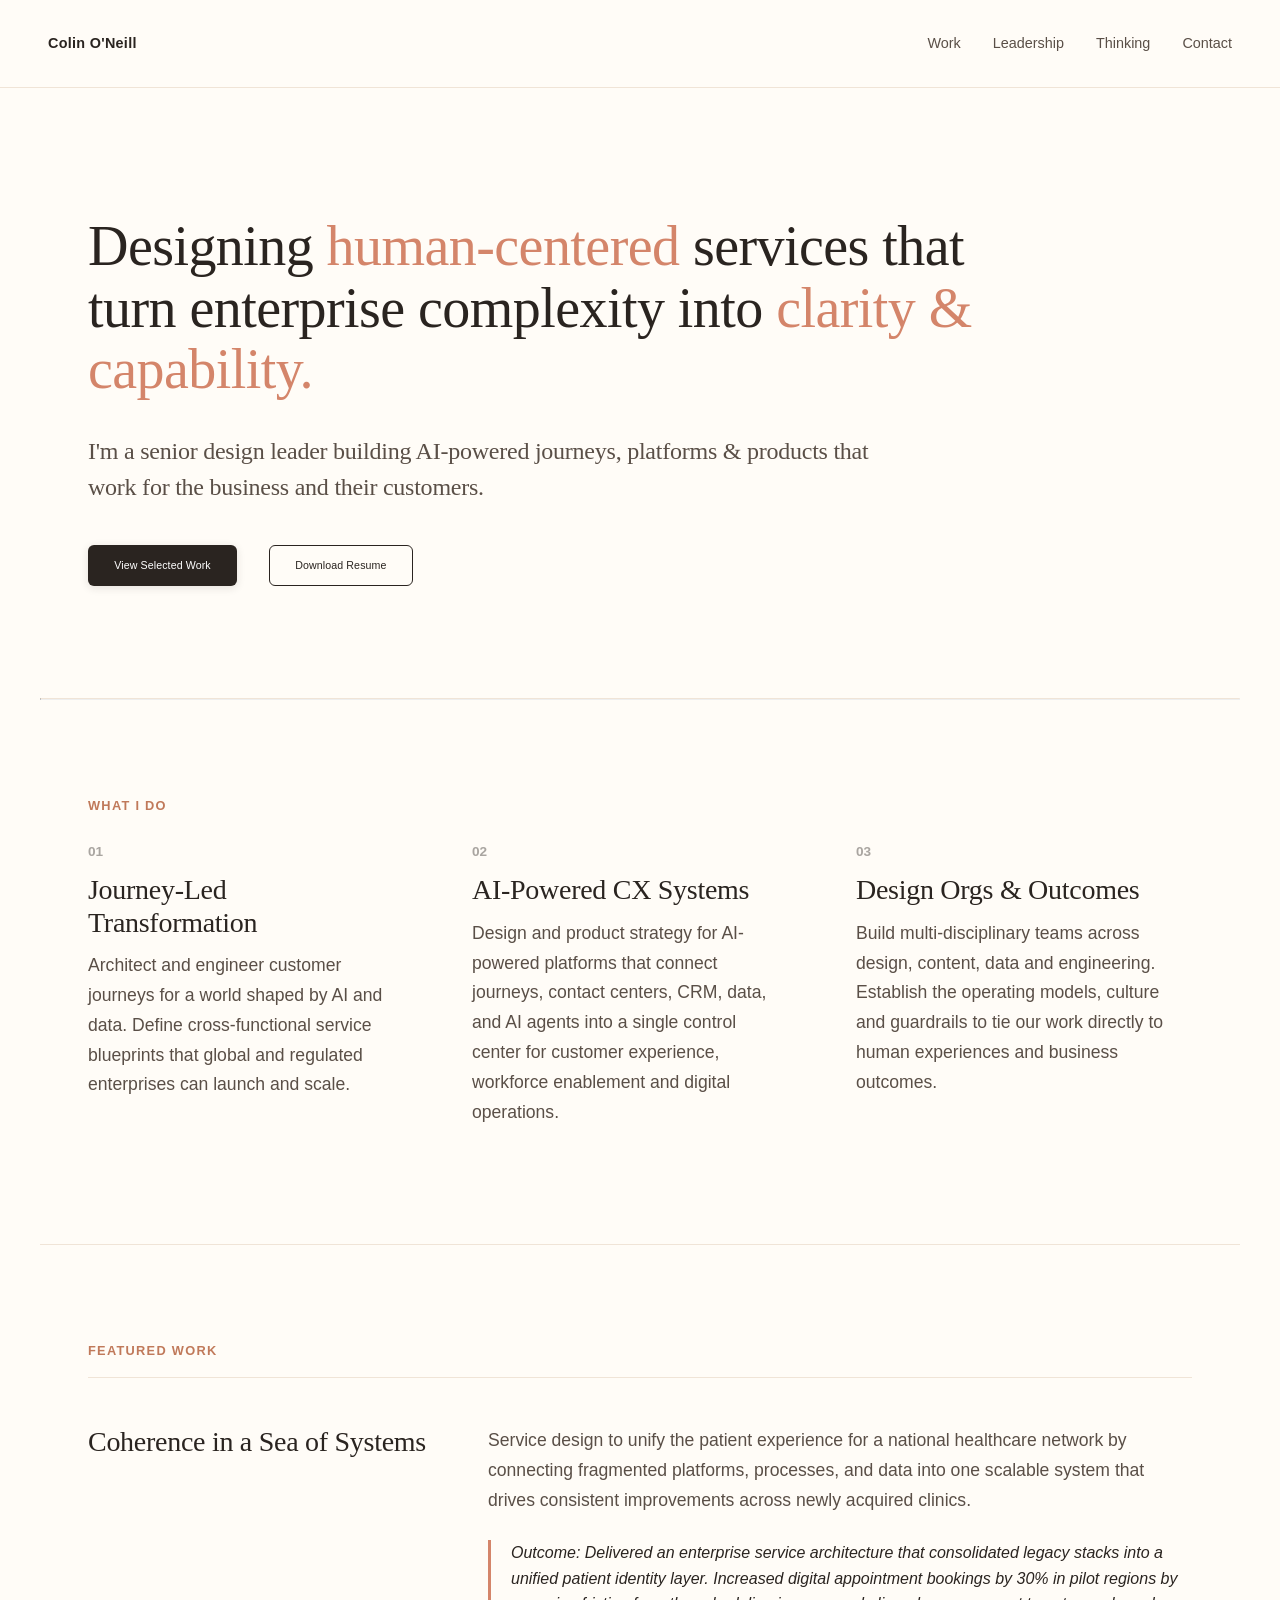
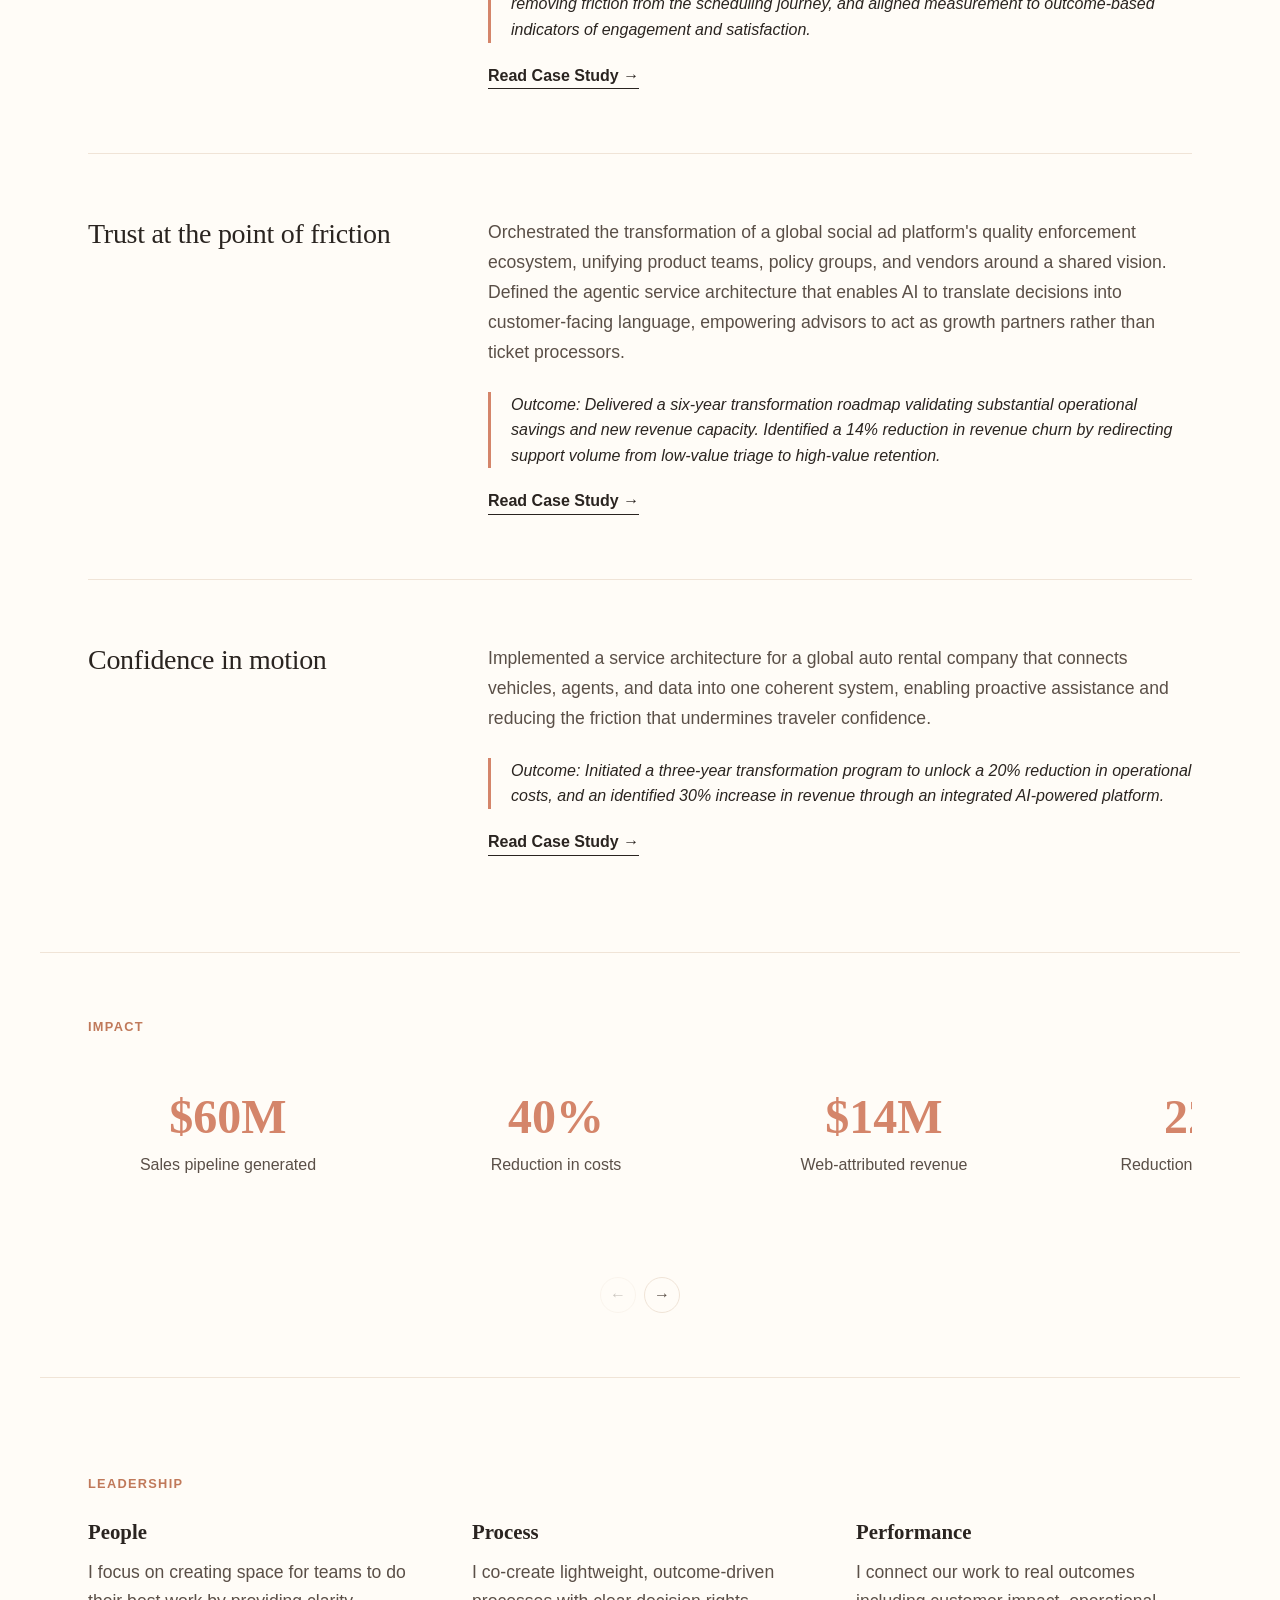
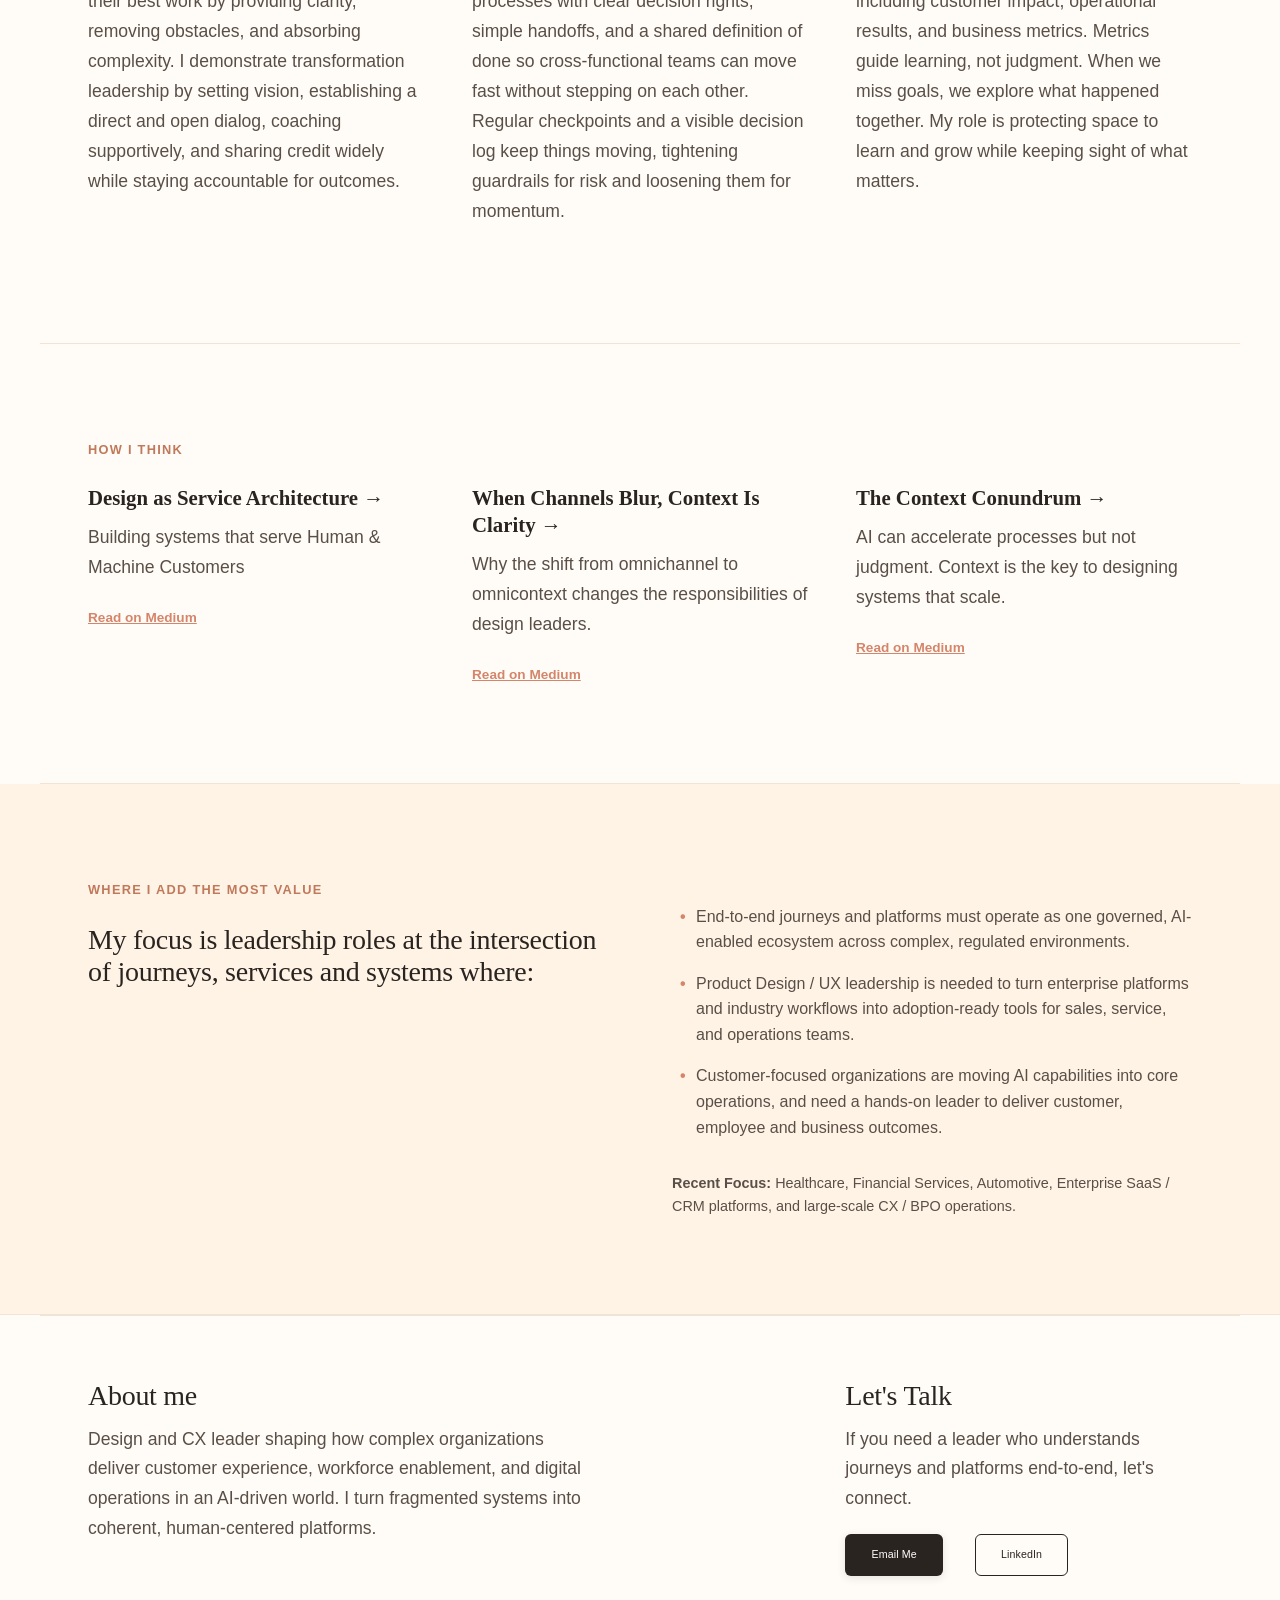
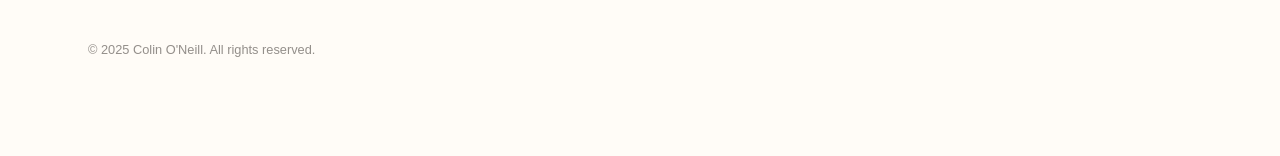
<file: index.html>
<!DOCTYPE html>
<html lang="en">
<head>
    <meta charset="UTF-8">
    <meta name="viewport" content="width=device-width, initial-scale=1.0">
    <title>Colin O'Neill - Design & CX Leader</title>

    <!-- SEO Meta Tags -->
    <meta name="description" content="Design and CX leader shaping how complex organizations deliver customer experience, workforce enablement, and digital operations in an AI-driven world. Expert in journey-led transformation and AI-powered CX systems.">
    <meta name="author" content="Colin O'Neill">
    <meta name="keywords" content="design leader, CX strategy, customer experience, AI-powered platforms, service design, journey transformation">

    <!-- Open Graph / Facebook -->
    <meta property="og:type" content="website">
    <meta property="og:url" content="https://www.colinoneill.net/">
    <meta property="og:title" content="Colin O'Neill - Design & CX Leader">
    <meta property="og:description" content="Senior design leader building AI-powered journeys, products and platforms that move the needle for customers and the business.">
    <meta property="og:site_name" content="Colin O'Neill Portfolio">

    <!-- Twitter Card -->
    <meta name="twitter:card" content="summary_large_image">
    <meta name="twitter:title" content="Colin O'Neill - Design & CX Leader">
    <meta name="twitter:description" content="Senior design leader building AI-powered journeys, products and platforms that move the needle for customers and the business.">

    <!-- External Stylesheet -->
    <link rel="stylesheet" href="styles.css">

    <style>
        /* --- INDEX-SPECIFIC STYLES --- */

        /* Override background color for index page */
        :root {
            --bg-color: #FFFCF7;
        }

        .container {
            max-width: var(--container-width);
            padding: 0 3rem;
        }

        .section { padding-top: 6rem; padding-bottom: 6rem; border-bottom: 1px solid var(--border-color); }
        .section-last { border-bottom: none; }

        /* Index-specific label color */
        .label {
            font-size: 0.8rem;
            color: #C0795A;
            margin-bottom: 1.5rem;
        }

        /* Index-specific typography */
        h1 { max-width: 900px; }
        h2 { font-size: 1.5rem; color: var(--text-secondary); font-weight: 400; margin-bottom: 2.5rem; max-width: 800px; line-height: 1.5; margin-top: 0; }
        h3 { font-size: 1.75rem; margin-bottom: 0.75rem; margin-top: 0; }
        p { margin-bottom: 1.25rem; font-size: 1.1rem; line-height: 1.7; }

        /* --- INDEX-SPECIFIC BUTTONS --- */
        .btn-group { display: flex; gap: 1rem; flex-wrap: wrap; }

        .btn {
            padding: 0.7rem 1.575rem;
            font-size: 0.665rem;
            border-radius: 6px;
            letter-spacing: 0.01em;
        }

        .btn-primary {
            box-shadow: 0 2px 8px rgba(42, 36, 32, 0.12);
        }

        .btn-primary:hover {
            box-shadow: 0 4px 12px rgba(212, 133, 106, 0.2);
            transform: translateY(-1px);
        }

        .btn-secondary {
            border: 1.5px solid var(--text-main);
        }

        .btn-secondary:hover {
            transform: translateY(-1px);
        }

        /* --- 1. HERO --- */
        header.container { margin-top: 8rem; padding-bottom: 5rem; }

        /* --- 2. DIVIDER LINE --- */
        .divider-line {
            border-top: 1px solid var(--border-color);
            margin: 2rem auto 0 auto;
            max-width: var(--container-width);
            padding: 0 3rem;
        }

        /* --- 3. PILLARS --- */
        .grid-3 {
            display: grid;
            grid-template-columns: repeat(3, 1fr);
            gap: 3rem;
        }
        .pillar-card { padding-right: 1.5rem; }
        .pillar-num { font-size: 0.85rem; font-weight: 600; margin-bottom: 0.75rem; display: block; opacity: 0.4; font-family: var(--font-family-body);}

        /* --- 4. FEATURED WORK --- */
        .work-header {
            display: flex;
            justify-content: space-between;
            align-items: flex-end;
            margin-bottom: 3rem;
            border-bottom: 1px solid var(--border-color);
        }
        .work-header .label {
            margin-bottom: 0;
            padding-bottom: 1rem;
        }
        .work-tabs {
            display: flex;
            gap: 0.5rem;
            position: relative;
            --indicator-left: 0px;
            --indicator-width: 0px;
        }
        .work-tabs::after {
            content: '';
            position: absolute;
            bottom: 0;
            left: var(--indicator-left);
            width: var(--indicator-width);
            height: 2px;
            background-color: var(--accent-green);
            transition: all 0.3s cubic-bezier(0.4, 0, 0.2, 1);
            pointer-events: none;
        }
        .work-tab {
            background: transparent;
            border: none;
            padding: 1rem 1.5rem;
            font-family: var(--font-family-body);
            font-size: 1rem;
            color: var(--text-secondary);
            cursor: pointer;
            transition: color 0.2s ease;
            font-weight: 500;
        }
        .work-tab:hover {
            color: var(--text-main);
        }
        .work-tab.active {
            color: var(--text-main);
        }
        .work-list { display: flex; flex-direction: column; gap: 4rem; }
        .work-card {
            display: grid;
            grid-template-columns: 1fr 2fr; /* Left title, right content */
            gap: 3rem;
            padding-bottom: 4rem;
            border-bottom: 1px solid var(--border-color);
        }
        .work-card:last-child { border-bottom: none; padding-bottom: 0; }

        .work-meta h3 { margin-top: 0; }
        .tag {
            font-size: 0.75rem;
            background: transparent;
            color: var(--text-secondary);
            padding: 0;
            border-radius: 0;
            display: inline-block;
            margin-bottom: 1rem;
            text-transform: uppercase;
            letter-spacing: 0.05em;
            font-weight: 600;
        }
        .outcome {
            margin-top: 1.5rem;
            padding-left: 1.25rem;
            border-left: 3px solid var(--accent-green);
            font-style: italic;
            color: var(--text-main);
        }
        .work-link {
            display: inline-block;
            margin-top: 1.25rem;
            font-weight: 600;
            border-bottom: 1px solid var(--text-main);
            transition: border-color 0.2s;
        }
        .work-link:hover {
            border-bottom-color: var(--accent-green);
            opacity: 1;
        }

        /* --- 5. METRICS --- */
        .metrics-container {
            position: relative;
        }
        .metrics-grid {
            display: flex;
            gap: 3rem;
            overflow-x: auto;
            -webkit-overflow-scrolling: touch;
            scrollbar-width: thin;
            scrollbar-color: var(--accent-green) var(--border-color);
            padding-bottom: 1rem;
            scroll-snap-type: x mandatory;
            scroll-padding: 0 calc(50% - 140px);
        }
        .metrics-nav {
            display: flex;
            gap: 0.5rem;
            justify-content: center;
            margin-top: 2rem;
        }
        .metrics-nav-arrow {
            background: transparent;
            border: 1px solid var(--border-color);
            width: 36px;
            height: 36px;
            border-radius: 50%;
            cursor: pointer;
            display: flex;
            align-items: center;
            justify-content: center;
            transition: all 0.2s ease;
            color: var(--text-secondary);
            font-size: 1rem;
        }
        .metrics-nav-arrow:hover {
            border-color: var(--accent-green);
            color: var(--accent-green);
            background: rgba(212, 133, 106, 0.05);
        }
        .metrics-nav-arrow:disabled {
            opacity: 0.3;
            cursor: not-allowed;
        }
        .metrics-nav-arrow:disabled:hover {
            border-color: var(--border-color);
            color: var(--text-secondary);
            background: transparent;
        }
        .metrics-grid::-webkit-scrollbar {
            height: 8px;
        }
        .metrics-grid::-webkit-scrollbar-track {
            background: var(--border-color);
            border-radius: 4px;
        }
        .metrics-grid::-webkit-scrollbar-thumb {
            background: var(--accent-green);
            border-radius: 4px;
        }
        .metrics-grid::-webkit-scrollbar-thumb:hover {
            background: var(--accent-olive);
        }
        .metrics-card {
            text-align: center;
            padding: 2rem 1rem;
            min-width: 280px;
            flex-shrink: 0;
            scroll-snap-align: center;
        }
        .metric-value {
            font-size: 3rem;
            font-weight: 600;
            color: var(--accent-green);
            font-family: var(--font-family-heading);
            display: block;
            margin-bottom: 0.75rem;
            line-height: 1;
        }
        .metric-label {
            font-size: 1rem;
            color: var(--text-secondary);
            line-height: 1.5;
        }
        .metric-subtitle {
            font-size: 0.85rem;
            color: var(--text-secondary);
            opacity: 0.7;
            margin-top: 0.5rem;
            line-height: 1.4;
        }
        .metric-secondary {
            margin-top: 1.5rem;
            padding-top: 1.5rem;
            border-top: 1px solid var(--border-color);
        }
        .metric-secondary .metric-value {
            font-size: 2rem;
        }

        /* Reduced padding for metrics section */
        .section.metrics-section {
            padding-top: 4rem;
            padding-bottom: 4rem;
        }

        /* Scroll-driven horizontal scroll wrapper */
        .metrics-scroll-wrapper {
            position: relative;
        }

        .metrics-sticky-container {
            /* Container for metrics content, no sticky positioning */
            position: relative;
        }

        /* --- 6. THOUGHT LEADERSHIP --- */
        .thought-card {
            background: transparent;
            border: none;
            padding: 0;
            transition: opacity 0.2s;
            display: block;
        }
        .thought-card:hover { opacity: 0.7; }
        .thought-title {
            font-weight: 600;
            font-size: 1.3rem;
            margin-bottom: 0.75rem;
            display: block;
            font-family: var(--font-family-heading);
            line-height: 1.3;
            color: var(--text-main);
        }
        .thought-link-label {
            display: inline-block;
            margin-top: 0.25rem;
            font-size: 0.85rem;
            font-weight: 600;
            color: var(--accent-green);
            text-decoration: underline;
            text-decoration-color: var(--accent-green);
        }

        /* --- 7. RIGHT FIT --- */
        .fit-section { background-color: #FFF3E6; } /* Soft warm peach */
        .fit-grid {
            display: grid;
            grid-template-columns: 1fr 1fr;
            gap: 4rem;
        }
        ul.fit-list { list-style: none; padding-left: 1.5rem; }
        ul.fit-list li { margin-bottom: 1rem; position: relative; color: var(--text-secondary); line-height: 1.6; }
        ul.fit-list li::before {
            content: "•";
            color: var(--accent-green);
            font-weight: bold;
            display: inline-block;
            width: 1em;
            margin-left: -1em;
        }

        /* --- 8. FOOTER --- */
        footer.container {
            text-align: left;
        }
        .footer-grid {
            display: grid;
            grid-template-columns: 2fr 1fr;
            gap: 4rem;
        }

        /* --- INDEX-SPECIFIC NAVIGATION --- */
        nav .nav-links {
            display: flex;
            gap: 2rem;
        }
        nav .nav-links a {
            font-size: 0.9rem;
            color: var(--text-secondary);
            text-decoration: underline;
            text-decoration-color: transparent;
            transition: text-decoration-color 0.2s;
        }
        nav .nav-links a:hover {
            text-decoration-color: var(--text-secondary);
            opacity: 1;
        }

        /* Hamburger menu */
        .hamburger {
            display: none;
            flex-direction: column;
            background: none;
            border: none;
            cursor: pointer;
            padding: 0;
            z-index: 1000;
        }
        .hamburger span {
            width: 24px;
            height: 2px;
            background-color: var(--text-main);
            margin: 3px 0;
            transition: all 0.3s ease;
            border-radius: 2px;
        }
        .hamburger.active span:nth-child(1) {
            transform: rotate(45deg) translate(7px, 7px);
        }
        .hamburger.active span:nth-child(2) {
            opacity: 0;
        }
        .hamburger.active span:nth-child(3) {
            transform: rotate(-45deg) translate(7px, -7px);
        }

        /* --- MOBILE RESPONSIVE --- */
        @media (max-width: 768px) {
            h1 { font-size: 2.25rem; }
            .grid-3, .work-card, .fit-grid, .footer-grid { grid-template-columns: 1fr; }
            .work-card { gap: 1.5rem; }
            header.container { margin-top: 4rem; }
            .container { padding: 0 2rem; }
            .metric-value { font-size: 2.5rem; }
            .metric-secondary .metric-value { font-size: 1.75rem; }
            .metrics-card { min-width: 240px; }
            /* Center metrics in viewport on mobile */
            .metrics-grid {
                padding-left: calc(50vw - 120px);
                padding-right: calc(50vw - 120px);
                scroll-padding: 0 calc(50vw - 120px);
            }
            /* Reduce section spacing on mobile for better vertical rhythm */
            .section {
                padding-top: 3.5rem;
                padding-bottom: 3.5rem;
            }
            /* Metrics section slightly tighter */
            .section.metrics-section {
                padding-top: 3rem;
                padding-bottom: 3rem;
            }

            /* Mobile navigation */
            nav {
                padding: 1.5rem 2rem;
                position: relative;
            }
            .hamburger {
                display: flex;
            }
            nav .nav-links {
                position: absolute;
                top: 100%;
                left: 0;
                right: 0;
                background-color: var(--bg-color);
                flex-direction: column;
                padding: 2rem;
                gap: 1.5rem;
                display: none;
                border-bottom: 1px solid var(--border-color);
                box-shadow: 0 4px 12px rgba(0, 0, 0, 0.05);
            }
            nav .nav-links.active {
                display: flex;
            }
            .nav-links a {
                font-size: 1.1rem;
                padding: 0.5rem 0;
            }
        }
    </style>
</head>
<body>

    <nav>
        <div class="logo">Colin O'Neill</div>
        <button class="hamburger" id="hamburger" aria-label="Toggle menu">
            <span></span>
            <span></span>
            <span></span>
        </button>
        <div class="nav-links" id="navLinks">
            <a href="#work">Work</a>
            <a href="#leadership">Leadership</a>
            <a href="#thinking">Thinking</a>
            <a href="#contact">Contact</a>
        </div>
    </nav>

    <header class="container">
        <h1>Designing <span class="accent">human-centered</span> services that turn enterprise complexity into <span class="accent">clarity & capability.</span></h1>
        <h2>I'm a senior design leader building AI-powered journeys, platforms & products that work for the business and their customers.</h2>
        <div class="btn-group">
            <a href="#work" class="btn btn-primary">View Selected Work</a>
            <a href="#" class="btn btn-secondary">Download Resume</a>
        </div>
    </header>

    <hr class="divider-line">

    <section class="section container">
        <span class="label">What I Do</span>
        <div class="grid-3">
            <div class="pillar-card">
                <span class="pillar-num">01</span>
                <h3>Journey-Led Transformation</h3>
                <p>Architect and engineer customer journeys for a world shaped by AI and data. Define cross-functional service blueprints that global and regulated enterprises can launch and scale.</p>
            </div>
            <div class="pillar-card">
                <span class="pillar-num">02</span>
                <h3>AI-Powered CX Systems</h3>
                <p>Design and product strategy for AI-powered platforms that connect journeys, contact centers, CRM, data, and AI agents into a single control center for customer experience, workforce enablement and digital operations.</p>
            </div>
            <div class="pillar-card">
                <span class="pillar-num">03</span>
                <h3>Design Orgs & Outcomes</h3>
                <p>Build multi-disciplinary teams across design, content, data and engineering. Establish the operating models, culture and guardrails to tie our work directly to human experiences and business outcomes.</p>
            </div>
        </div>
    </section>

    <section id="work" class="section container">
        <div class="work-header">
            <span class="label">Featured Work</span>
            <!-- Tab navigation temporarily hidden - will be restored when Product tab returns -->
            <div class="work-tabs" style="display: none;">
                <button class="work-tab active" data-category="journeys">Journeys</button>
                <!-- Product tab temporarily hidden - will be restored in future version -->
                <button class="work-tab" data-category="product" style="display: none;">Product</button>
            </div>
        </div>
        <div class="work-list" id="workList">
            <!-- Work items loaded dynamically from featured-work.json -->
        </div>
    </section>

    <section class="section metrics-section container" id="metricsSection">
        <div class="metrics-scroll-wrapper">
            <div class="metrics-sticky-container">
                <span class="label">Impact</span>
                <div class="metrics-container">
                    <div class="metrics-grid" id="metricsGrid">
                <div class="metrics-card">
                    <span class="metric-value">$60M</span>
                    <p class="metric-label">Sales pipeline generated</p>
                    <!-- <p class="metric-subtitle">From AI-powered platform GTM initiatives</p> -->
                </div>
                <div class="metrics-card">
                    <span class="metric-value">40%</span>
                    <p class="metric-label">Reduction in costs</p>
                    <!-- <p class="metric-subtitle">Operational efficiency gains</p> -->
                </div>
                <div class="metrics-card">
                    <span class="metric-value">$14M</span>
                    <p class="metric-label">Web-attributed revenue</p>
                    <!-- <p class="metric-subtitle">Digital journey optimization impact</p> -->
                </div>
                <div class="metrics-card">
                    <span class="metric-value">22%</span>
                    <p class="metric-label">Reduction in support calls</p>
                    <!-- <p class="metric-subtitle">Self-service enablement</p> -->
                </div>
                <div class="metrics-card">
                    <span class="metric-value">26%</span>
                    <p class="metric-label">Increase in engagement</p>
                    <!-- <p class="metric-subtitle">Personalization and rewards programs</p> -->
                </div>
                <div class="metrics-card">
                    <span class="metric-value">30%</span>
                    <p class="metric-label">Increase in self-service interactions</p>
                    <!-- <p class="metric-subtitle">AI agent and automation adoption</p> -->
                </div>
            </div>
            <div class="metrics-nav">
                <button class="metrics-nav-arrow" id="scrollLeft" aria-label="Scroll left">←</button>
                <button class="metrics-nav-arrow" id="scrollRight" aria-label="Scroll right">→</button>
            </div>
        </div>
            </div>
        </div>
    </section>

    <section id="leadership" class="section container">
        <span class="label">Leadership</span>
        <div class="grid-3">
            <div class="thought-card">
                <span class="thought-title">People</span>
                <p>I focus on creating space for teams to do their best work by providing clarity, removing obstacles, and absorbing complexity. I demonstrate transformation leadership by setting vision, establishing a direct and open dialog, coaching supportively, and sharing credit widely while staying accountable for outcomes.</p>
            </div>
            <div class="thought-card">
                <span class="thought-title">Process</span>
                <p>I co-create lightweight, outcome-driven processes with clear decision rights, simple handoffs, and a shared definition of done so cross-functional teams can move fast without stepping on each other. Regular checkpoints and a visible decision log keep things moving, tightening guardrails for risk and loosening them for momentum.</p>
            </div>
            <div class="thought-card">
                <span class="thought-title">Performance</span>
                <p>I connect our work to real outcomes including customer impact, operational results, and business metrics. Metrics guide learning, not judgment. When we miss goals, we explore what happened together. My role is protecting space to learn and grow while keeping sight of what matters.</p>
            </div>
        </div>
    </section>

    <section id="thinking" class="section container">
        <span class="label">How I Think</span>
        <div class="grid-3">
            <a href="https://medium.com/@oneill_colin/design-as-service-architecture-serving-human-and-machine-customers-0b2cfeb0b13a" target="_blank" rel="noopener noreferrer" class="thought-card">
                <span class="thought-title">Design as Service Architecture →</span>
                <p>Building systems that serve Human & Machine Customers</p>
                <span class="thought-link-label">Read on Medium</span>
            </a>
            <a href="https://medium.com/@oneill_colin/when-channels-blur-context-is-clarity-23f909cce491" target="_blank" rel="noopener noreferrer" class="thought-card">
                <span class="thought-title">When Channels Blur, Context Is Clarity →</span>
                <p>Why the shift from omnichannel to omnicontext changes the responsibilities of design leaders.</p>
                <span class="thought-link-label">Read on Medium</span>
            </a>
            <a href="https://medium.com/@oneill_colin/the-context-conundrum-4eb145a3e1dd" target="_blank" rel="noopener noreferrer" class="thought-card">
                <span class="thought-title">The Context Conundrum →</span>
                <p>AI can accelerate processes but not judgment. Context is the key to designing systems that scale.</p>
                <span class="thought-link-label">Read on Medium</span>
            </a>
        </div>
    </section>

    <section class="section fit-section">
        <div class="container">
            <div class="fit-grid">
                <div>
                    <span class="label">Where I add the most value</span>
                    <h3>My focus is leadership roles at the intersection of journeys, services and systems where:</h3>
                </div>
                <div>
                    <ul class="fit-list">
                        <li>End-to-end journeys and platforms must operate as one governed, AI-enabled ecosystem across complex, regulated environments.</li>
                        <li>Product Design / UX leadership is needed to turn enterprise platforms and industry workflows into adoption-ready tools for sales, service, and operations teams.</li>
                        <li>Customer-focused organizations are moving AI capabilities into core operations, and need a hands-on leader to deliver customer, employee and business outcomes.</li>
                    </ul>
                    <div style="margin-top: 2rem; font-size: 0.9rem; color: var(--text-secondary);">
                        <strong>Recent Focus:</strong> Healthcare, Financial Services, Automotive, Enterprise SaaS / CRM platforms, and large-scale CX / BPO operations.
                    </div>
                </div>
            </div>
        </div>
    </section>

    <footer id="contact" class="section-last container" style="padding: 4rem 3rem 6rem 3rem;">
        <div class="footer-grid">
            <div>
                <h3>About me</h3>
                <p style="max-width: 500px;">Design and CX leader shaping how complex organizations deliver customer experience, workforce enablement, and digital operations in an AI-driven world. I turn fragmented systems into coherent, human-centered platforms.</p>
            </div>
            <div>
                <h3>Let's Talk</h3>
                <p>If you need a leader who understands journeys and platforms end-to-end, let's connect.</p>
                <div class="btn-group">
                    <a href="mailto:colin@colinoneill.net" class="btn btn-primary">Email Me</a>
                    <a href="https://www.linkedin.com/in/oneillcolin/" target="_blank" rel="noopener noreferrer" class="btn btn-secondary">LinkedIn</a>
                </div>
            </div>
        </div>
        <div style="margin-top: 4rem; opacity: 0.5; font-size: 0.8rem;">
            © 2025 Colin O'Neill. All rights reserved.
        </div>
    </footer>

    <script>
        // Metrics scroll navigation
        const metricsGrid = document.getElementById('metricsGrid');
        const scrollLeftBtn = document.getElementById('scrollLeft');
        const scrollRightBtn = document.getElementById('scrollRight');
        const metricsSection = document.getElementById('metricsSection');

        if (metricsGrid && scrollLeftBtn && scrollRightBtn) {
            const SCROLL_AMOUNT = 300;

            // Update button states
            function updateButtonStates() {
                const scrollLeft = metricsGrid.scrollLeft;
                const maxScroll = metricsGrid.scrollWidth - metricsGrid.clientWidth;

                scrollLeftBtn.disabled = scrollLeft <= 0;
                scrollRightBtn.disabled = scrollLeft >= maxScroll - 1;
            }

            // Button click handlers with smooth scrolling
            scrollLeftBtn.addEventListener('click', () => {
                const targetScroll = Math.max(0, metricsGrid.scrollLeft - SCROLL_AMOUNT);
                metricsGrid.scrollTo({
                    left: targetScroll,
                    behavior: 'smooth'
                });
            });

            scrollRightBtn.addEventListener('click', () => {
                const maxScroll = metricsGrid.scrollWidth - metricsGrid.clientWidth;
                const targetScroll = Math.min(maxScroll, metricsGrid.scrollLeft + SCROLL_AMOUNT);
                metricsGrid.scrollTo({
                    left: targetScroll,
                    behavior: 'smooth'
                });
            });

            // Update button states on scroll
            metricsGrid.addEventListener('scroll', updateButtonStates, { passive: true });

            // Update on resize
            window.addEventListener('resize', updateButtonStates, { passive: true });

            // Initial update
            updateButtonStates();
        }

        // Mobile navigation toggle
        const hamburger = document.getElementById('hamburger');
        const navLinks = document.getElementById('navLinks');

        if (hamburger && navLinks) {
            hamburger.addEventListener('click', () => {
                hamburger.classList.toggle('active');
                navLinks.classList.toggle('active');
            });

            // Close menu when a link is clicked
            navLinks.querySelectorAll('a').forEach(link => {
                link.addEventListener('click', () => {
                    hamburger.classList.remove('active');
                    navLinks.classList.remove('active');
                });
            });
        }
    </script>

    <script>
        // Inlined featured work data (eliminates HTTP request)
        const featuredWorkData = {
            "workItems": [
                {
                    "id": "coherence-patient-systems",
                    "title": "Coherence in a Sea of Systems",
                    "description": "Service design to unify the patient experience for a national healthcare network by connecting fragmented platforms, processes, and data into one scalable system that drives consistent improvements across newly acquired clinics.",
                    "outcome": "Delivered an enterprise service architecture that consolidated legacy stacks into a unified patient identity layer. Increased digital appointment bookings by 30% in pilot regions by removing friction from the scheduling journey, and aligned measurement to outcome-based indicators of engagement and satisfaction.",
                    "caseStudyLink": "coherence-patient-systems.html",
                    "category": "journeys",
                    "active": true
                },
                {
                    "id": "trust-friction",
                    "title": "Trust at the point of friction",
                    "description": "Orchestrated the transformation of a global social ad platform's quality enforcement ecosystem, unifying product teams, policy groups, and vendors around a shared vision. Defined the agentic service architecture that enables AI to translate decisions into customer-facing language, empowering advisors to act as growth partners rather than ticket processors.",
                    "outcome": "Delivered a six-year transformation roadmap validating substantial operational savings and new revenue capacity. Identified a 14% reduction in revenue churn by redirecting support volume from low-value triage to high-value retention.",
                    "caseStudyLink": "social-ad-platform-case-study.html",
                    "category": "journeys",
                    "active": true
                },
                {
                    "id": "confidence-motion",
                    "title": "Confidence in motion",
                    "description": "Implemented a service architecture for a global auto rental company that connects vehicles, agents, and data into one coherent system, enabling proactive assistance and reducing the friction that undermines traveler confidence.",
                    "outcome": "Initiated a three-year transformation program to unlock a 20% reduction in operational costs, and an identified 30% increase in revenue through an integrated AI-powered platform.",
                    "caseStudyLink": "confidence-in-motion.html",
                    "category": "journeys",
                    "active": true
                },
                {
                    "id": "empowering-life-motion",
                    "title": "Empowering a life in motion",
                    "description": "Led a strategic journey program to unify a major membership organization's fragmented experience across UX, content, benefits, and digital services. Implemented a foundational design system to integrate features and services into key journeys, activated siloed programs as a suite of mobile apps and delivered a membership roadmap creating coherence across previously siloed teams and touchpoints.",
                    "outcome": "26% increase in members earning rewards points for primary activities. Defined the organization's personalization platform architecture with 12 user states and 14 activity metrics enabling 168 unique personalized experiences across all digital properties.",
                    "caseStudyLink": "empowering-a-life-in-motion.html",
                    "category": "journeys",
                    "active": false
                },
                {
                    "id": "aarp-product",
                    "title": "AARP Digital Platform",
                    "description": "Product design and strategy for a next-generation member engagement platform serving 38 million members. Led the transformation of legacy systems into a unified digital experience integrating benefits, advocacy tools, and personalized content delivery.",
                    "outcome": "Delivered a scalable product architecture enabling personalized member experiences across web and mobile. Defined the product roadmap and design system that unified 15+ disparate touchpoints into one cohesive platform.",
                    "caseStudyLink": "aarp-case-study.html",
                    "category": "product",
                    "active": true
                },
                {
                    "id": "toyota-product",
                    "title": "Toyota Connected Services",
                    "description": "Product strategy and UX design for an automotive connected services platform integrating vehicle data, mobile applications, and dealer systems. Created the service architecture connecting vehicles, drivers, and service centers into one intelligent ecosystem.",
                    "outcome": "Launched a comprehensive connected vehicle platform driving increased customer engagement and service retention. Established design patterns and product frameworks adopted across multiple vehicle lines.",
                    "caseStudyLink": "toyota-case-study.html",
                    "category": "product",
                    "active": true
                },
                {
                    "id": "tbd-product",
                    "title": "Enterprise Platform - TBD",
                    "description": "Product design leadership for a complex enterprise platform addressing multi-stakeholder workflows and data integration challenges. Defined product vision and user experience architecture for scalable B2B solutions.",
                    "outcome": "Delivered foundational product capabilities enabling enterprise adoption and workflow automation. Created design standards and interaction patterns supporting future platform expansion.",
                    "caseStudyLink": "tbd-case-study.html",
                    "category": "product",
                    "active": true
                }
            ]
        };

        // Render featured work items by category
        function loadFeaturedWork(category = 'journeys') {
            const workList = document.getElementById('workList');

            // Filter by active status and category
            const filteredItems = featuredWorkData.workItems.filter(item =>
                item.active && item.category === category
            );

            // Clear existing items
            workList.innerHTML = '';

            // Render each work item using DocumentFragment for better performance
            const fragment = document.createDocumentFragment();

            filteredItems.forEach(item => {
                const article = document.createElement('article');
                article.className = 'work-card';

                article.innerHTML = `
                    <div class="work-meta">
                        <h3>${item.title}</h3>
                    </div>
                    <div class="work-content">
                        <p>${item.description}</p>
                        <div class="outcome">Outcome: ${item.outcome}</div>
                        <a href="${item.caseStudyLink}" class="work-link">Read Case Study →</a>
                    </div>
                `;

                fragment.appendChild(article);
            });

            workList.appendChild(fragment);
        }

        // Update tab indicator position
        function updateTabIndicator() {
            const activeTab = document.querySelector('.work-tab.active');
            const tabsContainer = document.querySelector('.work-tabs');

            if (activeTab && tabsContainer) {
                const containerRect = tabsContainer.getBoundingClientRect();
                const activeRect = activeTab.getBoundingClientRect();
                const left = activeRect.left - containerRect.left;
                const width = activeRect.width;

                // Update the ::after pseudo-element via CSS custom properties
                tabsContainer.style.setProperty('--indicator-left', `${left}px`);
                tabsContainer.style.setProperty('--indicator-width', `${width}px`);
            }
        }

        // Handle tab switching
        function switchTab(category, updateURL = true) {
            // Update active tab styling
            const tabs = document.querySelectorAll('.work-tab');
            tabs.forEach(tab => {
                if (tab.dataset.category === category) {
                    tab.classList.add('active');
                } else {
                    tab.classList.remove('active');
                }
            });

            // Update indicator position
            updateTabIndicator();

            // Load work items for selected category
            loadFeaturedWork(category);

            // Update URL hash (1 for journeys, 2 for product)
            if (updateURL) {
                const hashMap = { 'journeys': '1', 'product': '2' };
                const newHash = hashMap[category];

                // Remove query params when manually switching tabs
                const newURL = window.location.pathname + '#' + newHash;
                history.pushState(null, '', newURL);
            }
        }

        // Get category from URL query parameter or hash
        function getCategoryFromHash() {
            // First check for query parameter (?tab=journeys or ?tab=product)
            const urlParams = new URLSearchParams(window.location.search);
            const tabParam = urlParams.get('tab');
            if (tabParam === 'journeys' || tabParam === 'product') {
                return tabParam;
            }

            // Fall back to hash for backwards compatibility
            const hash = window.location.hash.replace('#', '');
            if (hash === '1' || hash === 'work') return 'journeys';
            if (hash === '2') return 'product';

            return 'journeys'; // Default to journeys
        }

        // Initialize tabs and load work items when DOM is ready
        document.addEventListener('DOMContentLoaded', function() {
            // Capture if we need to scroll BEFORE switchTab changes the hash
            const shouldScrollToWork = (window.location.hash === '#work');

            // Set initial category from hash or default to journeys
            const initialCategory = getCategoryFromHash();
            switchTab(initialCategory);

            // Add click handlers to tabs
            const tabs = document.querySelectorAll('.work-tab');
            tabs.forEach(tab => {
                tab.addEventListener('click', function() {
                    switchTab(this.dataset.category);
                });
            });

            // Handle browser back/forward (popstate from pushState)
            window.addEventListener('popstate', function() {
                const category = getCategoryFromHash();
                switchTab(category, false); // Don't update URL to avoid loop
            });

            // Also handle direct hash changes (for backwards compatibility)
            window.addEventListener('hashchange', function() {
                const category = getCategoryFromHash();
                switchTab(category, false); // Don't update URL to avoid loop
            });

            // Update indicator on window resize
            window.addEventListener('resize', updateTabIndicator, { passive: true });

            // Scroll to work section if returning from case study
            if (shouldScrollToWork) {
                requestAnimationFrame(function() {
                    requestAnimationFrame(function() {
                        const workSection = document.getElementById('work');
                        if (workSection) {
                            workSection.scrollIntoView({ behavior: 'smooth', block: 'start' });
                        }
                    });
                });
            }
        });
    </script>

</body>
</html>
</file>
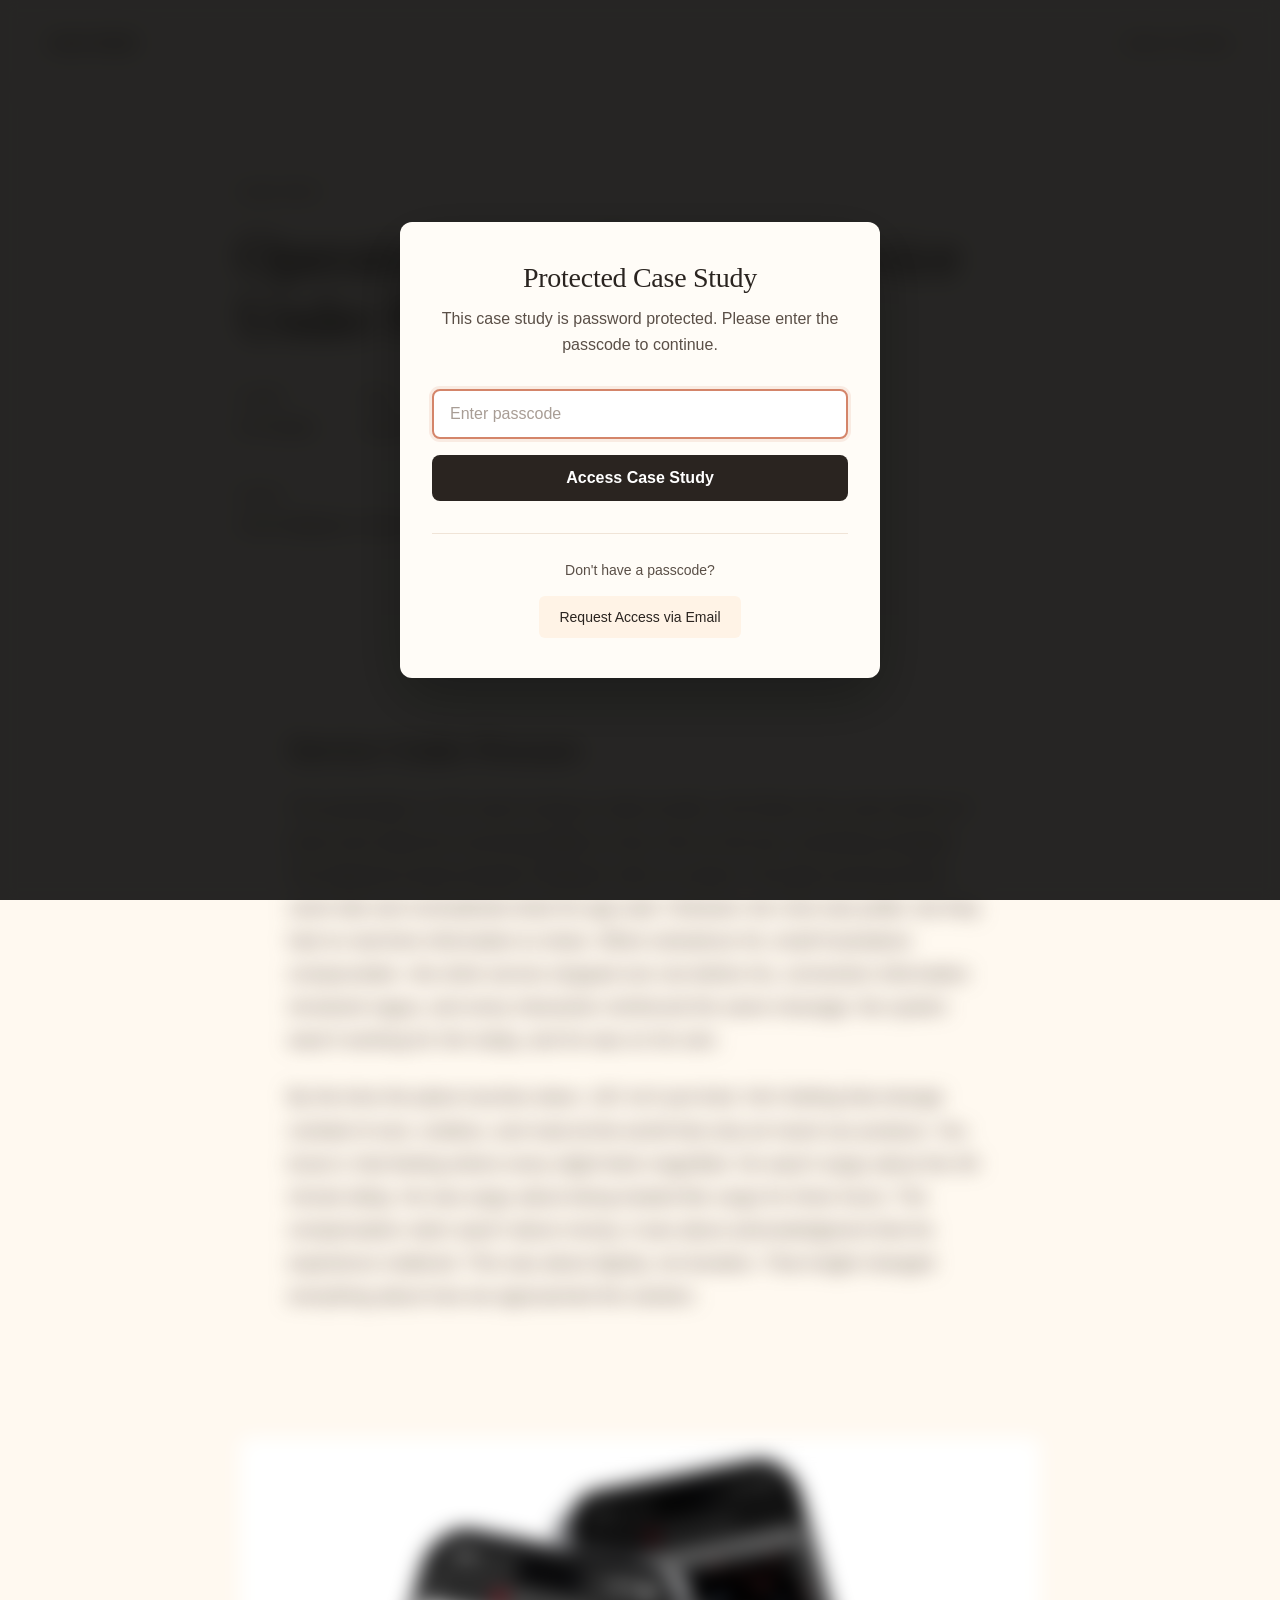
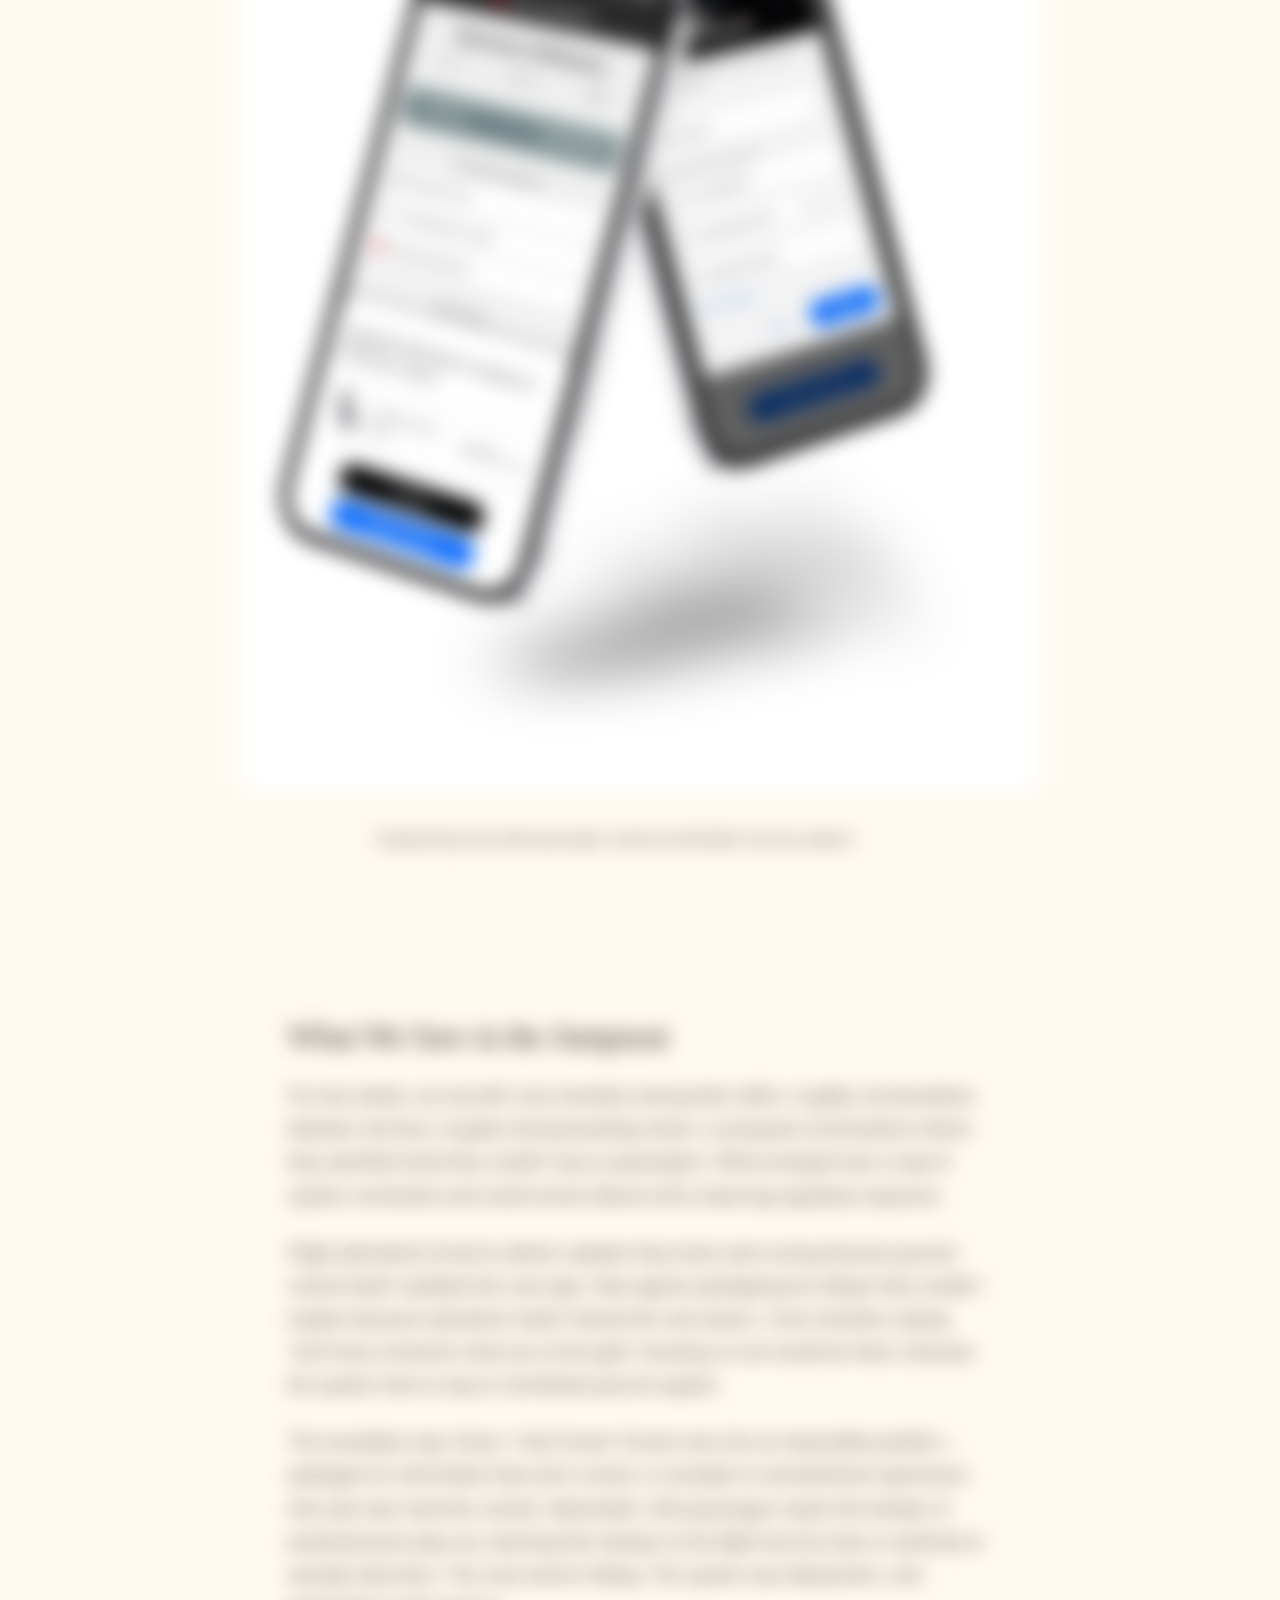
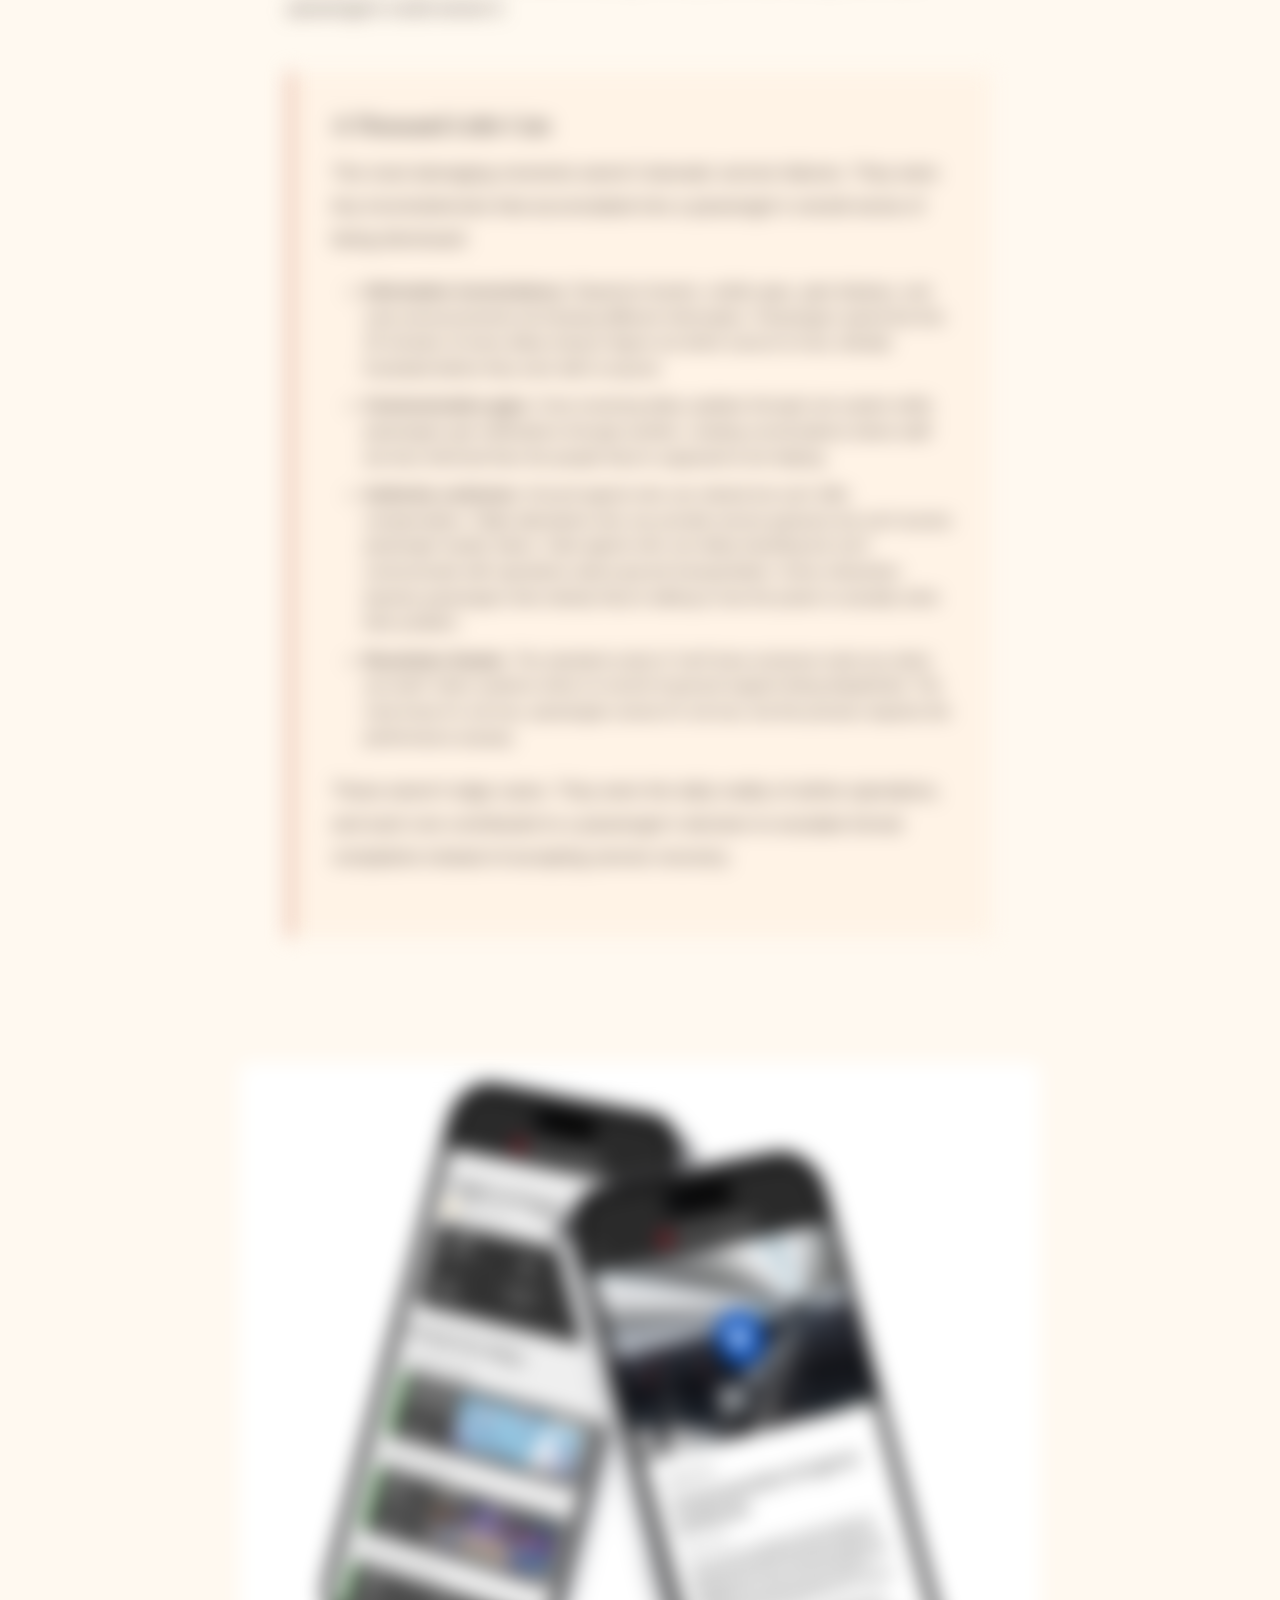
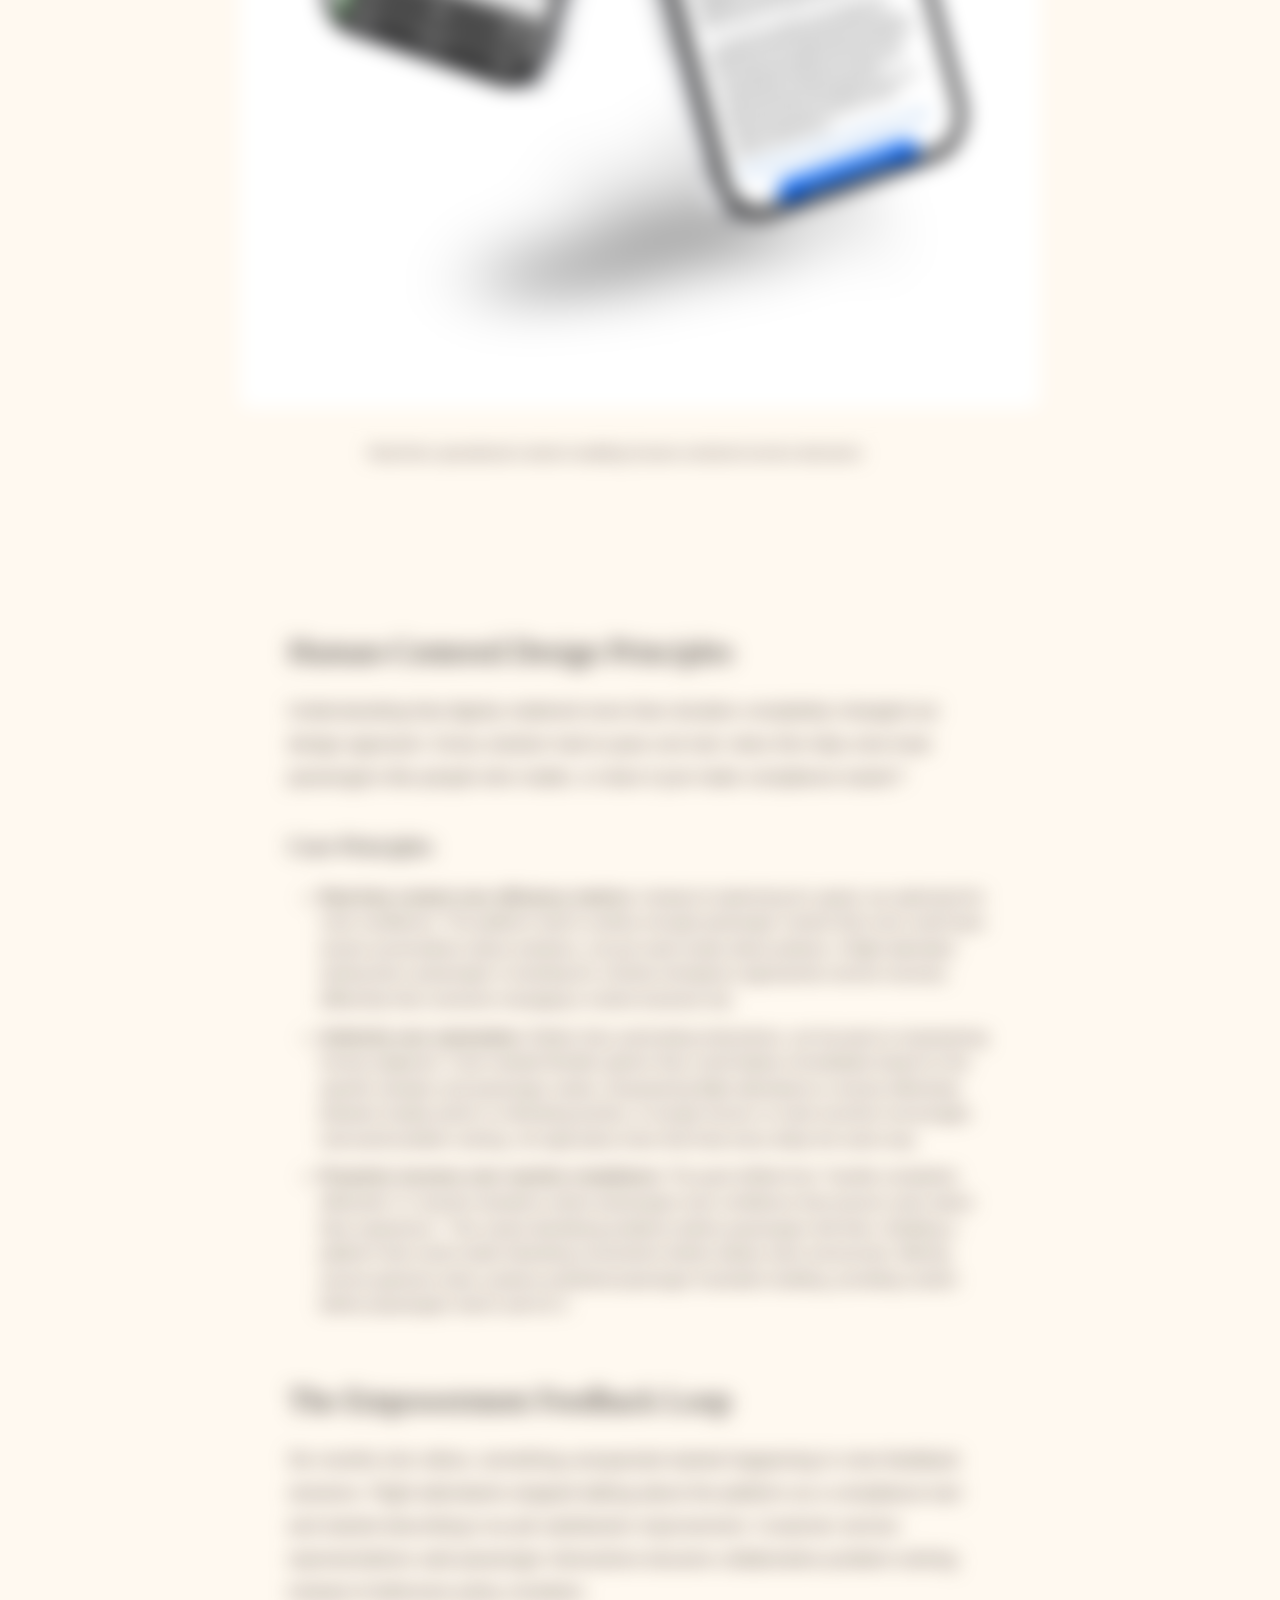
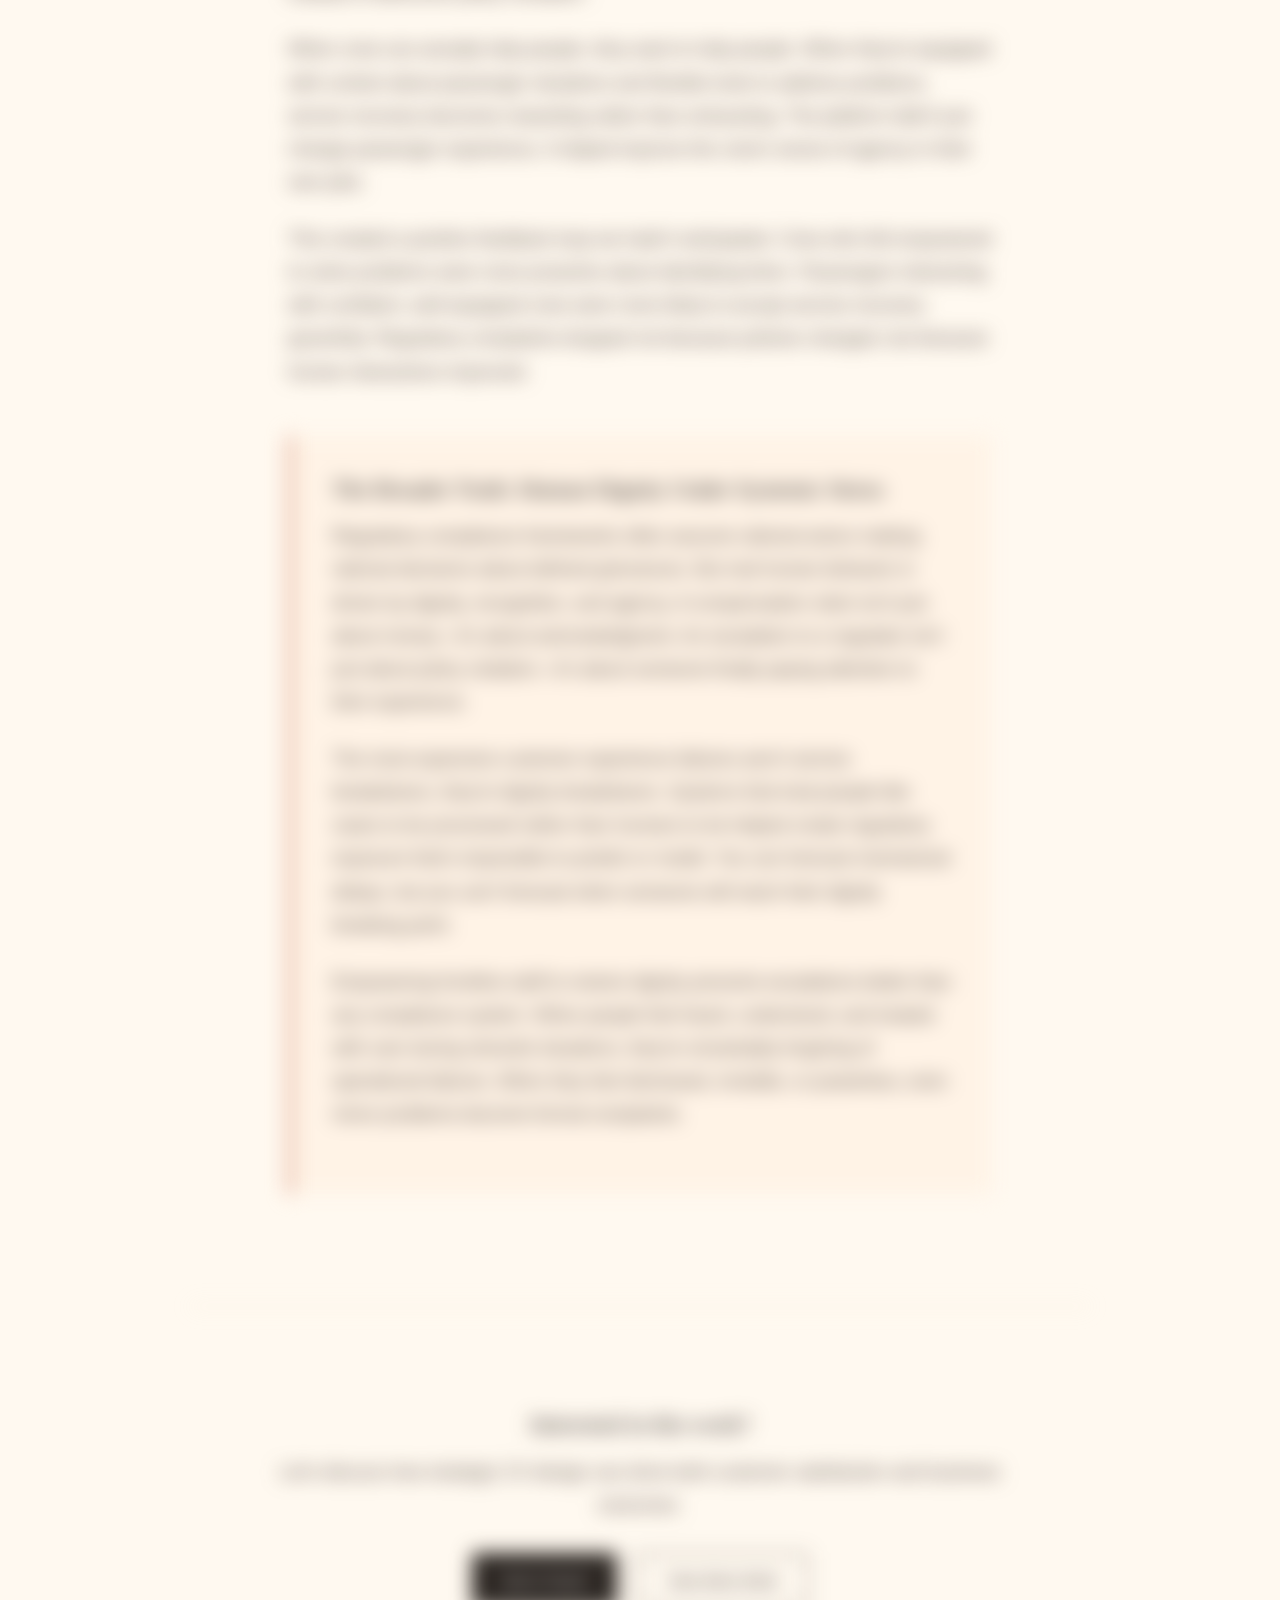
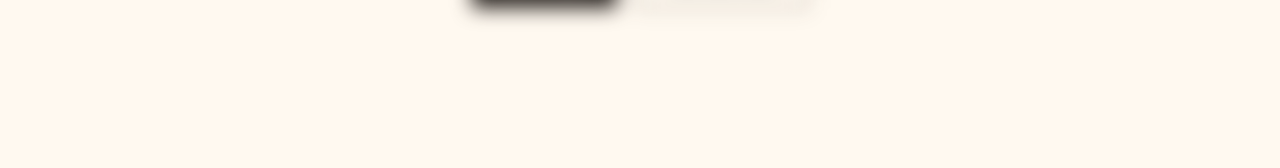
<file: air-canada-case-study.html>
<!DOCTYPE html>
<html lang="en">
<head>
    <meta charset="UTF-8">
    <meta name="viewport" content="width=device-width, initial-scale=1.0">
    <title>Operational Intelligence: Service Under Pressure | Air Canada Case Study</title>

    <!-- SEO Meta Tags -->
    <meta name="description" content="Operational intelligence platform for Air Canada crew, enabling real-time passenger context, service recovery tools, and proactive customer communication during service disruptions.">
    <meta name="author" content="Colin O'Neill">
    <meta name="keywords" content="airline CX, operational intelligence, service recovery, crew tools, passenger experience, airline digital transformation">

    <!-- Open Graph / Facebook -->
    <meta property="og:type" content="article">
    <meta property="og:url" content="https://www.colinoneill.net/air-canada-case-study.html">
    <meta property="og:title" content="Operational Intelligence: Service Under Pressure | Colin O'Neill">
    <meta property="og:description" content="Crew intelligence platform transforming airline service recovery with real-time passenger context and proactive communication.">
    <meta property="og:site_name" content="Colin O'Neill Portfolio">

    <!-- Twitter Card -->
    <meta name="twitter:card" content="summary_large_image">
    <meta name="twitter:title" content="Operational Intelligence: Service Under Pressure">
    <meta name="twitter:description" content="Transforming airline crew tools for superior service recovery and passenger experience.">

    <!-- External Stylesheet -->
    <link rel="stylesheet" href="styles.css">

    <!-- Password Protection -->
    <link rel="stylesheet" href="password-protection.css">
</head>
<body>

    <nav>
        <a href="index.html#work" class="logo">Colin O'Neill</a>
        <a href="index.html#work" class="back-link">← Back to Portfolio</a>
    </nav>

    <header class="case-study-header container">
        <span class="label">Case Study</span>
        <h1>Operational Intelligence: Service Under Pressure</h1>

        <div class="case-study-meta">
            <div class="meta-item">
                <span class="meta-label">Client</span>
                <span class="meta-value">Air Canada</span>
            </div>
            <div class="meta-item">
                <span class="meta-label">Role</span>
                <span class="meta-value">Lead Product Designer / CX Strategy</span>
            </div>
            <div class="meta-item">
                <span class="meta-label">Year</span>
                <span class="meta-value">2023-2024</span>
            </div>
            <div class="meta-item">
                <span class="meta-label">Focus</span>
                <span class="meta-value">Crew Intelligence, Service Recovery, Passenger Experience</span>
            </div>
        </div>
    </header>

    <section class="section">
        <div class="container content-section">
            <h2>Service Under Pressure</h2>
            <p>The passenger in 14C wasn't trying to make trouble. He'd flown this route dozens of times and made the connecting flight on time. But on this trip, something changed. The departure board showed "Delayed" with no context. The gate announcement came late and contradicted what his app said. Onboard, the crew was polite, but they had no real-time information to share. When turbulence hit, small frustrations compounded—the drink service stopped one row before his, connection information remained vague, and every interaction reinforced the same message: the system wasn't working for him today, and he was on his own.</p>

            <p>By the time the plane touches down, 14C isn't just tired. He's feeling that strange cocktail of sore, restless, and mad-at-the-world that only air travel can produce. You know it, that feeling where every slight feels magnified. He wasn't angry about the 40-minute delay. He was angry about being treated like cargo for three hours. The compensation claim wasn't about money, it was about acknowledgment that his experience mattered. This was about dignity, not duration. That insight changed everything about how we approached the solution.</p>
        </div>
    </section>

    <div class="image-showcase">
        <div class="image-container">
            <img src="images/air-canada-mobile-1.jpg" alt="Crew interface showing real-time passenger context and service recovery tools" loading="lazy" width="800" height="1200">
            <p class="image-caption">Empowering crew with passenger context and flexible recovery options</p>
        </div>
    </div>

    <section class="section">
        <div class="container content-section">
            <h2>What We Saw in the Jumpseat</h2>
            <p>For two weeks, we sat with crew members during their shifts, in galley conversations between services, at gates during boarding chaos, in jumpseat conversations where they admitted what they couldn't say to passengers. What emerged was a map of system constraints and small human failures that create big regulatory exposure.</p>

            <p>Flight attendants forced to deliver updates they knew were wrong because ground control hadn't updated the crew app. Gate agents apologizing for delays they couldn't explain because operations hadn't shared the real reason. Crew members saying "we'll have someone meet you at the gate" knowing no one would be there, because the system had no way to coordinate ground support.</p>

            <p>The escalation trap: Every "I don't know" forced crew into an impossible position—apologize for information they don't control, or escalate to overwhelmed supervisors who also lack real-time context. Meanwhile, 200 passengers watch this theater of powerlessness play out, learning that nobody on the flight has the tools or authority to actually help them. The crew weren't failing. The system was failing them, and passengers could sense it.</p>

            <div class="highlight-box">
                <h3>A Thousand Little Cuts</h3>
                <p>The most damaging moments weren't dramatic service failures. They were tiny inconsistencies that accumulated into a passenger's overall sense of being dismissed:</p>
                <ul>
                    <li><strong>Information inconsistency:</strong> Departure boards, mobile apps, gate displays, and crew announcements all showing different information. Passengers spend the first 20 minutes of every delay trying to figure out which source to trust, already frustrated before they even talk to anyone.</li>
                    <li><strong>Communication gaps:</strong> Crew receiving delay updates through one system while passengers get notifications through another, creating conversations where staff are less informed than the people they're supposed to be helping.</li>
                    <li><strong>Authority confusion:</strong> Ground agents who can rebook but can't offer compensation. Flight attendants who can provide service gestures but can't access passenger loyalty status. Gate agents who can delay boarding but can't communicate with operations about ground transportation. Every interaction teaches passengers that nobody they're talking to has the power to actually solve their problem.</li>
                    <li><strong>Resolution theater:</strong> The standard script of "we'll have someone meet you when you land" when systems show no record of ground support being dispatched. The crew know it's not true, passengers sense it's not true, but the process requires the performance anyway.</li>
                </ul>
                <p>These weren't edge cases. They were the daily reality of airline operations, and each one contributed to a passenger's decision to escalate formal complaints instead of accepting service recovery.</p>
            </div>
        </div>
    </section>

    <div class="image-showcase">
        <div class="image-container">
            <img src="images/air-canada-mobile-2.jpg" alt="Crew platform showing proactive service recovery and passenger communication tools" loading="lazy" width="800" height="1200">
            <p class="image-caption">Real-time operational context enabling human-centered service decisions</p>
        </div>
    </div>

    <section class="section">
        <div class="container content-section">
            <h2>Human-Centered Design Principles</h2>
            <p>Understanding that dignity mattered more than duration completely changed our design approach. Every solution had to pass one test: does this help crew treat passengers like people who matter, or does it just make compliance easier?</p>

            <h3>Core Principles</h3>
            <ul>
                <li><strong>Real-time context over efficiency metrics:</strong> Instead of optimizing for speed, we optimized for crew confidence. The platform had to surface enough passenger context that crew could have actual conversations about solutions, not just read scripts about policies. A flight attendant seeing that a passenger is traveling for a family emergency approaches service recovery differently than someone managing a routine business trip.</li>
                <li><strong>Authority over automation:</strong> Rather than automating interactions, we focused on empowering human judgment. Crew needed flexible options they could deploy immediately based on the specific situation and passenger needs. Empowering flight attendants to choose effectively between loyalty points vs rebooking priority, or lounge access vs meal vouchers encourages real-world problem solving, not rigid policy trees that treat every delay the same way.</li>
                <li><strong>Proactive recovery over reactive compliance:</strong> The goal shifted from "handle complaints efficiently" to "prevent situations where passengers lose confidence that anyone cares about their experience." This meant identifying problems before passengers felt them. Building a platform that could model rebooking connections before delays were announced, offering service gestures when systems predicted passenger frustration building, providing context before passengers had to ask for it.</li>
            </ul>

            <h2 style="margin-top: 4rem;">The Empowerment Feedback Loop</h2>
            <p>Six months into rollout, something unexpected started happening in crew feedback sessions. Flight attendants stopped talking about the platform as a compliance tool and started describing it as job satisfaction improvement. Customer service representatives said passenger interactions became collaborative problem-solving instead of defensive policy recitation.</p>

            <p>When crew can actually help people, they want to help people. When they're equipped with context about passenger situations and flexible tools to address problems, service recovery becomes rewarding rather than exhausting. The platform didn't just change passenger experience, it helped improve the crew's sense of agency in their own jobs.</p>

            <p>This created a positive feedback loop we hadn't anticipated. Crew who felt empowered to solve problems were more proactive about identifying them. Passengers interacting with confident, well-equipped crew were more likely to accept service recovery gracefully. Regulatory complaints dropped not because policies changed, but because human interactions improved.</p>

            <div class="highlight-box">
                <h3>The Broader Truth: Human Dignity Under Systemic Stress</h3>
                <p>Regulatory compliance frameworks often assume rational actors making rational decisions about defined grievances. But real human behavior is driven by dignity, recognition, and agency. A compensation claim isn't just about money—it's about acknowledgment. An escalation to a regulator isn't just about policy violation—it's about someone finally paying attention to their experience.</p>
                <p>The most expensive customer experience failures aren't service breakdowns, they're dignity breakdowns. Systems that treat people like cases to be processed rather than humans to be helped create regulatory exposure that's impossible to predict or model. You can forecast mechanical delays, but you can't forecast when someone will reach their dignity breaking point.</p>
                <p>Empowering frontline staff to restore dignity prevents escalations better than any compliance system. When people feel heard, understood, and treated with care during stressful situations, they're remarkably forgiving of operational failures. When they feel dismissed, invisible, or powerless, even minor problems become formal complaints.</p>
            </div>
        </div>
    </section>

    <footer class="container">
        <h3>Interested in this work?</h3>
        <p>Let's discuss how strategic CX design can drive both customer satisfaction and business outcomes.</p>
        <div class="footer-cta">
            <a href="index.html#contact" class="btn btn-primary">Get in Touch</a>
            <a href="index.html#work" class="btn btn-secondary">View More Work</a>
        </div>
    </footer>

    <!-- Password Protection Script -->
    <script src="password-protection.js"></script>

</body>
</html>
</file>
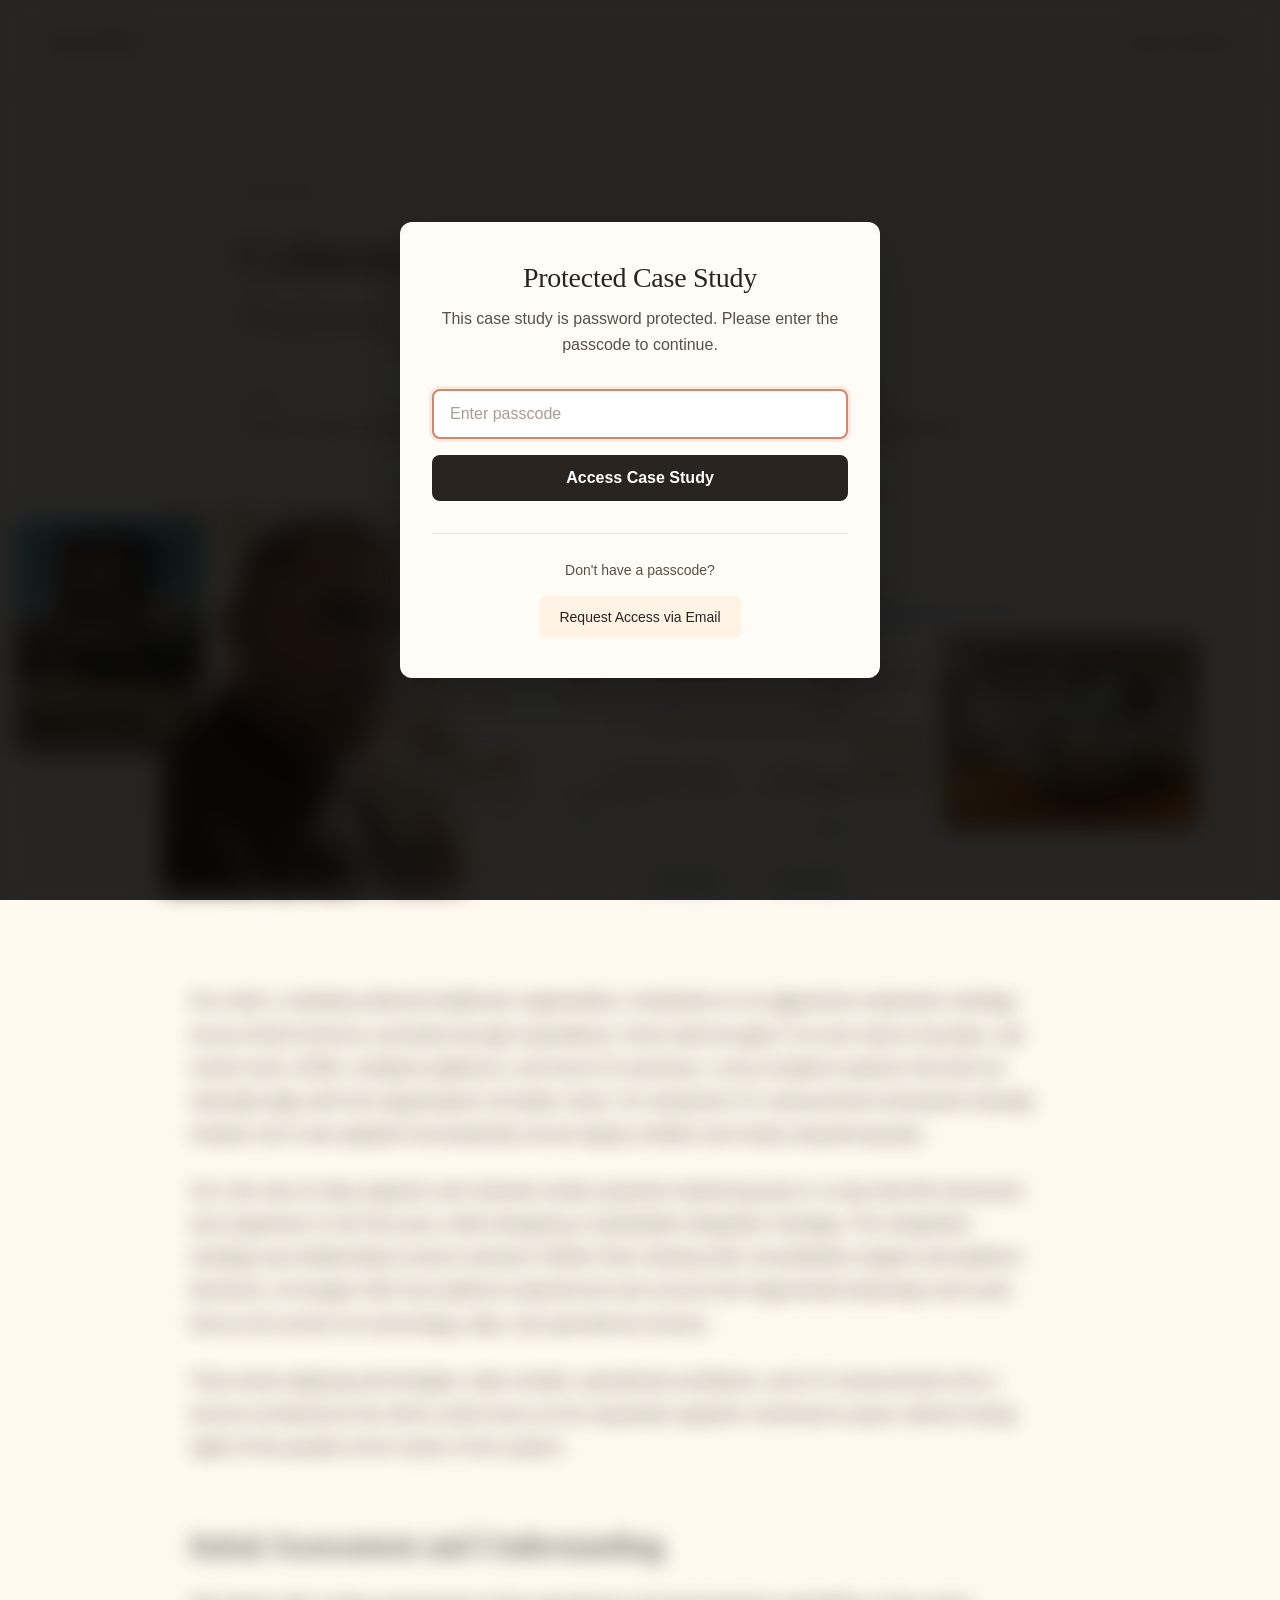
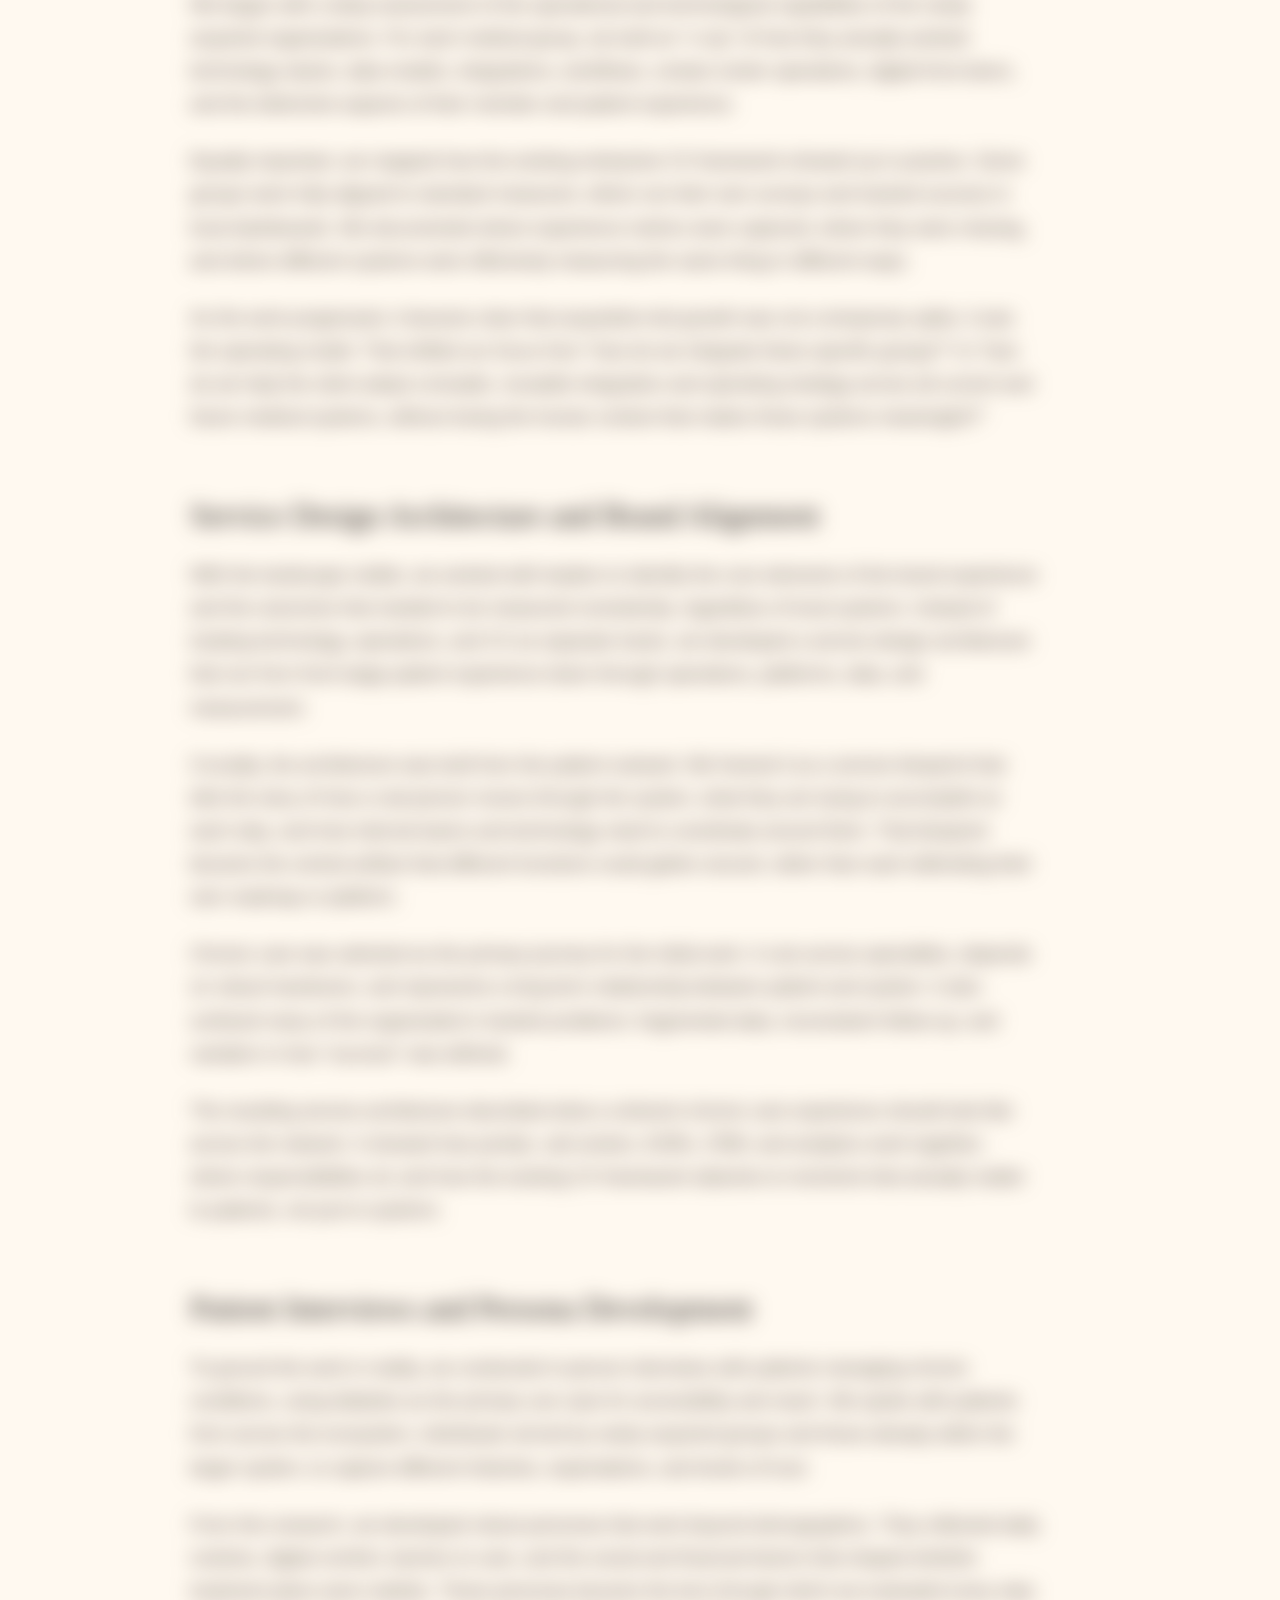
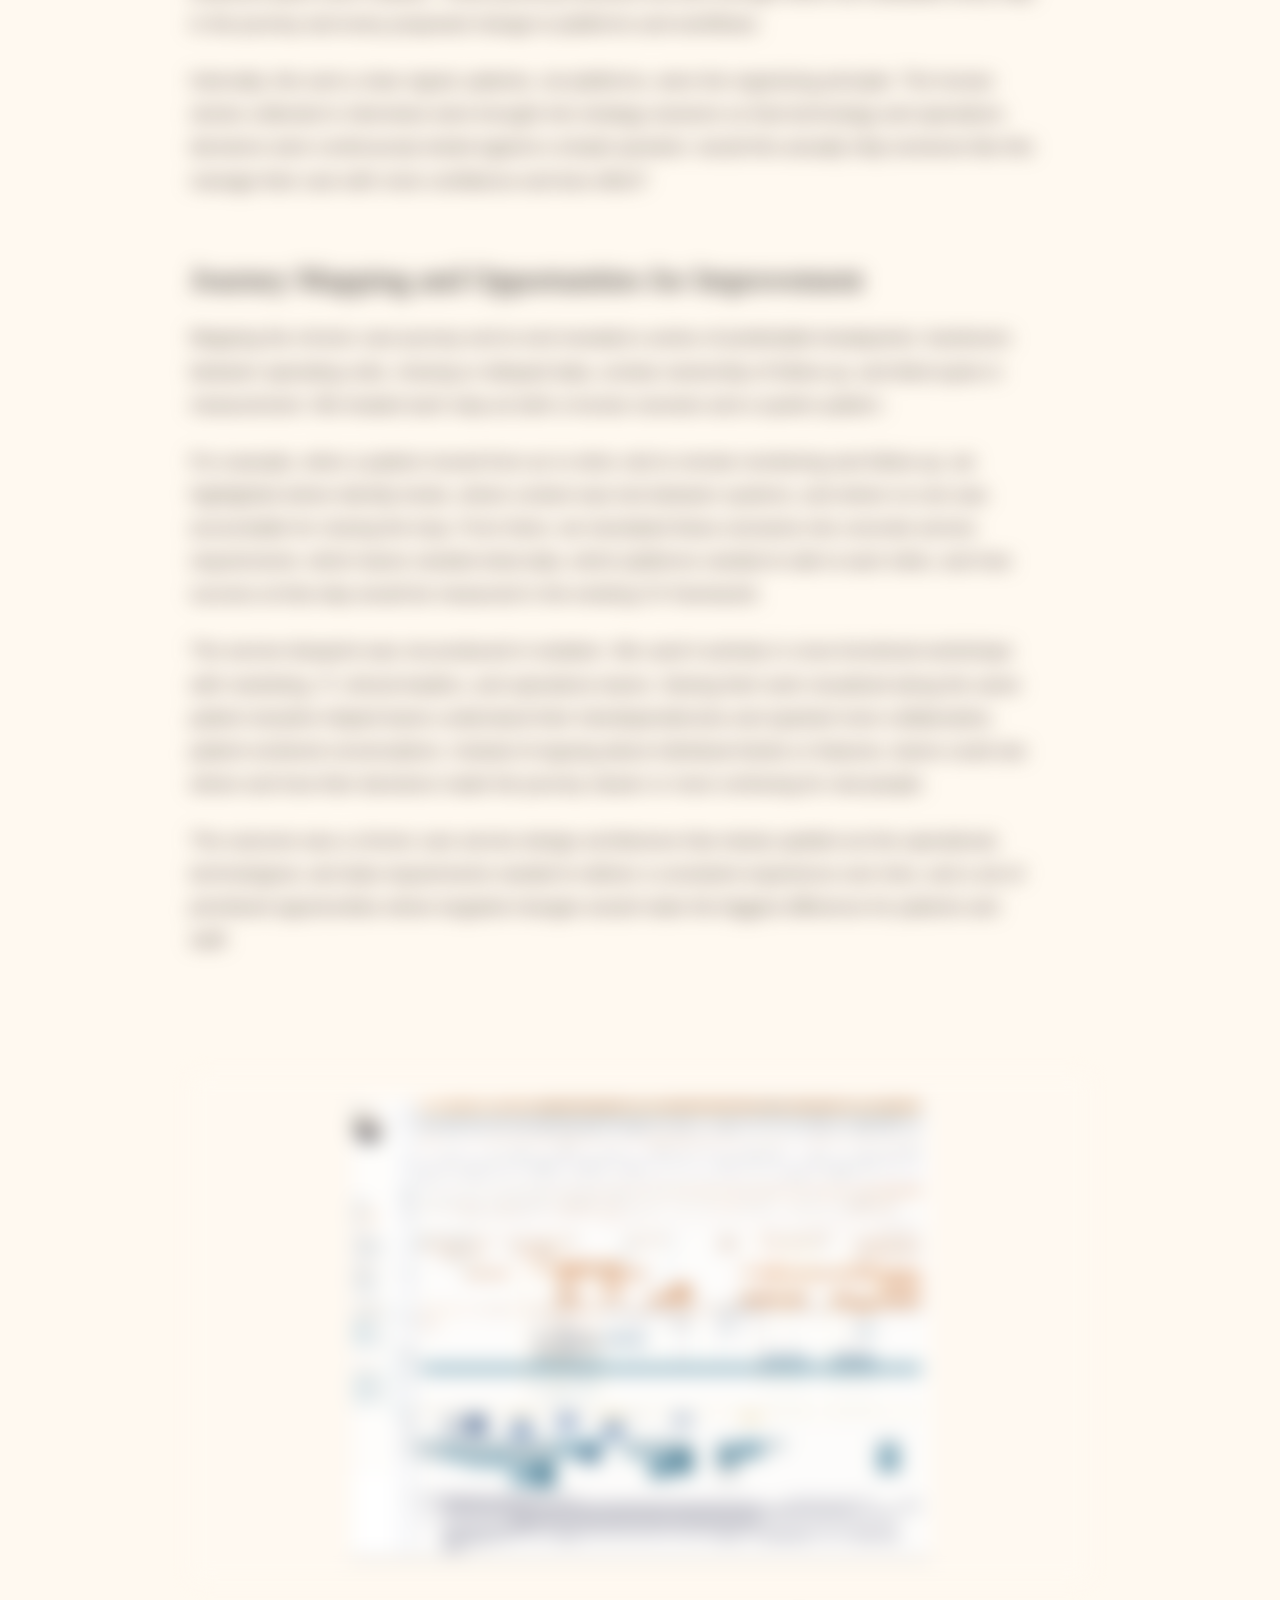
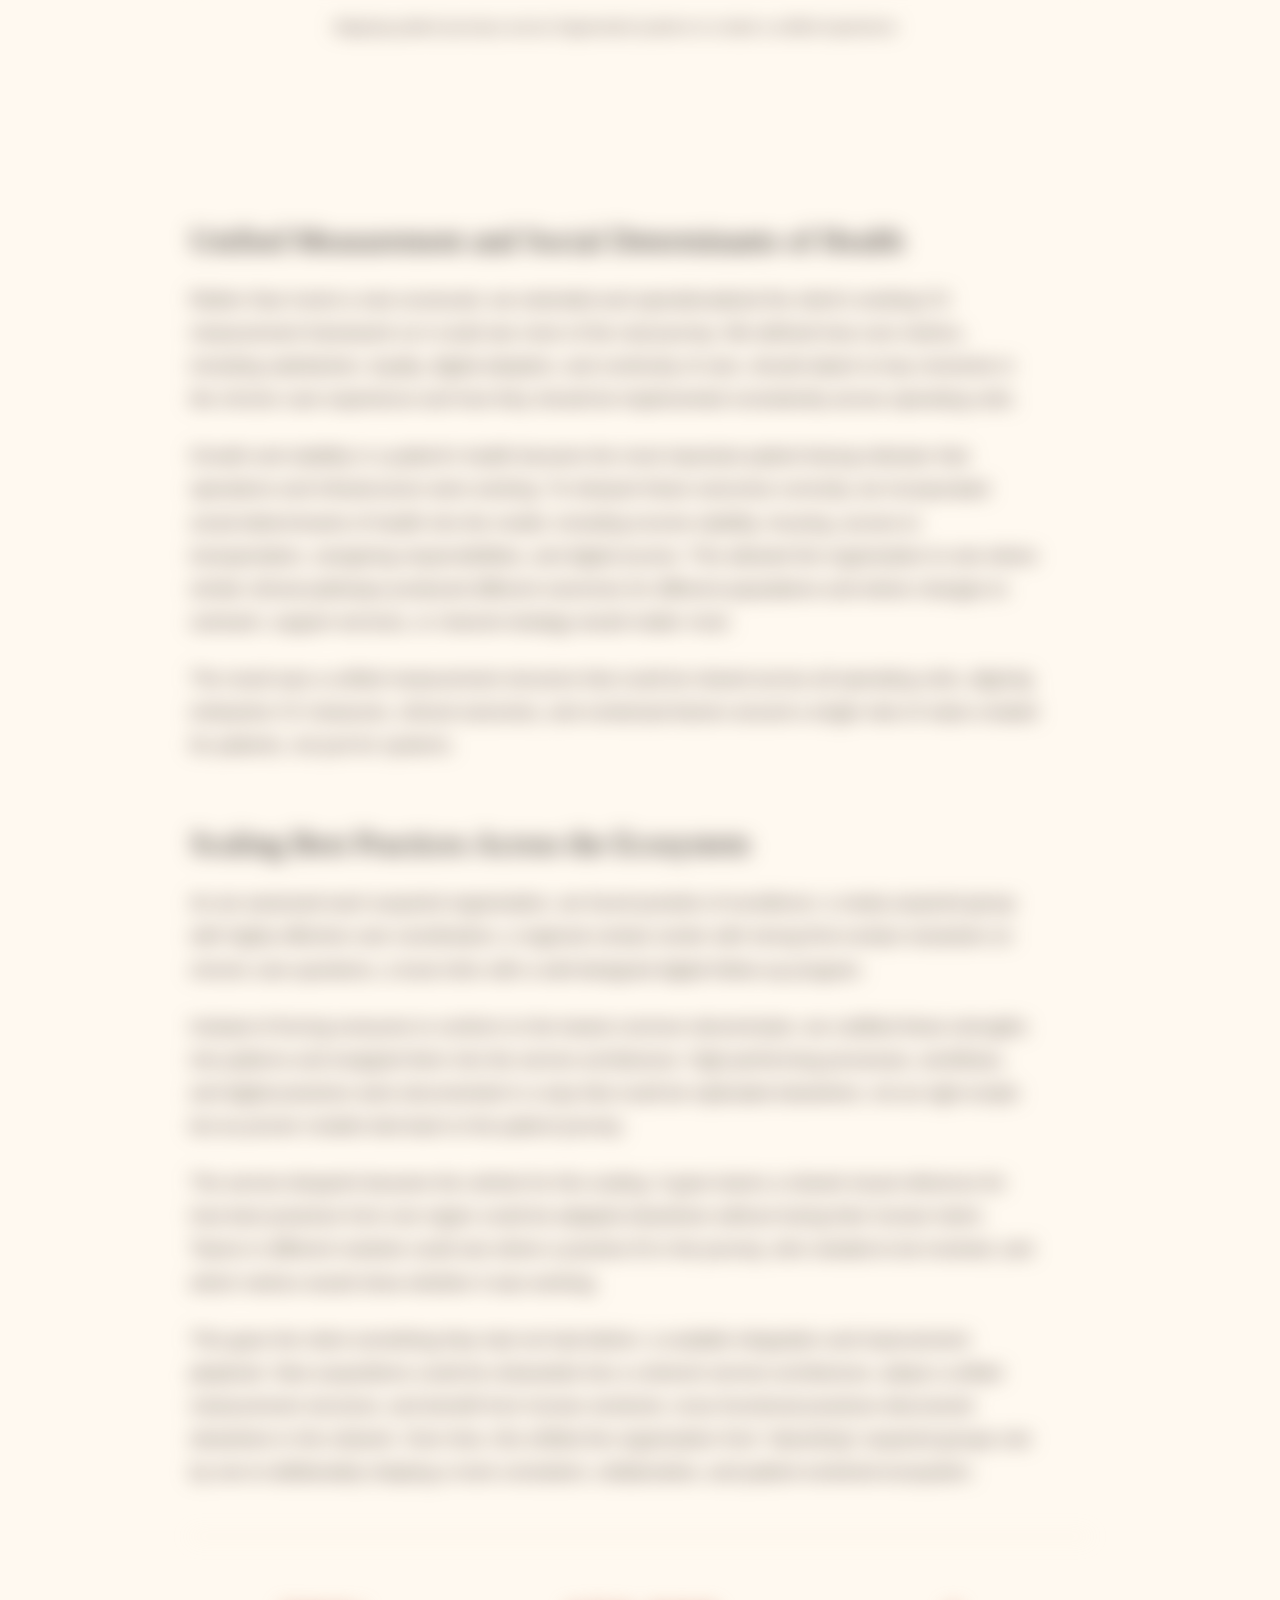
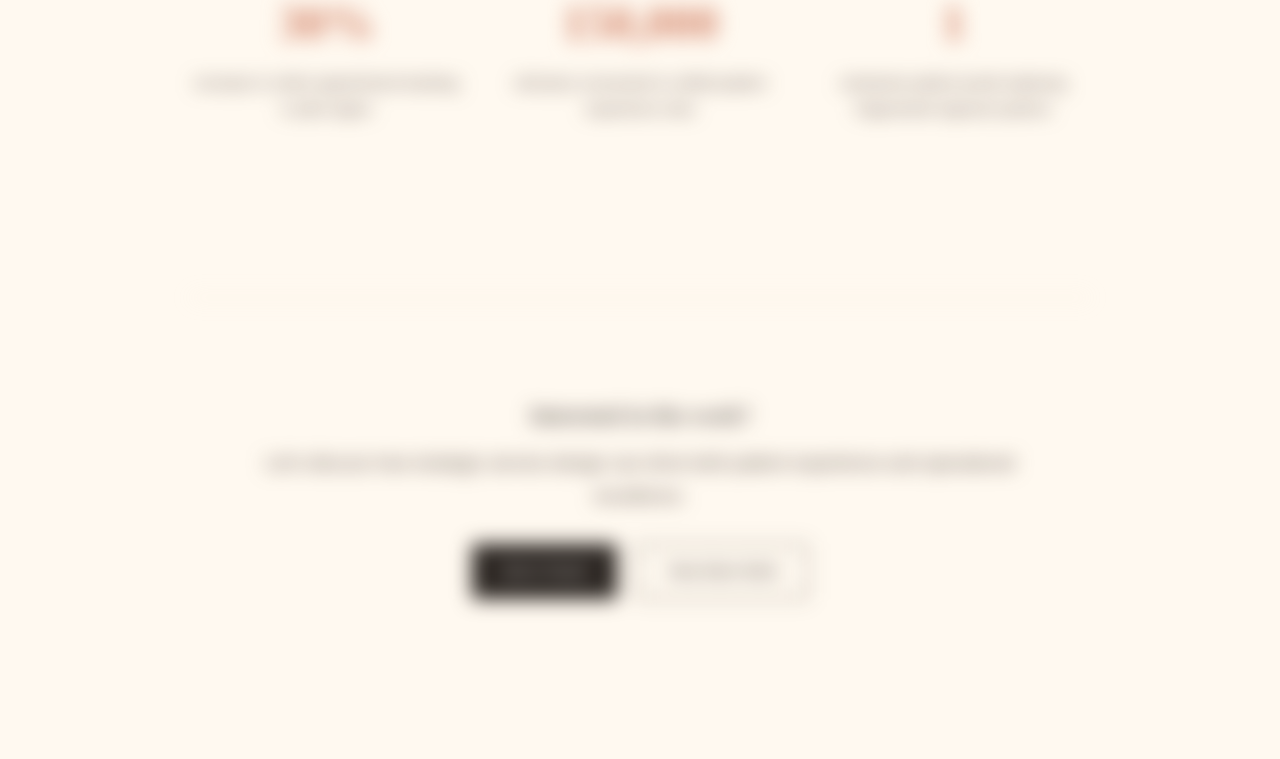
<file: coherence-patient-systems.html>
<!DOCTYPE html>
<html lang="en">
<head>
    <meta charset="UTF-8">
    <meta name="viewport" content="width=device-width, initial-scale=1.0">
    <title>Coherence in a Sea of Patient Systems | Colin O'Neill</title>

    <!-- SEO Meta Tags -->
    <meta name="description" content="Unified the patient experience across a national healthcare network by connecting isolated platforms and data. Achieved 2.5x increase in digital appointment bookings through friction reduction in the scheduling journey.">
    <meta name="author" content="Colin O'Neill">
    <meta name="keywords" content="healthcare CX, patient experience, service design, journey transformation, healthcare digital transformation, appointment booking optimization">

    <!-- Open Graph / Facebook -->
    <meta property="og:type" content="article">
    <meta property="og:url" content="https://www.colinoneill.net/coherence-patient-systems.html">
    <meta property="og:title" content="Coherence in a Sea of Patient Systems | Colin O'Neill">
    <meta property="og:description" content="How we unified patient experience across a national healthcare network, achieving a 2.5x increase in digital appointment bookings.">
    <meta property="og:site_name" content="Colin O'Neill Portfolio">

    <!-- Twitter Card -->
    <meta name="twitter:card" content="summary_large_image">
    <meta name="twitter:title" content="Coherence in a Sea of Patient Systems">
    <meta name="twitter:description" content="Unified patient experience transformation delivering 2.5x increase in digital bookings.">

    <!-- Password Protection -->
    <link rel="stylesheet" href="password-protection.css">

    <!-- External Stylesheet -->
    <link rel="stylesheet" href="styles.css">

</head>
<body>

    <nav>
        <a href="index.html?tab=journeys#work" class="logo">Colin O'Neill</a>
        <a href="index.html?tab=journeys#work" class="back-link">← Back to Portfolio</a>
    </nav>

    <header class="case-study-header container">
        <span class="label">Case Study</span>
        <h1>Coherence in a Sea of<br><span class="accent">Patient Systems</span></h1>

        <div class="case-study-meta">
            <div class="meta-item">
                <span class="meta-label">Client</span>
                <span class="meta-value">Fortune 5 Health Services Enterprise</span>
            </div>
            <div class="meta-item">
                <span class="meta-label">Role</span>
                <span class="meta-value">CX Strategy & Service Design Lead</span>
            </div>
            <div class="meta-item">
                <span class="meta-label">Focus</span>
                <span class="meta-value">Service Blueprinting</span>
            </div>
        </div>
    </header>

    <div class="hero-image">
        <img src="images/Opt_Case.jpg" alt="Coherence in a Sea of Patient Systems Case Study Hero Image" loading="lazy" width="1200" height="800">
    </div>

    <article class="case-study-content container">

        <p>Our client, a leading national healthcare organization, embarked on an aggressive expansion strategy across North America, primarily through acquisitions. Each deal brought in its own stack of portals, call center tools, EHRs, analytics platforms, and local CX practices, a sea of patient systems that did not naturally align with the organization's broader vision. An enterprise CX measurement framework already existed, but it was applied inconsistently across legacy entities and newly acquired groups.</p>

        <p>Our role was to help organize and onboard newly acquired medical groups in a way that felt structured and supportive in the first year, while designing a repeatable integration strategy. The integration strategy was deliberately human-centered. Rather than starting with consolidation targets and platform decisions, we began with how patients experienced care across this fragmented landscape and used that as the anchor for technology, data, and operational choices.</p>

        <p>That meant aligning technologies, data models, operational workflows, and CX measurement into a service architecture the client could reuse as the acquisition pipeline continued to grow, without losing sight of the people at the center of the system.</p>

        <h2>Initial Assessment and Understanding</h2>

        <p>We began with a deep assessment of the operational and technological capabilities of the newly acquired organizations. For each medical group, we built an "x-ray" of how they actually worked: technology stacks, data models, integrations, workflows, contact center operations, digital front doors, and the distinctive aspects of their member and patient experience.</p>

        <p>Equally important, we mapped how the existing enterprise CX framework showed up in practice. Some groups were fully aligned to standard measures; others ran their own surveys and tracked success in local dashboards. We documented where experience metrics were captured, where they were missing, and where different systems were effectively measuring the same thing in different ways.</p>

        <p>As the work progressed, it became clear that acquisition-led growth was not a temporary spike, it was the operating model. That shifted our focus from "how do we integrate these specific groups?" to "how do we help the client adopt a broader, reusable integration and operating strategy across all current and future medical systems, without losing the human context that makes those systems meaningful?"</p>

        <h2>Service Design Architecture and Brand Alignment</h2>

        <p>With the landscape visible, we worked with leaders to identify the core elements of the brand experience and the outcomes that needed to be measured consistently, regardless of local systems. Instead of treating technology, operations, and CX as separate tracks, we developed a service design architecture that ran from front-stage patient experience down through operations, platforms, data, and measurement.</p>

        <p>Crucially, the architecture was built from the patient outward. We framed it as a service blueprint that tells the story of how a real person moves through the system, what they are trying to accomplish at each step, and how internal teams and technology need to coordinate around them. That blueprint became the central artifact that different functions could gather around, rather than each defending their own roadmap or platform.</p>

        <p>Chronic care was selected as the primary journey for the initial work. It cuts across specialties, depends on robust handovers, and represents a long-term relationship between patient and system. It also surfaced many of the organization's hardest problems: fragmented data, inconsistent follow-up, and variation in how "success" was defined.</p>

        <p>The resulting service architecture described what a coherent chronic care experience should look like across the network. It showed how portals, call centers, EHRs, CRM, and analytics work together; where responsibilities sit; and how the existing CX framework attaches to moments that actually matter to patients, not just to systems.</p>

        <h2>Patient Interviews and Persona Development</h2>

        <p>To ground the work in reality, we conducted in-person interviews with patients managing chronic conditions, using diabetes as the primary use case for accessibility and reach. We spoke with patients from across the ecosystem, individuals served by newly acquired groups and those already within the larger system, to capture different histories, expectations, and levels of trust.</p>

        <p>From this research, we developed robust personas that went beyond demographics. They reflected daily routines, digital comfort, barriers to care, and the social and financial factors that shaped whether treatment plans were realistic. These personas became the lens through which we evaluated every step in the journey and every proposed change to platforms and workflows.</p>

        <p>Internally, this sent a clear signal: patients, not platforms, were the organizing principle. The human stories collected in interviews were brought into strategy sessions so that technology and operations decisions were continuously tested against a simple question: would this actually help someone like this manage their care with more confidence and less effort?</p>

        <h2>Journey Mapping and Opportunities for Improvement</h2>

        <p>Mapping the chronic care journey end to end revealed a series of predictable breakpoints: handovers between operating units, missing or delayed data, unclear ownership of follow-up, and blind spots in measurement. We treated each step as both a human scenario and a system pattern.</p>

        <p>For example, when a patient moved from an in-clinic visit to remote monitoring and follow-up, we highlighted where identity broke, where context was lost between systems, and where no one was accountable for closing the loop. From there, we translated these scenarios into concrete service requirements: which teams needed what data, which platforms needed to talk to each other, and how success at that step would be measured in the existing CX framework.</p>

        <p>The service blueprint was not produced in isolation. We used it actively in cross-functional workshops with marketing, IT, clinical leaders, and operations teams. Seeing their work visualized along the same patient storyline helped teams understand their interdependencies and sparked more collaborative, patient-centered conversations. Instead of arguing about individual tickets or features, teams could see where and how their decisions made the journey clearer or more confusing for real people.</p>

        <p>The outcome was a chronic care service design architecture that clearly spelled out the operational, technological, and data requirements needed to deliver a consistent experience over time, and a set of prioritized opportunities where targeted changes would make the biggest difference for patients and staff.</p>

    </article>

    <div class="image-showcase">
        <div class="image-container">
            <img src="images/OPTCallout.jpg" alt="Service blueprint showing patient journey mapping and system integration points" loading="lazy" width="1200" height="675">
            <p class="image-caption">Mapping patient journeys across fragmented systems to create a unified experience</p>
        </div>
    </div>

    <article class="case-study-content container">

        <h2>Unified Measurement and Social Determinants of Health</h2>

        <p>Rather than invent a new scorecard, we extended and operationalized the client's existing CX measurement framework so it could see more of the real journey. We defined how core metrics, including satisfaction, loyalty, digital adoption, and continuity of care, should attach to key moments in the chronic care experience and how they should be implemented consistently across operating units.</p>

        <p>Growth and stability in a patient's health became the most important patient-facing indicator that operations and infrastructure were working. To interpret these outcomes correctly, we incorporated social determinants of health into the model, including income stability, housing, access to transportation, caregiving responsibilities, and digital access. This allowed the organization to see where similar clinical pathways produced different outcomes for different populations and where changes to outreach, support services, or channel strategy would matter most.</p>

        <p>The result was a unified measurement structure that could be shared across all operating units, aligning enterprise CX measures, clinical outcomes, and contextual factors around a single view of value created for patients, not just for systems.</p>

        <h2>Scaling Best Practices Across the Ecosystem</h2>

        <p>As we assessed each acquired organization, we found pockets of excellence: a newly acquired group with highly effective care coordinators, a regional contact center with strong first-contact resolution on chronic care questions, a local clinic with a well-designed digital follow-up program.</p>

        <p>Instead of forcing everyone to conform to the lowest common denominator, we codified these strengths into patterns and wrapped them into the service architecture. High-performing processes, workflows, and digital practices were documented in a way that could be replicated elsewhere, not as rigid scripts but as proven models tied back to the patient journey.</p>

        <p>The service blueprint became the vehicle for this scaling. It gave teams a shared visual reference for how best practices from one region could be adapted elsewhere without losing their human intent. Teams in different markets could see where a practice fit in the journey, who needed to be involved, and which metrics would show whether it was working.</p>

        <p>This gave the client something they had not had before: a scalable integration and improvement playbook. New acquisitions could be onboarded into a coherent service architecture, adopt a unified measurement structure, and benefit from human-centered, cross-functional practices discovered elsewhere in the network. Over time, this shifted the organization from "absorbing" acquired groups one by one to deliberately shaping a more consistent, collaborative, and patient-centered ecosystem.</p>

        <div class="stats-grid">
            <div class="stat-item">
                <span class="stat-number">30%</span>
                <span class="stat-label">increase in online appointment booking in pilot region</span>
            </div>
            <div class="stat-item">
                <span class="stat-number">150,000</span>
                <span class="stat-label">clinicians connected to unified patient experience view</span>
            </div>
            <div class="stat-item">
                <span class="stat-number">1</span>
                <span class="stat-label">enterprise patient portal replacing fragmented regional systems</span>
            </div>
        </div>

    </article>

    <footer class="container">
        <h3>Interested in this work?</h3>
        <p>Let's discuss how strategic service design can drive both patient experience and operational excellence.</p>
        <div class="footer-cta">
            <a href="index.html#contact" class="btn btn-primary">Get in Touch</a>
            <a href="index.html?tab=journeys#work" class="btn btn-secondary">View More Work</a>
        </div>
    </footer>

    <!-- Password Protection Script -->
    <script src="password-protection.js"></script>

</body>
</html>
</file>
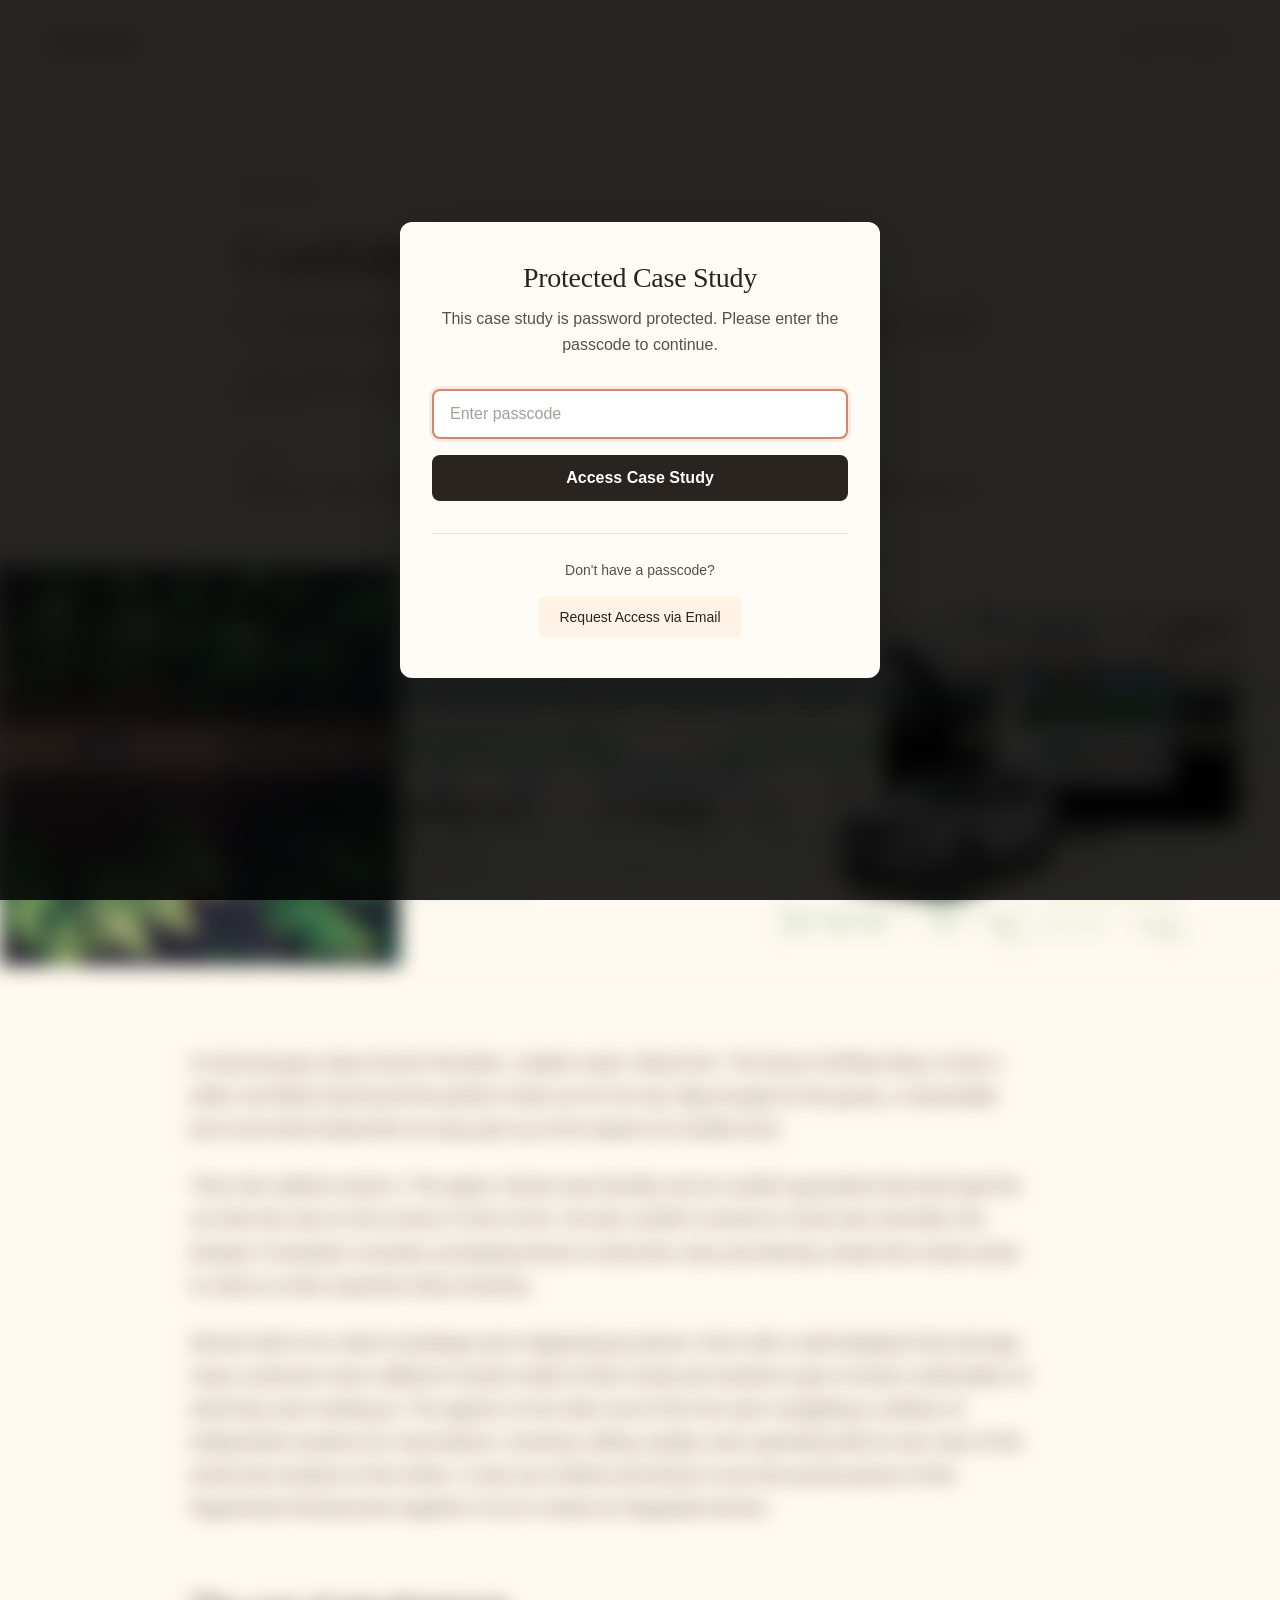
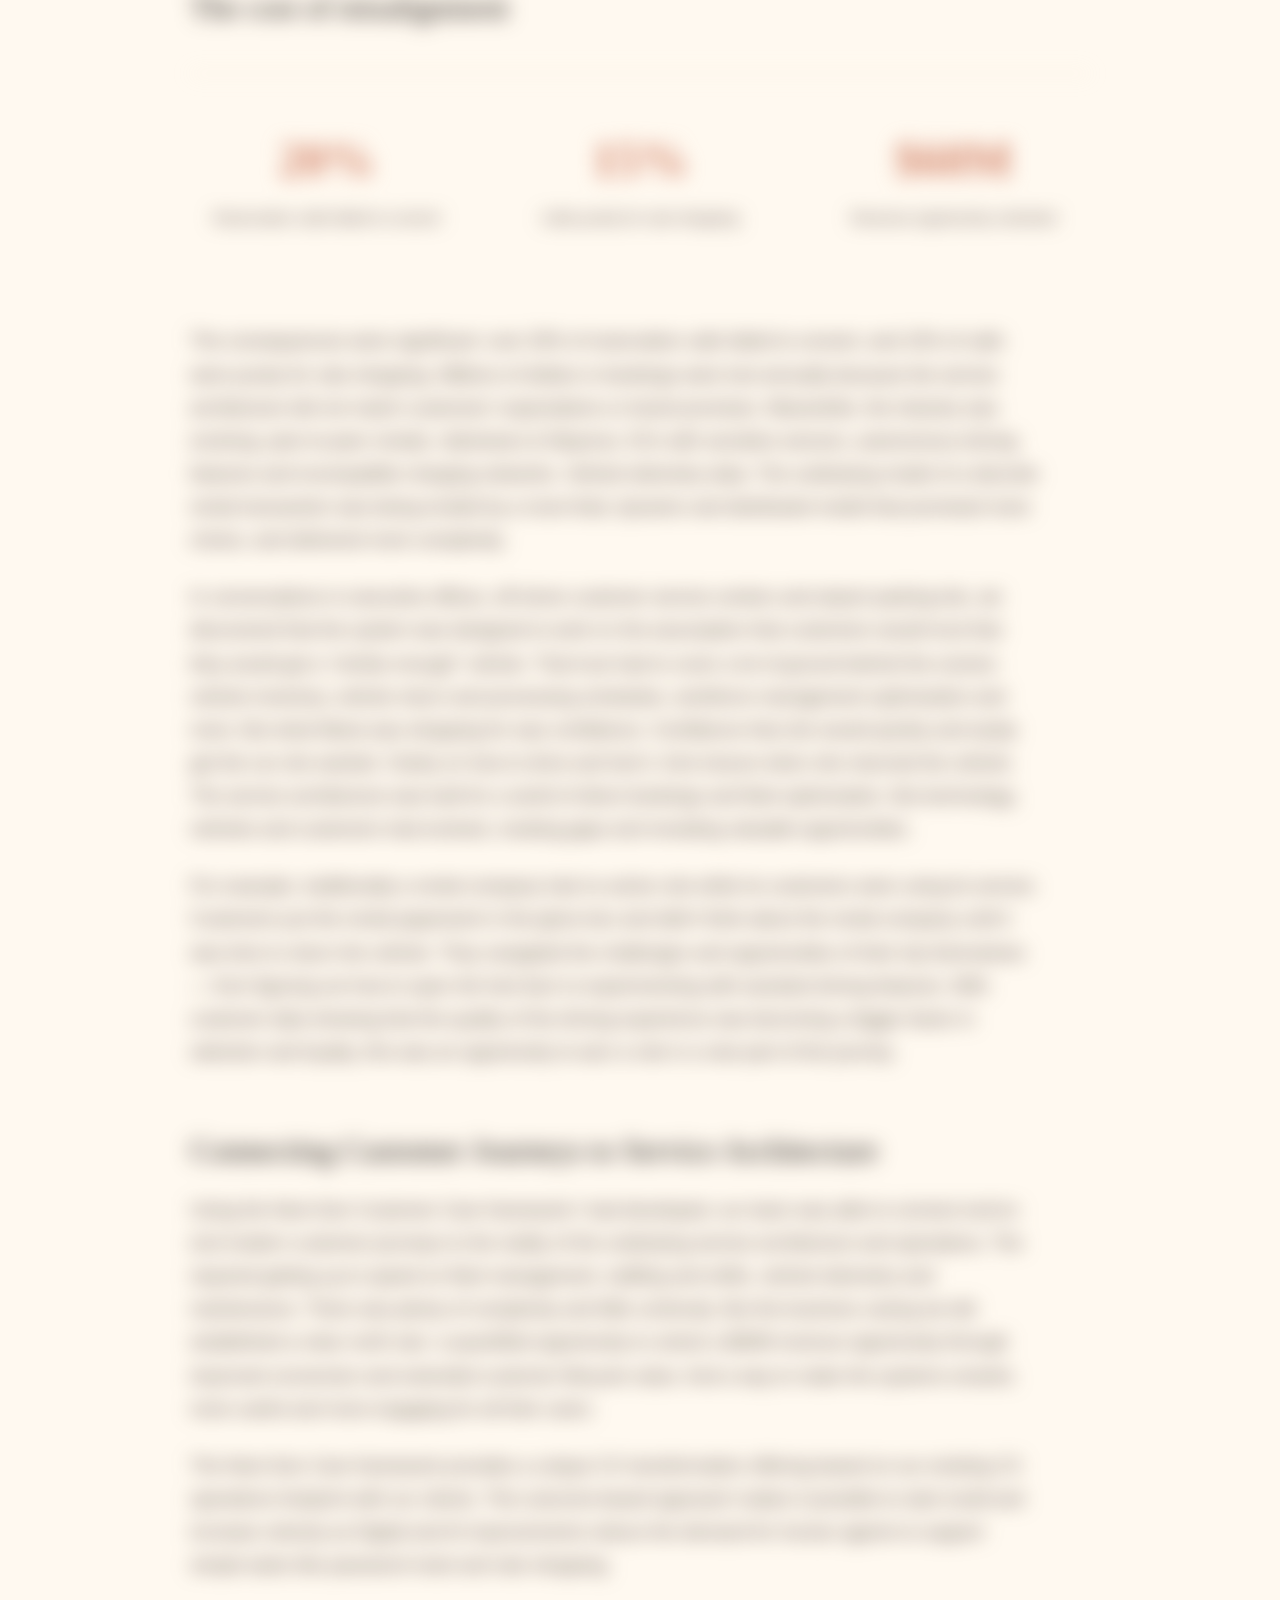
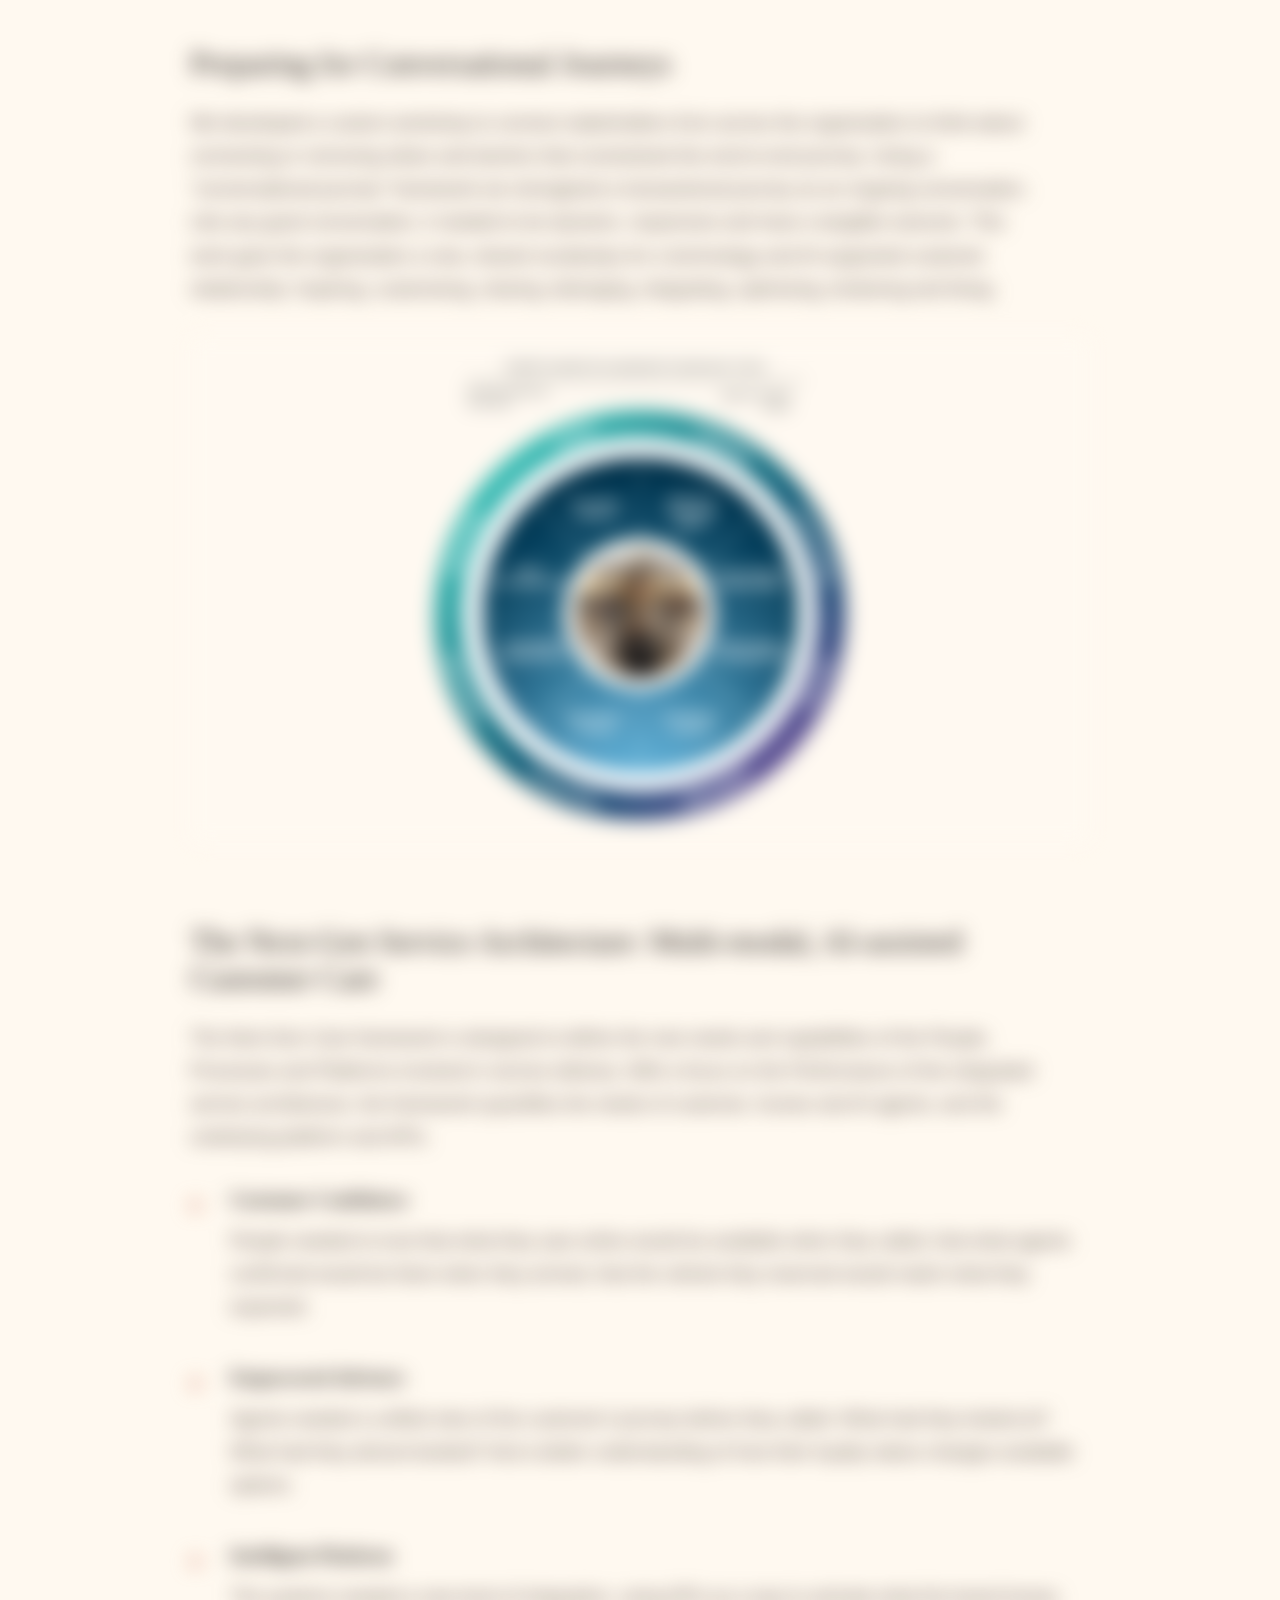
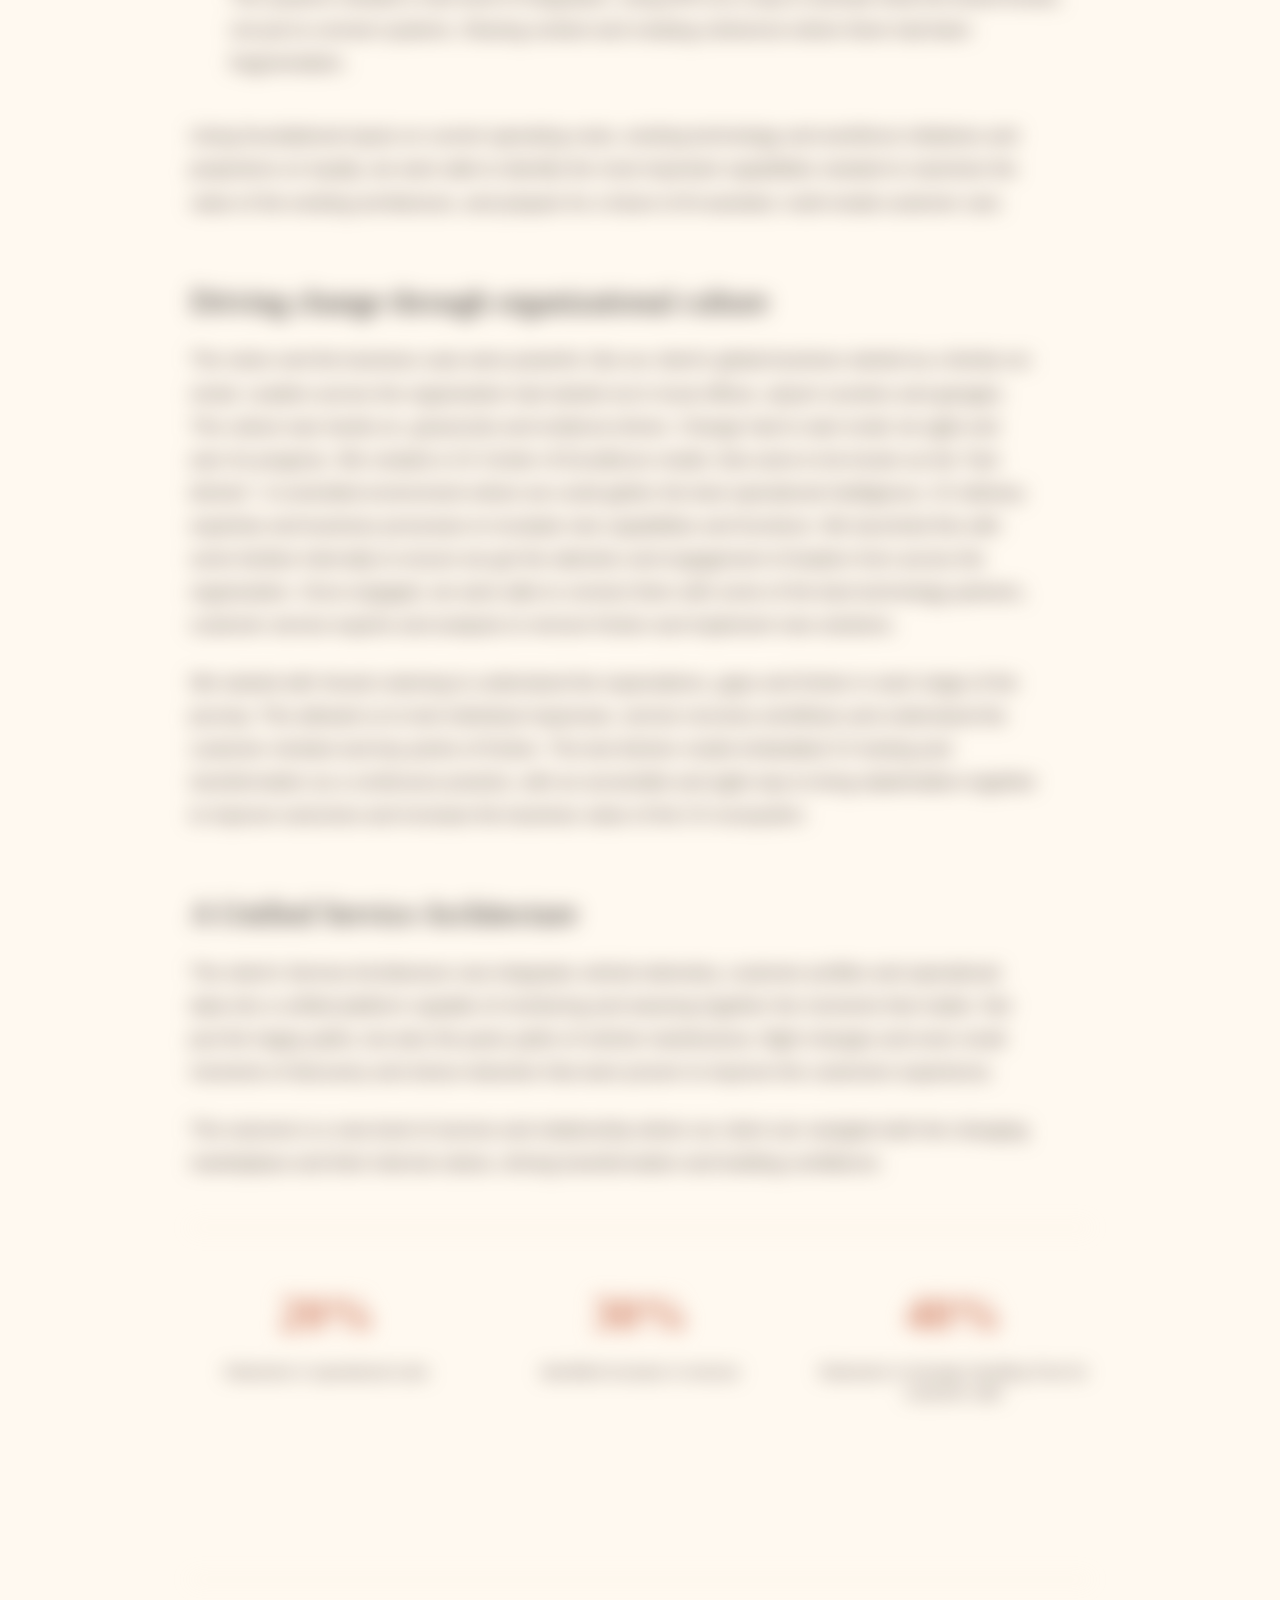
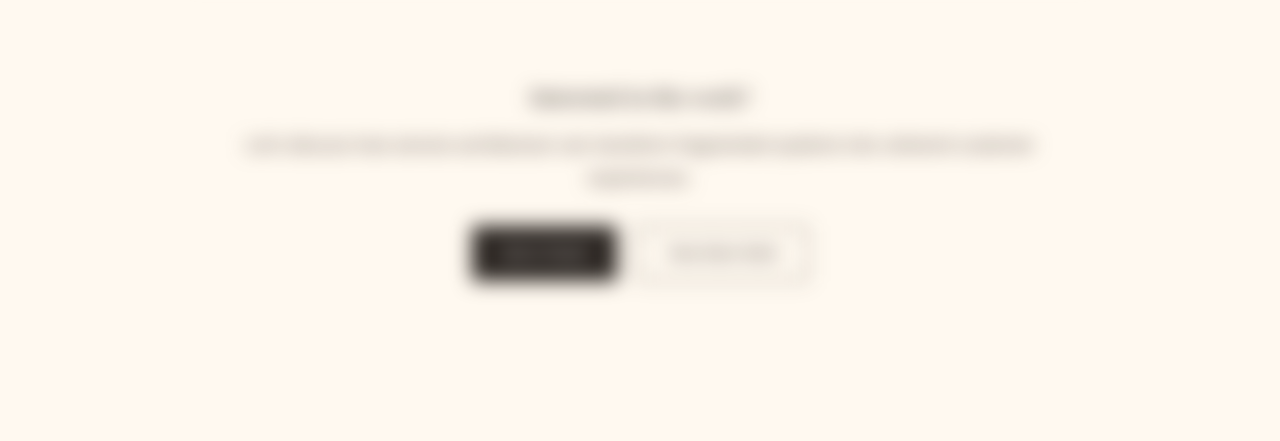
<file: confidence-in-motion.html>
<!DOCTYPE html>
<html lang="en">
<head>
    <meta charset="UTF-8">
    <meta name="viewport" content="width=device-width, initial-scale=1.0">
    <title>Confidence in Motion | Colin O'Neill</title>

    <!-- SEO Meta Tags -->
    <meta name="description" content="Service architecture for a global auto rental company connecting vehicles, agents, and data into one coherent system, enabling proactive assistance and reducing friction that undermines traveler confidence.">
    <meta name="author" content="Colin O'Neill">
    <meta name="keywords" content="automotive CX, rental services, service architecture, AI-powered platform, GTM strategy, customer experience design">

    <!-- Open Graph / Facebook -->
    <meta property="og:type" content="article">
    <meta property="og:url" content="https://www.colinoneill.net/confidence-in-motion.html">
    <meta property="og:title" content="Confidence in Motion | Colin O'Neill">
    <meta property="og:description" content="AI-powered service architecture creating seamless auto rental experiences with proactive assistance.">
    <meta property="og:site_name" content="Colin O'Neill Portfolio">

    <!-- Twitter Card -->
    <meta name="twitter:card" content="summary_large_image">
    <meta name="twitter:title" content="Confidence in Motion">
    <meta name="twitter:description" content="AI-powered service architecture for global auto rental transformation.">

    <!-- External Stylesheet -->
    <link rel="stylesheet" href="styles.css">

    <!-- Password Protection -->
    <link rel="stylesheet" href="password-protection.css">
</head>
<body>

    <nav>
        <a href="index.html?tab=journeys#work" class="logo">Colin O'Neill</a>
        <a href="index.html?tab=journeys#work" class="back-link">← Back to Portfolio</a>
    </nav>

    <header class="case-study-header container">
        <span class="label">Case Study</span>
        <h1>Confidence in Motion:<br><span class="accent">Connecting people, processes and platforms</span></h1>

        <div class="case-study-meta">
            <div class="meta-item">
                <span class="meta-label">Client</span>
                <span class="meta-value">Global Auto Rental Company</span>
            </div>
            <div class="meta-item">
                <span class="meta-label">Role</span>
                <span class="meta-value">CX Strategy & Service Design</span>
            </div>
            <div class="meta-item">
                <span class="meta-label">Focus</span>
                <span class="meta-value">Operations and Service Architecture</span>
            </div>
        </div>
    </header>

    <div class="hero-image">
        <img src="images/AutoCase.jpg" alt="Confidence in Motion Case Study Hero Image" loading="lazy" width="1200" height="800">
    </div>

    <article class="case-study-content container">

        <p>A charcoal gray Jeep Grand Cherokee. Leather seats. Wood trim. The fancy CarPlay thing. It took a while, but Maria had found the perfect rental car for her trip. Big enough for the group, a reasonable price and what looked like an easy pick up at the airport (no shuttle bus!)</p>

        <p>Then she called to book it. The agent, Hector was friendly, but he couldn't guarantee that she'd get the car that she saw on the screen in front of her. He also couldn't commit to a final rate until after she booked. Frustration mounted, prompting Hector to bend the rules and directly contact the rental center to check on their expected Jeep inventory.</p>

        <p>Almost half of our client's bookings were happening by phone. Even with a well-designed site and app, many customers had a different mental model of their rental and wanted to get a human confirmation of what they were looking at. The agents on the other end of the line were navigating a collision of independent systems for reservations, inventory, billing, loyalty, each operating with its own view of the world and unaware of the others. It was up to Maria and Hector to put the puzzle pieces of this fragmented infrastructure together to try to create an integrated service.</p>

        <h2>The cost of misalignment</h2>

        <div class="stats-grid">
            <div class="stat-item">
                <div class="stat-number">20%</div>
                <div class="stat-label">Reservation calls failed to convert</div>
            </div>
            <div class="stat-item">
                <div class="stat-number">15%</div>
                <div class="stat-label">Calls purely for rate shopping</div>
            </div>
            <div class="stat-item">
                <div class="stat-number">$60M</div>
                <div class="stat-label">Revenue opportunity unlocked</div>
            </div>
        </div>

        <p>The consequences were significant: over 20% of reservation calls failed to convert, and 15% of calls were purely for rate shopping. Millions of dollars in bookings were lost annually because the service architecture did not match customers' expectations or brand promises. Meanwhile, the industry was evolving: peer-to-peer rentals, rideshares & Waymos. EVs with sensitive sensors, autonomous driving features and incompatible charging networks. Vehicle telemetry data. The underlying model of a discrete rental transaction was being eroded by a more fluid, dynamic and distributed model that promised more choice, and delivered more complexity.</p>

        <p>In conversations in executive offices, off-shore customer service centers and airport parking lots, we discovered that the system was designed to work on the assumption that customers would trust that they would get a "similar enough" vehicle. That trust had to cover a lot of ground behind the scenes: vehicle inventory, vehicle return and processing schedules, workforce management optimization and more. But what Maria was shopping for was confidence. Confidence that she would quickly and easily get the car she wanted. Clarity on how to drive and fuel it. And closure when she returned the vehicle. The service architecture was built for a world of direct bookings and fleet optimization. But technology, vehicles and customers had evolved, creating gaps and revealing valuable opportunities.</p>

        <p>For example, traditionally a rental company had no active role while its customers were using its service. Customers put the rental paperwork in the glove box and didn't think about the rental company until it was time to return the vehicle. They navigated the challenges and opportunities of their trip themselves — from figuring out how to open the fuel door to experimenting with assisted driving features. With customer data showing that the quality of the driving experience was becoming a bigger factor in selection and loyalty, this was an opportunity to earn a role in a new part of the journey.</p>

        <h2>Connecting Customer Journeys to Service Architecture</h2>

        <p>Using the Next-Gen Customer Care framework I had developed, our team was able to connect end-to-end modern customer journeys to the reality of the underlying service architecture and operations. The required getting up to speed on fleet management, staffing and shifts, vehicle telemetry and maintenance. There was plenty of complexity and little continuity. But the business casing we did established a clear north star: a quantified opportunity to unlock a $60M revenue opportunity through improved conversion and extended customer lifecycle value. And a way to make the systems smarter, more useful and more engaging for all their users.</p>

        <p>The Next-Gen Care framework provides a unique CX transformation offering based on our existing CX operations footprint with our clients. This outcome-based approach makes it possible to start small and increase velocity as Digital and AI improvements reduce the demand for human agents to support simple tasks like password reset and rate shopping.</p>

        <h2>Preparing for Conversational Journeys</h2>

        <p>We developed a custom workshop to connect stakeholders from across the organization to think about connecting or removing siloes and barriers that constrained the end-to-end journey. Using a "conversational journey" framework we reimagined a transactional journey as an ongoing conversation. Like any good conversation, it needed to be dynamic, responsive and have a tangible outcome. This work gave the organization a new, shared vocabulary for a technology and AI-supported customer relationship: Inspiring, customizing, sharing, belonging, integrating, optimizing, brokering and fixing.</p>

        <div class="image-showcase">
            <div class="image-container">
                <img src="images/EHIcallout.jpg" alt="EHI Callout" loading="lazy" width="1200" height="675">
            </div>
        </div>

        <h2>The Next-Gen Service Architecture: Multi-modal, AI-assisted Customer Care</h2>

        <p>The Next-Gen Care framework is designed to define the new needs and capabilities of the People, Processes and Platforms involved in service delivery. With a focus on the Performance of the integrated service architecture, the framework quantifies the needs of customer, human and AI agents, and the underlying platform and APIs.</p>

        <ul class="strategy-list">
            <li>
                <strong>Customer Confidence</strong>
                <p>People needed to trust that what they saw online would be available when they called, that what agents confirmed would be there when they arrived, that the vehicle they reserved would match what they expected.</p>
            </li>
            <li>
                <strong>Empowered Advisors</strong>
                <p>Agents needed a unified view of the customer's journey before they called: What had they looked at? What had they almost booked? And a better understanding of how their loyalty status changes available options.</p>
            </li>
            <li>
                <strong>Intelligent Platform</strong>
                <p>The systems needed a new level of integration, using APIs as a way to activate what the brand knows, not just to connect systems. Sharing context and creating coherence where there had been fragmentation.</p>
            </li>
        </ul>

        <p>Using foundational inputs on current operating costs, existing technology and workforce initiatives and projections on loyalty, we were able to identify the most important capabilities needed to maximize the value of the existing architecture, and prepare for a future of AI-assisted, multi-modal customer care.</p>

        <h2>Driving change through organizational culture</h2>

        <p>The vision and the business case were powerful. But our client's global business started as a family-run rental. Leaders across the organization had started out in local offices, airport counters and garages. The culture was hands-on, grassroots and evidence-driven. Change had to start small, be agile and earn its progress. We created a CX Center of Excellence model, that came to be known as the "test kitchen". A controlled environment where we could gather the best operational intelligence, CX delivery expertise and business processes to incubate new capabilities and functions. We launched this with some fanfare internally to ensure we got the attention and engagement of leaders from across the organization. Once engaged, we were able to connect them with some of the best technology partners, customer service experts and analysts to remove friction and implement new solutions.</p>

        <p>We started with Social Listening to understand the expectations, gaps and friction in each stage of the journey. This allowed us to test individual responses, service recovery workflows and understand the customer mindset and key points of friction. The test kitchen model embedded CX testing and transformation as a continuous practice, with an accessible and agile way to bring stakeholders together to improve outcomes and increase the business value of the CX ecosystem.</p>

        <h2>A Unified Service Architecture</h2>

        <p>The client's Service Architecture now integrates vehicle telemetry, customer profiles and operational data into a unified platform capable of monitoring and weaving together the moments that matter. Not just the happy paths, but also the panic paths of vehicle maintenance, flight changes and even small moments of discovery and stress-reduction that were proven to improve the customers experience.</p>

        <p>The outcome is a new level of service and relationship where our client can navigate both the changing marketplace and their internal culture, driving transformation and building confidence.</p>

        <div class="stats-grid">
            <div class="stat-item">
                <div class="stat-number">20%</div>
                <div class="stat-label">Reduction in operational costs</div>
            </div>
            <div class="stat-item">
                <div class="stat-number">30%</div>
                <div class="stat-label">Identified increase in revenue</div>
            </div>
            <div class="stat-item">
                <div class="stat-number">40%</div>
                <div class="stat-label">Reduction in Average Handling Time for customer calls</div>
            </div>
        </div>
    </article>

    <footer class="container">
        <h3>Interested in this work?</h3>
        <p>Let's discuss how service architecture can transform fragmented systems into coherent customer experiences.</p>
        <div class="footer-cta">
            <a href="index.html#contact" class="btn btn-primary">Get in Touch</a>
            <a href="index.html?tab=journeys#work" class="btn btn-secondary">View More Work</a>
        </div>
    </footer>

    <!-- Password Protection Script -->
    <script src="password-protection.js"></script>

</body>
</html>
</file>
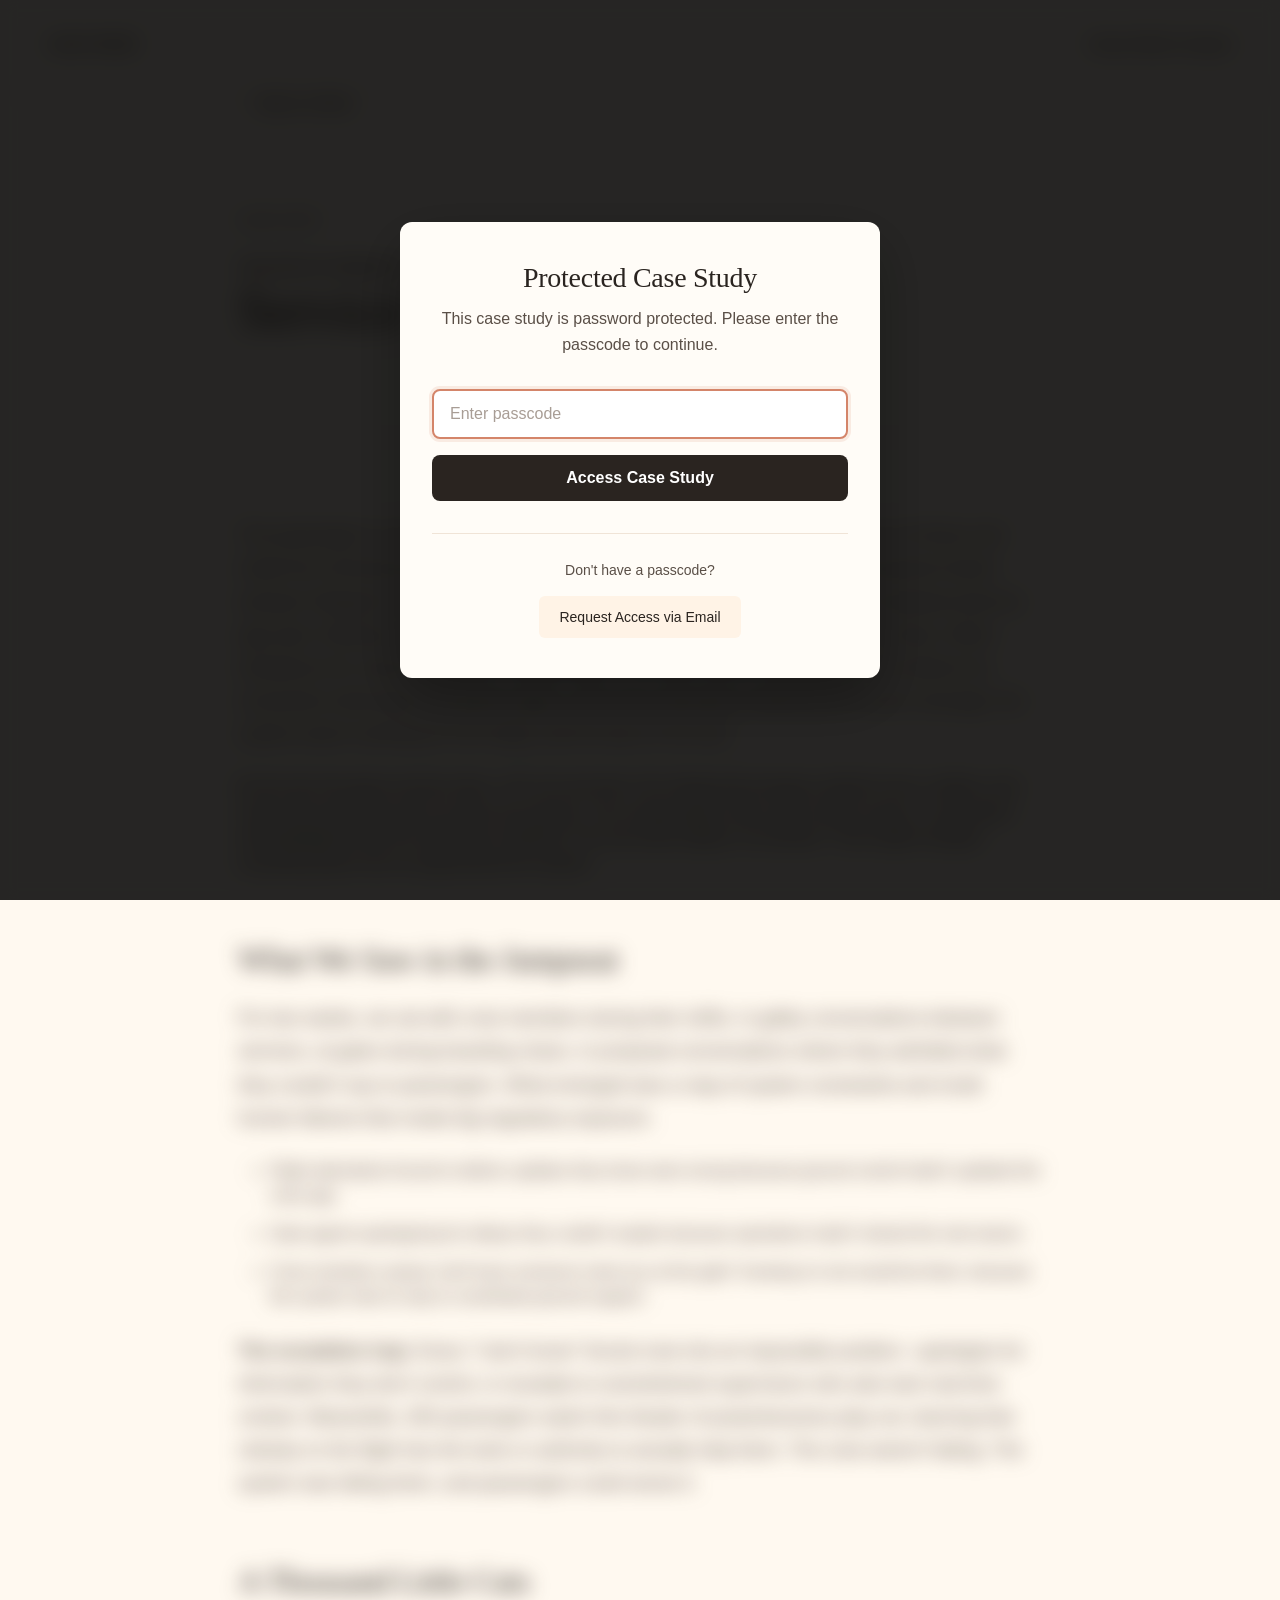
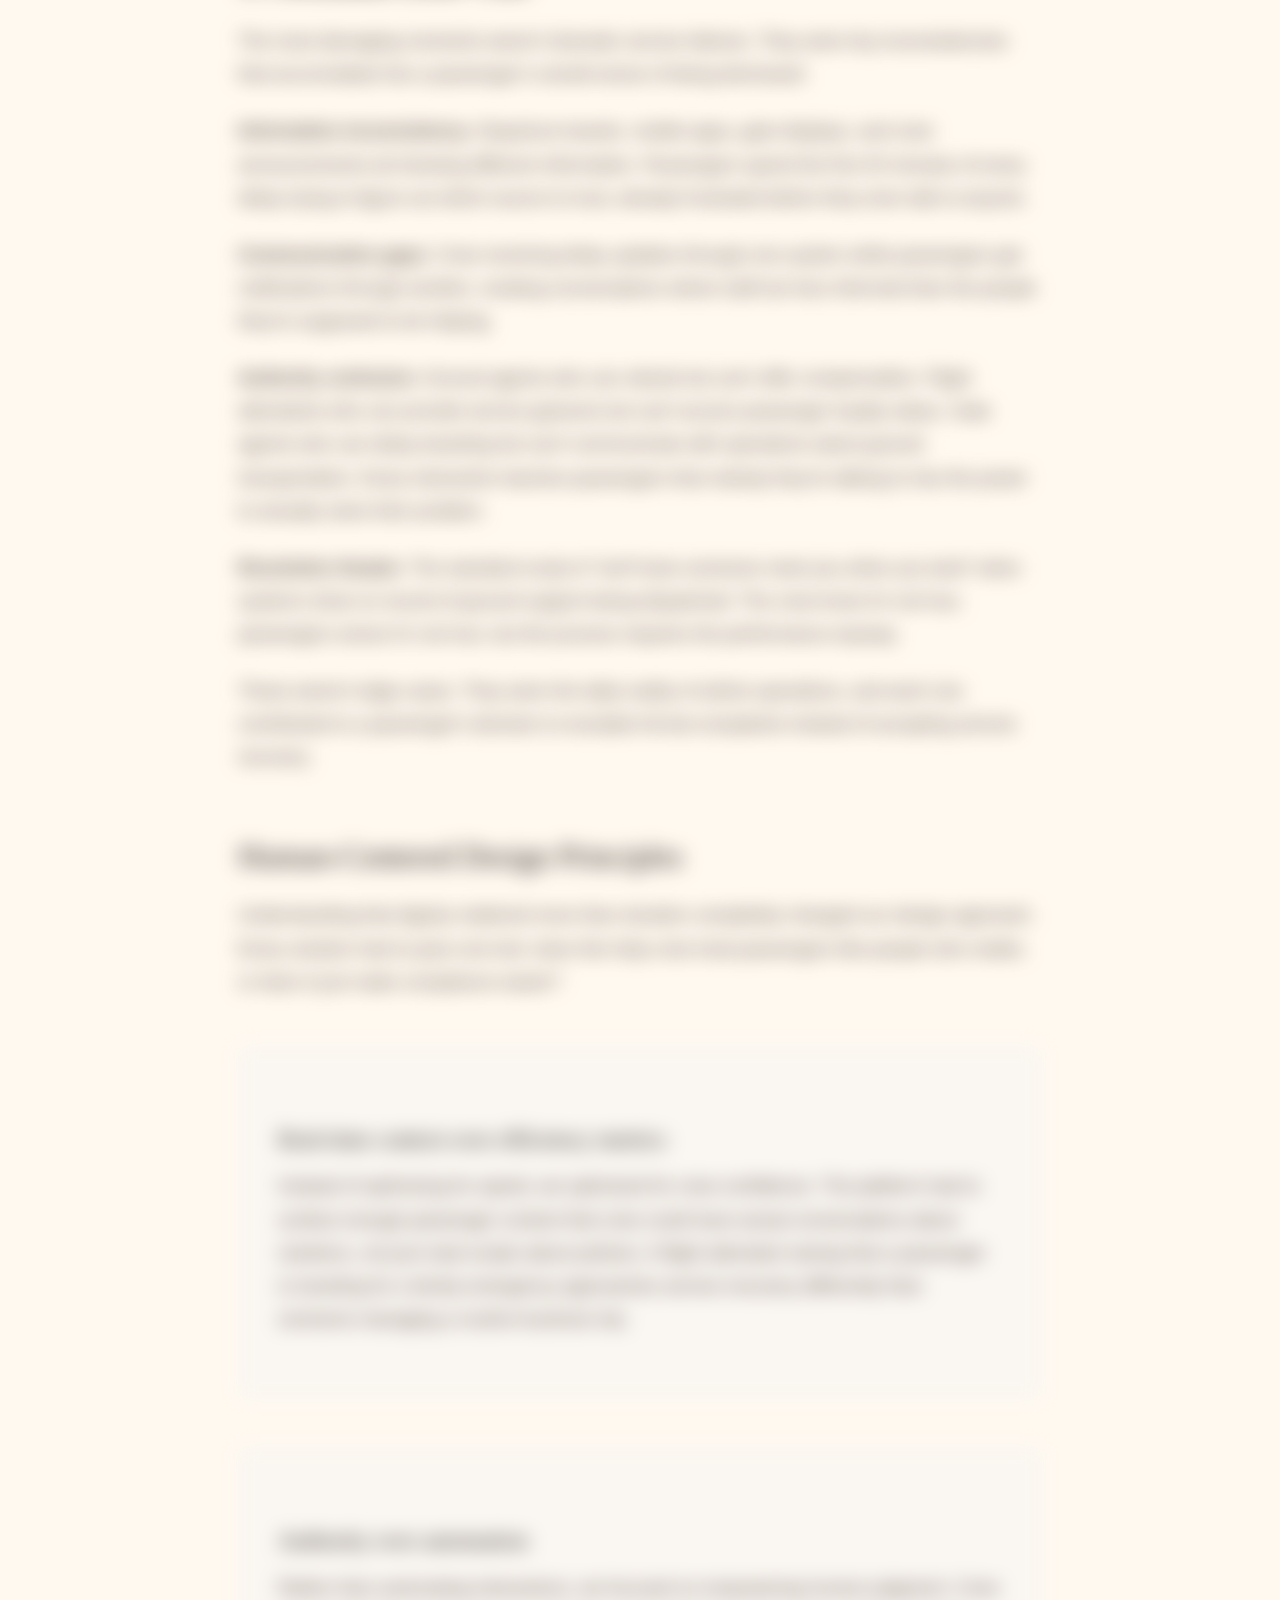
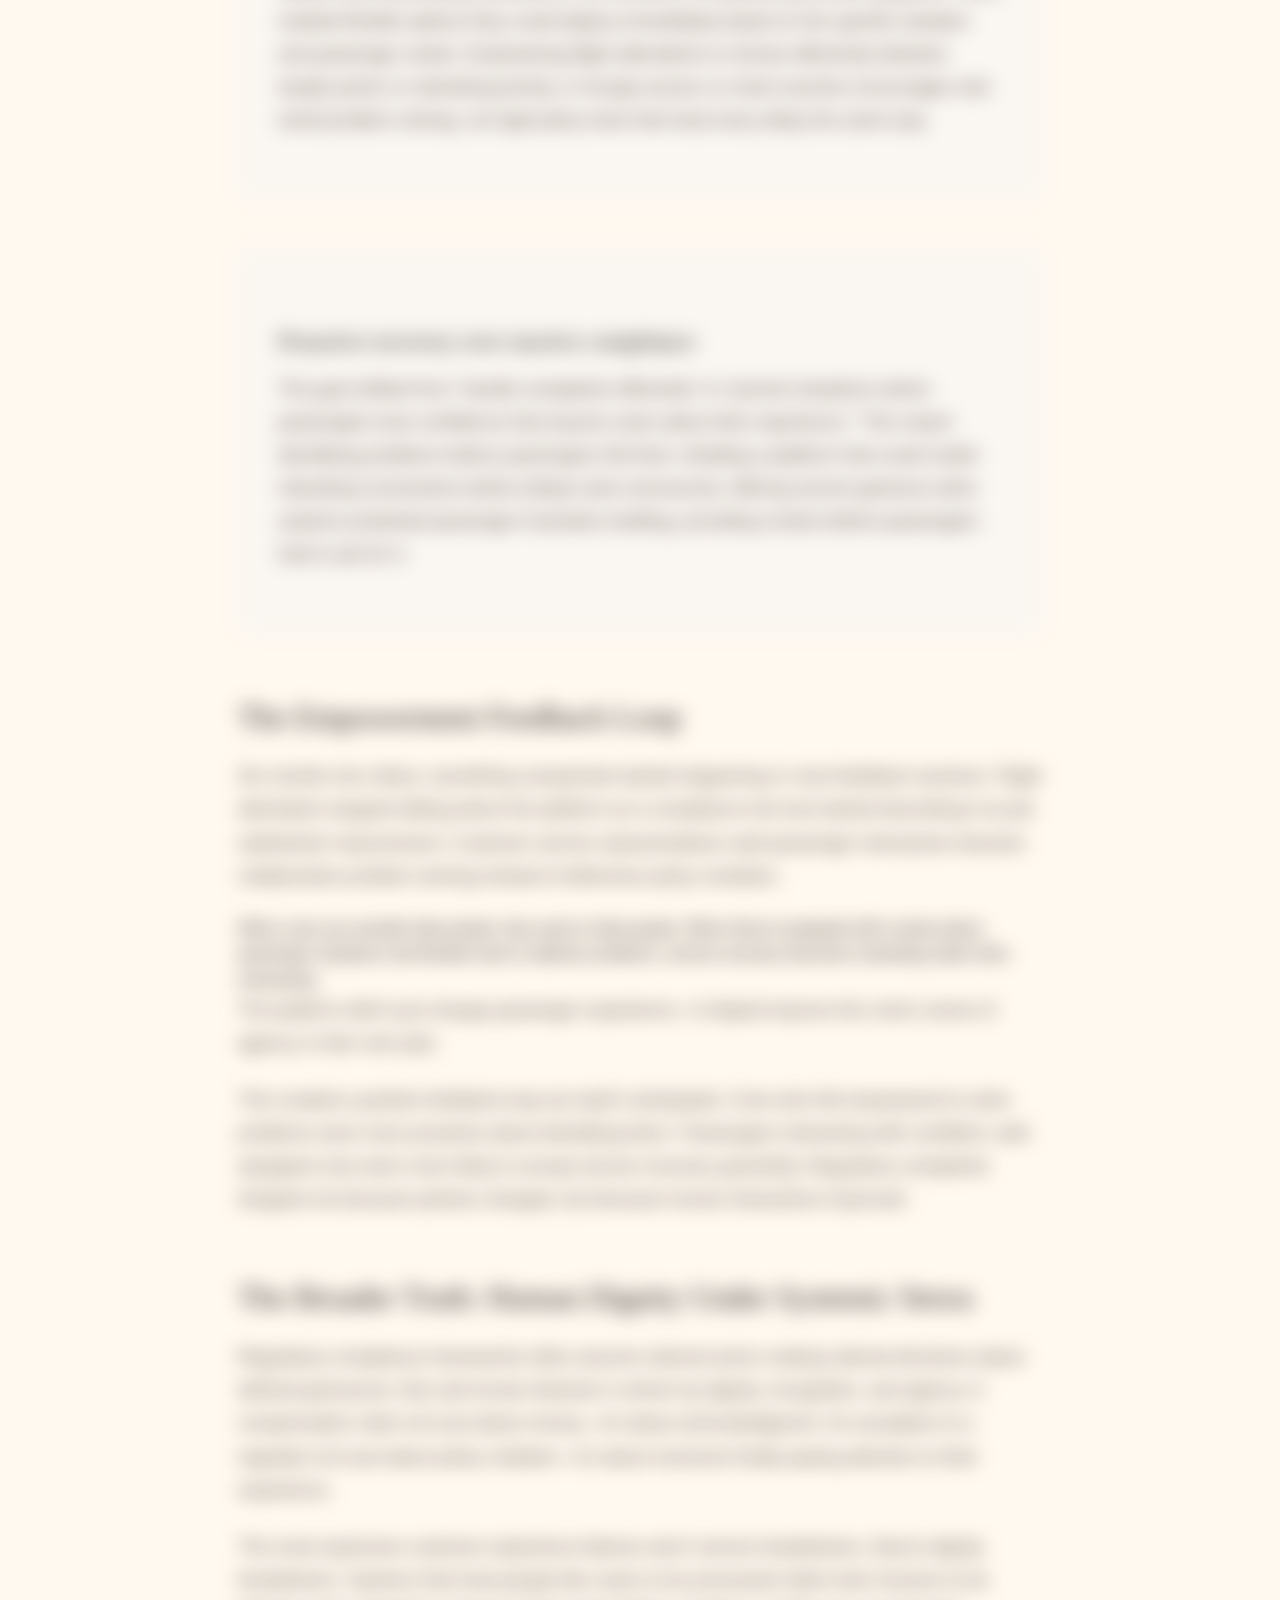
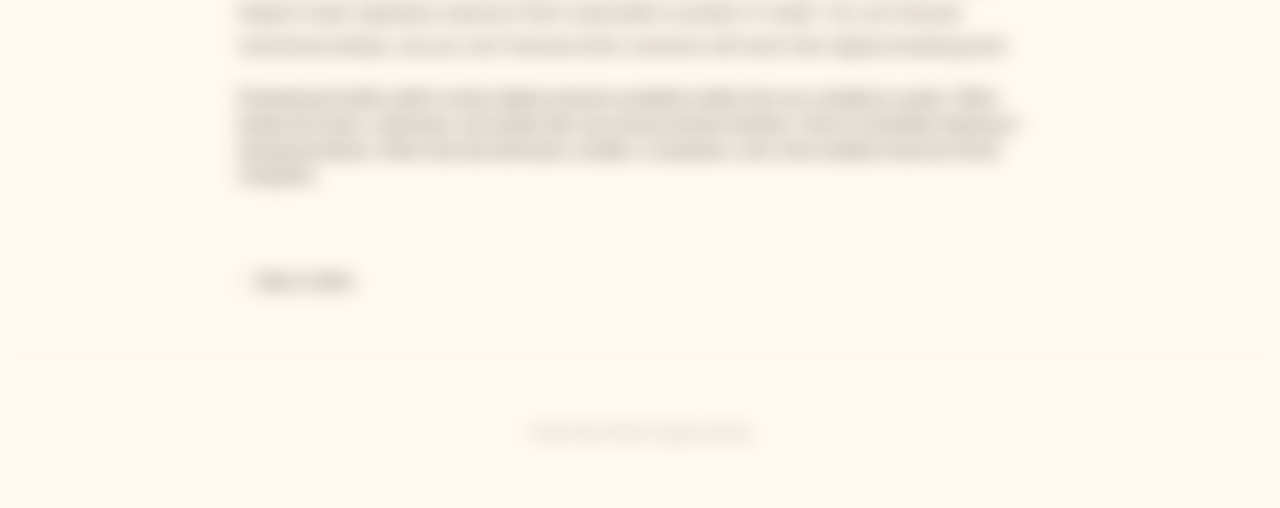
<file: operational-intelligence.html>
<!DOCTYPE html>
<html lang="en">
<head>
    <meta charset="UTF-8">
    <meta name="viewport" content="width=device-width, initial-scale=1.0">
    <title>Operational Intelligence: Service Under Pressure | Colin O'Neill</title>

    <!-- Password Protection -->
    <link rel="stylesheet" href="password-protection.css">

    <!-- External Stylesheet -->
    <link rel="stylesheet" href="styles.css">

</head>
<body>

    <nav>
        <a href="index.html" class="logo">Colin O'Neill</a>
        <div class="nav-links">
            <a href="index.html">Home</a>
            <a href="index.html?tab=journeys#work">Work</a>
            <a href="index.html#contact">Contact</a>
        </div>
    </nav>

    <article class="container">
        <a href="index.html?tab=journeys#work" class="back-link">← Back to Work</a>

        <header class="case-study-header">
            <span class="label">Case Study</span>
            <div class="subtitle">Operational Intelligence</div>
            <h1>Service Under Pressure</h1>
        </header>

        <section class="case-study-content">
            <p>The passenger in 14C wasn't trying to make trouble. He'd flown this route dozens of times and made the connecting flight on time. But on this trip, something changed. The departure board showed "Delayed" with no context. The gate announcement came late and contradicted what his app said. Onboard, the crew was polite, but they had no real-time information to share. When turbulence hit, small frustrations compounded—the drink service stopped one row before his, connection information remained vague, and every interaction reinforced the same message: the system wasn't working for him today, and he was on his own.</p>

            <div class="pullquote">
                By the time the plane touches down, 14C isn't just tired. He's feeling that strange cocktail of sore, restless, and mad-at-the-world that only air travel can produce. The compensation claim wasn't about money—it was about acknowledgment that his experience mattered. This was about dignity, not duration. That insight changed everything about how we approached the solution.
            </div>

            <h2>What We Saw in the Jumpseat</h2>

            <p>For two weeks, we sat with crew members during their shifts, in galley conversations between services, at gates during boarding chaos, in jumpseat conversations where they admitted what they couldn't say to passengers. What emerged was a map of system constraints and small human failures that create big regulatory exposure.</p>

            <ul>
                <li>Flight attendants forced to deliver updates they knew were wrong because ground control hadn't updated the crew app.</li>
                <li>Gate agents apologizing for delays they couldn't explain because operations hadn't shared the real reason.</li>
                <li>Crew members saying "we'll have someone meet you at the gate" knowing no one would be there, because the system had no way to coordinate ground support.</li>
            </ul>

            <p><strong>The escalation trap:</strong> Every "I don't know" forced crew into an impossible position—apologize for information they don't control, or escalate to overwhelmed supervisors who also lack real-time context. Meanwhile, 200 passengers watch this theater of powerlessness play out, learning that nobody on the flight has the tools or authority to actually help them. The crew weren't failing. The system was failing them, and passengers could sense it.</p>

            <h2>A Thousand Little Cuts</h2>

            <p>The most damaging moments weren't dramatic service failures. They were tiny inconsistencies that accumulated into a passenger's overall sense of being dismissed:</p>

            <p><strong>Information inconsistency:</strong> Departure boards, mobile apps, gate displays, and crew announcements all showing different information. Passengers spend the first 20 minutes of every delay trying to figure out which source to trust, already frustrated before they even talk to anyone.</p>

            <p><strong>Communication gaps:</strong> Crew receiving delay updates through one system while passengers get notifications through another, creating conversations where staff are less informed than the people they're supposed to be helping.</p>

            <p><strong>Authority confusion:</strong> Ground agents who can rebook but can't offer compensation. Flight attendants who can provide service gestures but can't access passenger loyalty status. Gate agents who can delay boarding but can't communicate with operations about ground transportation. Every interaction teaches passengers that nobody they're talking to has the power to actually solve their problem.</p>

            <p><strong>Resolution theater:</strong> The standard script of "we'll have someone meet you when you land" when systems show no record of ground support being dispatched. The crew know it's not true, passengers sense it's not true, but the process requires the performance anyway.</p>

            <p>These weren't edge cases. They were the daily reality of airline operations, and each one contributed to a passenger's decision to escalate formal complaints instead of accepting service recovery.</p>

            <h2>Human-Centered Design Principles</h2>

            <p>Understanding that dignity mattered more than duration completely changed our design approach. Every solution had to pass one test: does this help crew treat passengers like people who matter, or does it just make compliance easier?</p>

            <div class="insight-box">
                <h3>Real-time context over efficiency metrics</h3>
                <p>Instead of optimizing for speed, we optimized for crew confidence. The platform had to surface enough passenger context that crew could have actual conversations about solutions, not just read scripts about policies. A flight attendant seeing that a passenger is traveling for a family emergency approaches service recovery differently than someone managing a routine business trip.</p>
            </div>

            <div class="insight-box">
                <h3>Authority over automation</h3>
                <p>Rather than automating interactions, we focused on empowering human judgment. Crew needed flexible options they could deploy immediately based on the specific situation and passenger needs. Empowering flight attendants to choose effectively between loyalty points vs rebooking priority, or lounge access vs meal vouchers encourages real-world problem solving, not rigid policy trees that treat every delay the same way.</p>
            </div>

            <div class="insight-box">
                <h3>Proactive recovery over reactive compliance</h3>
                <p>The goal shifted from "handle complaints efficiently" to "prevent situations where passengers lose confidence that anyone cares about their experience." This meant identifying problems before passengers felt them. Building a platform that could model rebooking connections before delays were announced, offering service gestures when systems predicted passenger frustration building, providing context before passengers had to ask for it.</p>
            </div>

            <h2>The Empowerment Feedback Loop</h2>

            <p>Six months into rollout, something unexpected started happening in crew feedback sessions. Flight attendants stopped talking about the platform as a compliance tool and started describing it as job satisfaction improvement. Customer service representatives said passenger interactions became collaborative problem-solving instead of defensive policy recitation.</p>

            <div class="pullquote">
                When crew can actually help people, they want to help people. When they're equipped with context about passenger situations and flexible tools to address problems, service recovery becomes rewarding rather than exhausting.
            </div>

            <p>The platform didn't just change passenger experience—it helped improve the crew's sense of agency in their own jobs.</p>

            <p>This created a positive feedback loop we hadn't anticipated. Crew who felt empowered to solve problems were more proactive about identifying them. Passengers interacting with confident, well-equipped crew were more likely to accept service recovery gracefully. Regulatory complaints dropped not because policies changed, but because human interactions improved.</p>

            <h2>The Broader Truth: Human Dignity Under Systemic Stress</h2>

            <p>Regulatory compliance frameworks often assume rational actors making rational decisions about defined grievances. But real human behavior is driven by dignity, recognition, and agency. A compensation claim isn't just about money—it's about acknowledgment. An escalation to a regulator isn't just about policy violation—it's about someone finally paying attention to their experience.</p>

            <p>The most expensive customer experience failures aren't service breakdowns, they're dignity breakdowns. Systems that treat people like cases to be processed rather than humans to be helped create regulatory exposure that's impossible to predict or model. You can forecast mechanical delays, but you can't forecast when someone will reach their dignity breaking point.</p>

            <div class="pullquote">
                Empowering frontline staff to restore dignity prevents escalations better than any compliance system. When people feel heard, understood, and treated with care during stressful situations, they're remarkably forgiving of operational failures. When they feel dismissed, invisible, or powerless, even minor problems become formal complaints.
            </div>
        </section>

        <a href="index.html?tab=journeys#work" class="back-link">← Back to Work</a>
    </article>

    <footer style="padding: 4rem 3rem; border-top: 1px solid var(--border-color); margin-top: 4rem; opacity: 0.5; font-size: 0.8rem; text-align: center;">
        © 2025 Colin O'Neill. All rights reserved.
    </footer>

    <!-- Password Protection Script -->
    <script src="password-protection.js"></script>

</body>
</html>
</file>
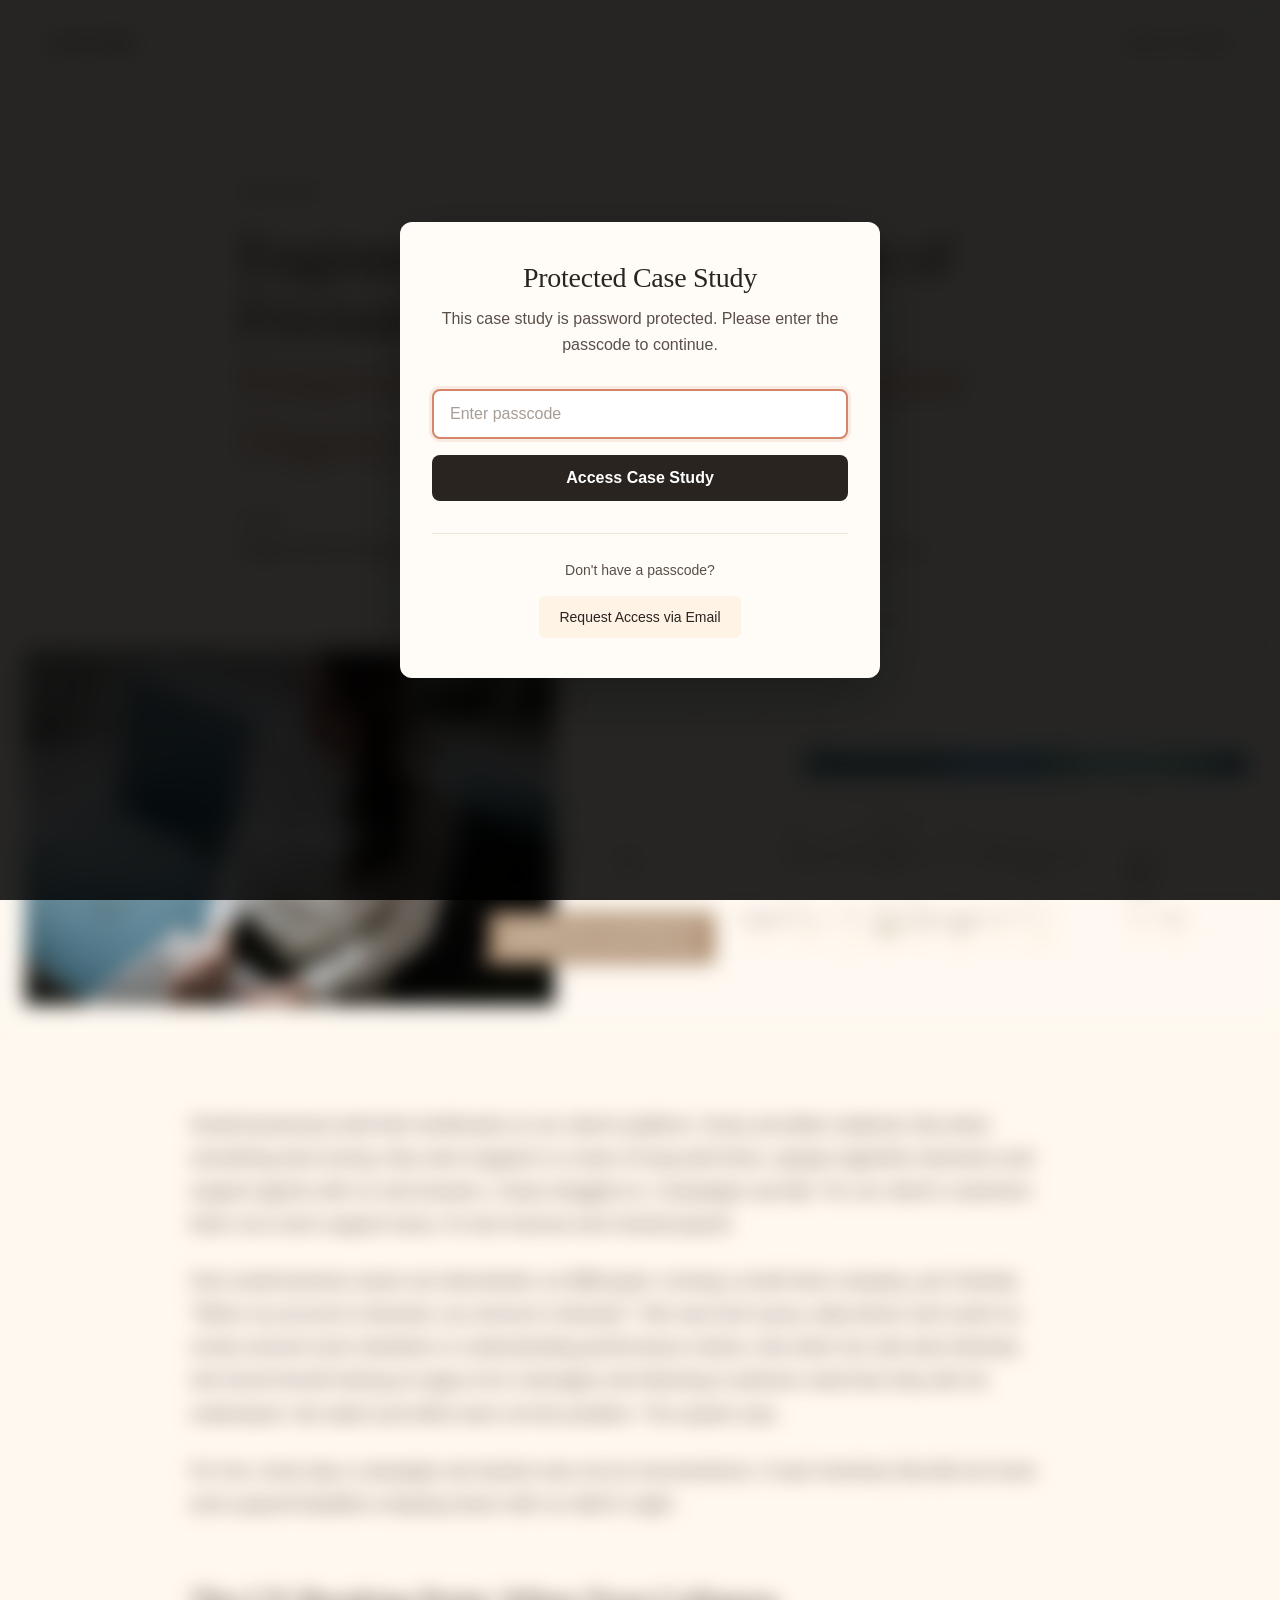
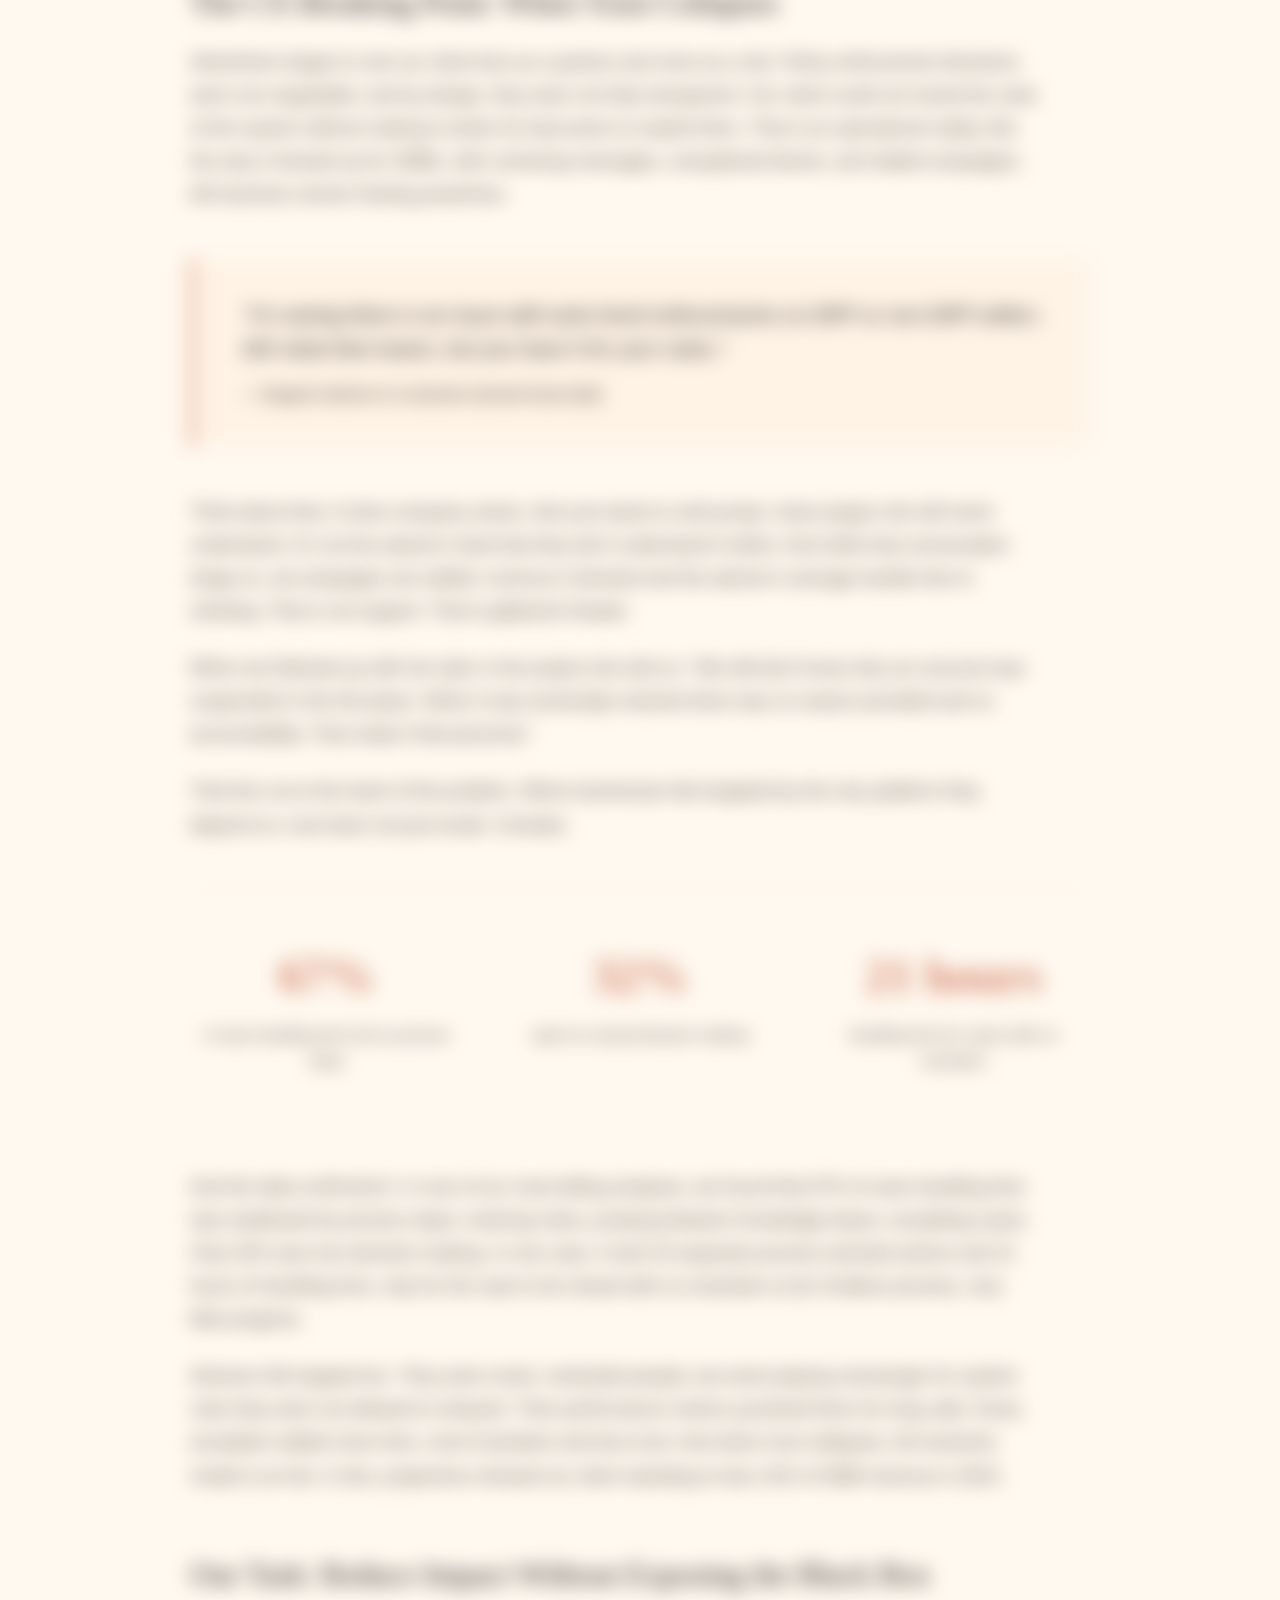
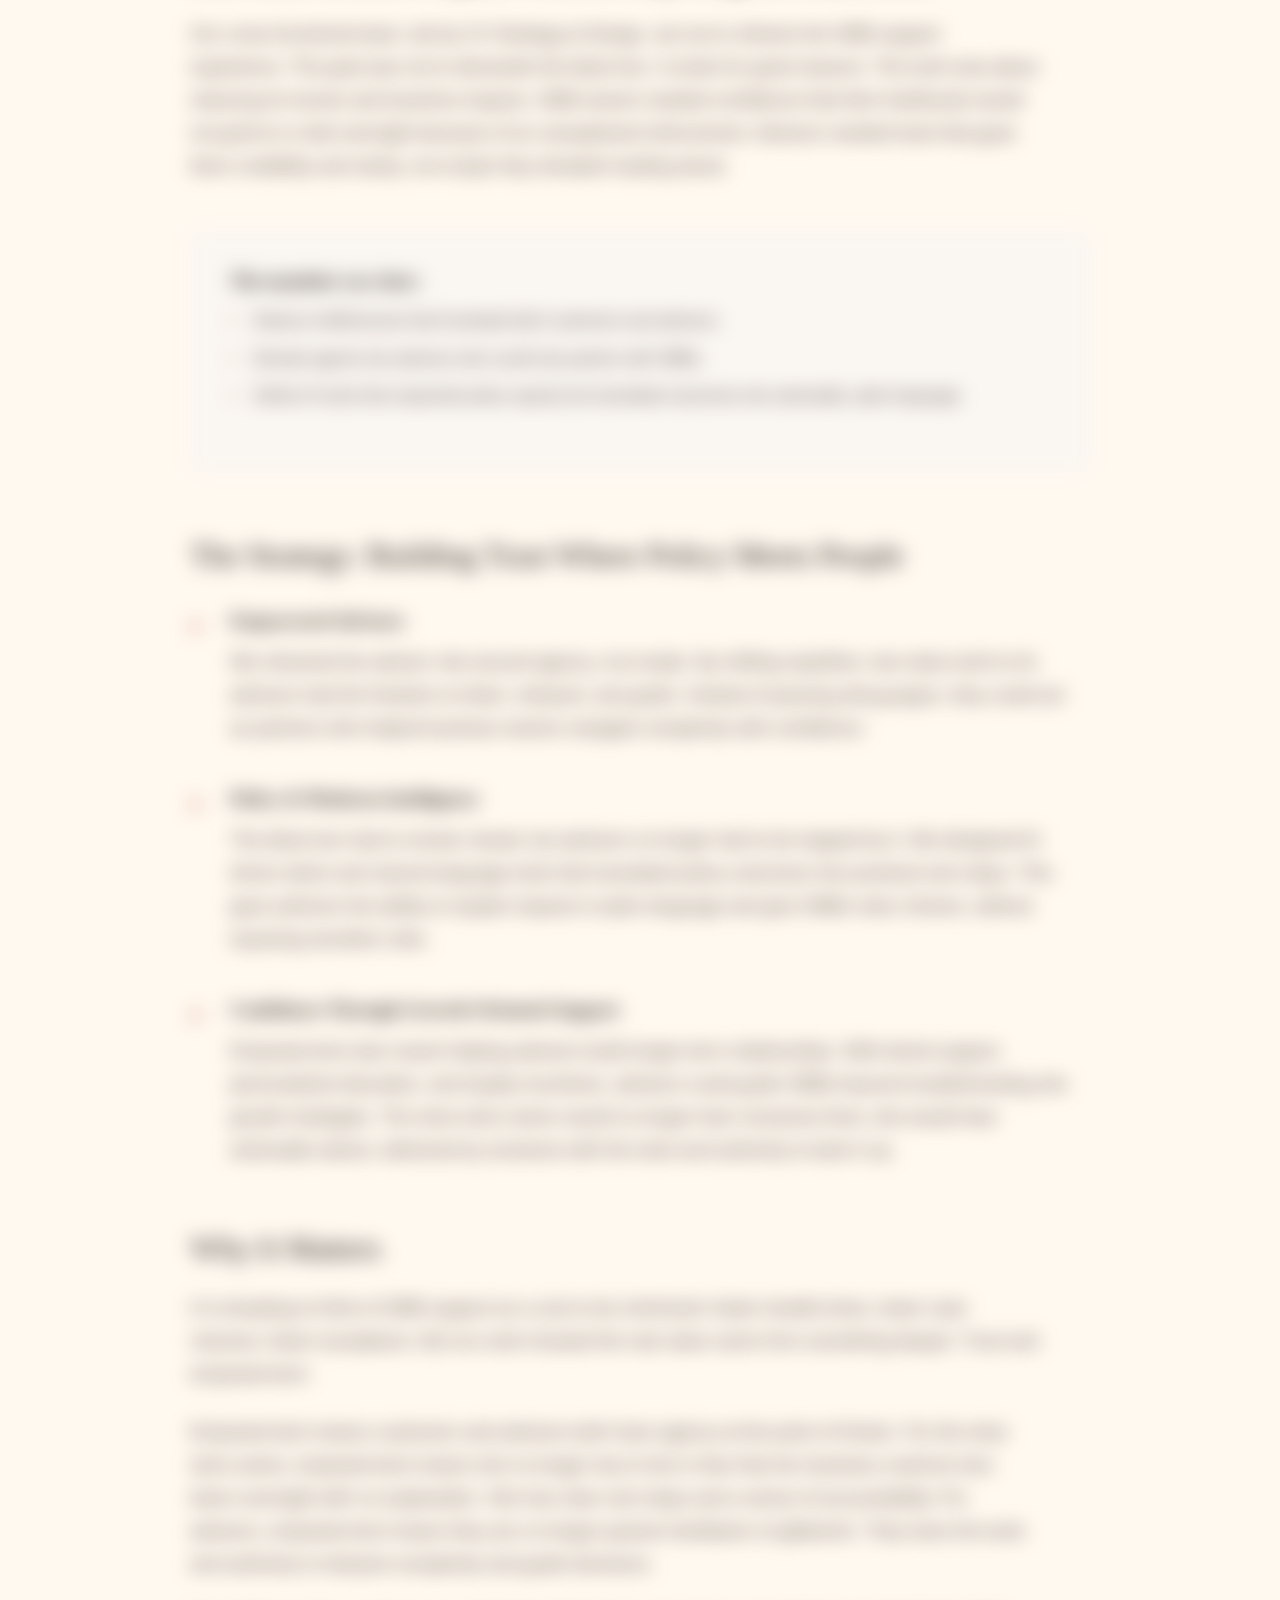
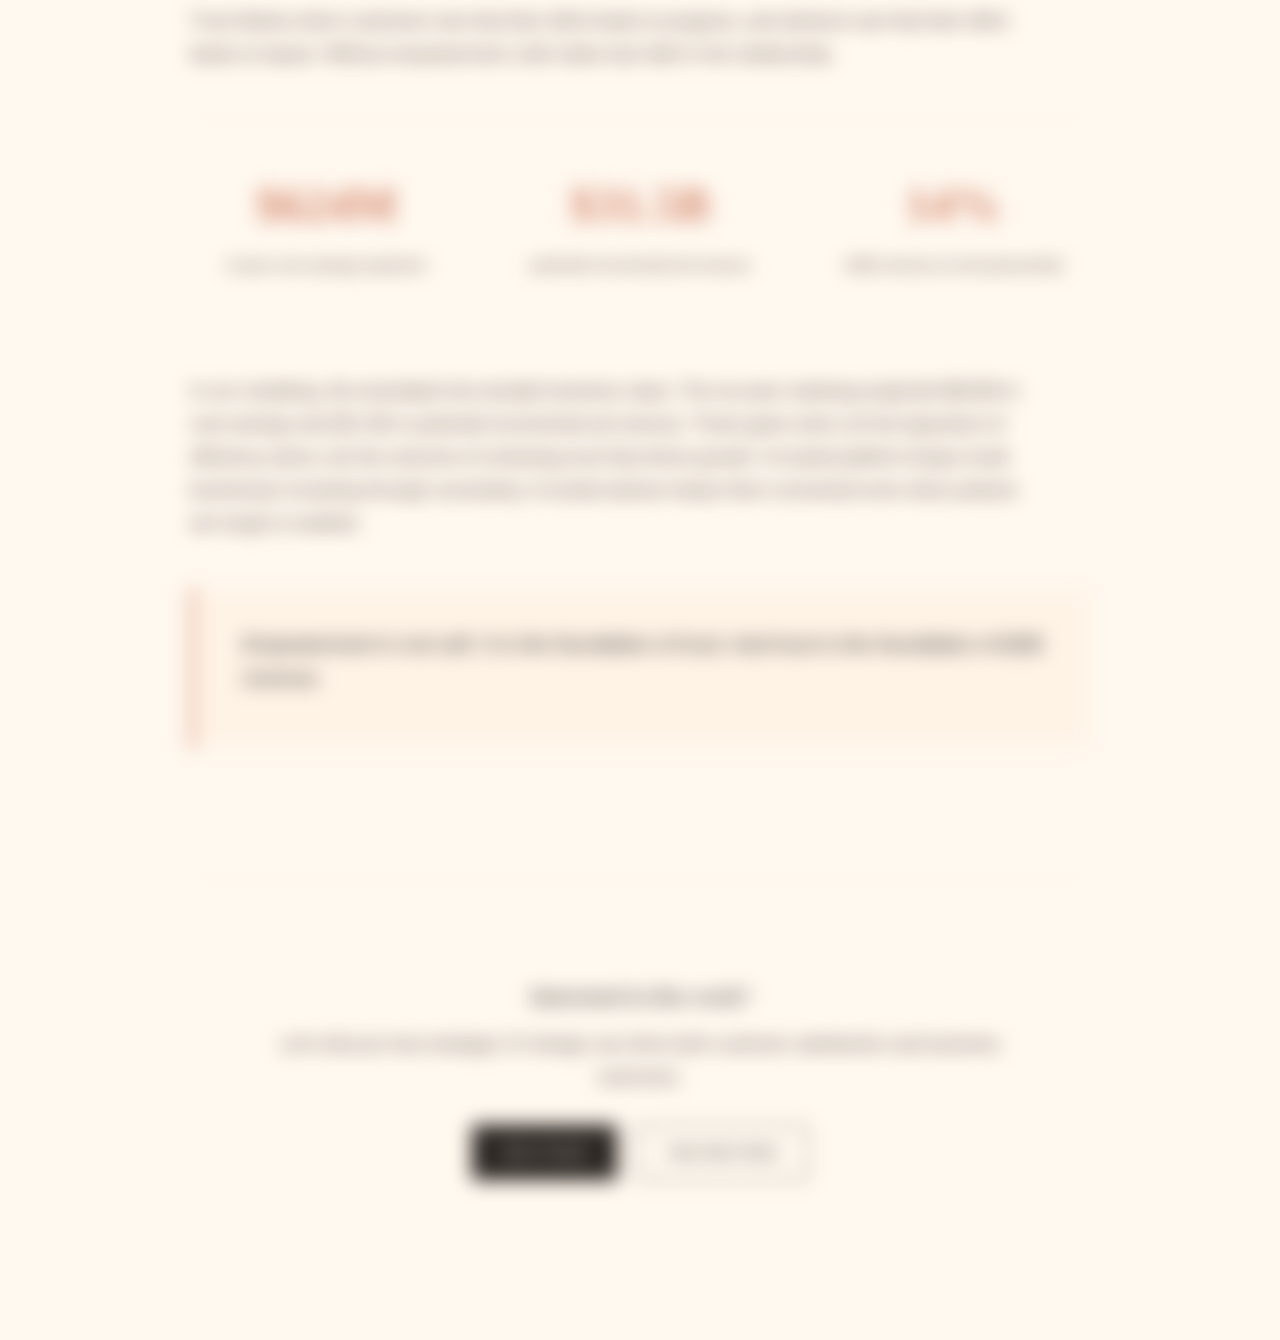
<file: social-ad-platform-case-study.html>
<!DOCTYPE html>
<html lang="en">
<head>
    <meta charset="UTF-8">
    <meta name="viewport" content="width=device-width, initial-scale=1.0">
    <title>Engineering Trust at the Point of Friction | Colin O'Neill</title>

    <!-- SEO Meta Tags -->
    <meta name="description" content="Transformation of a global ad platform's enforcement ecosystem, shifting from opaque policing to transparent partnership. Achieved 14% reduction in revenue churn through AI-powered decision transparency.">
    <meta name="author" content="Colin O'Neill">
    <meta name="keywords" content="ad platform, trust engineering, AI transparency, service architecture, revenue retention, customer support transformation">

    <!-- Open Graph / Facebook -->
    <meta property="og:type" content="article">
    <meta property="og:url" content="https://www.colinoneill.net/social-ad-platform-case-study.html">
    <meta property="og:title" content="Engineering Trust at the Point of Friction | Colin O'Neill">
    <meta property="og:description" content="Six-year transformation roadmap delivering 14% reduction in revenue churn through transparent AI-powered enforcement.">
    <meta property="og:site_name" content="Colin O'Neill Portfolio">

    <!-- Twitter Card -->
    <meta name="twitter:card" content="summary_large_image">
    <meta name="twitter:title" content="Engineering Trust at the Point of Friction">
    <meta name="twitter:description" content="Transforming ad platform enforcement with AI transparency and partnership.">

    <!-- External Stylesheet -->
    <link rel="stylesheet" href="styles.css">

    <!-- Password Protection -->
    <link rel="stylesheet" href="password-protection.css">
</head>
<body>

    <nav>
        <a href="index.html?tab=journeys#work" class="logo">Colin O'Neill</a>
        <a href="index.html?tab=journeys#work" class="back-link">← Back to Portfolio</a>
    </nav>

    <header class="case-study-header container">
        <span class="label">Case Study</span>
        <h1>Engineering Trust at the Point of Friction:<br><span class="accent">Empowering Advisors to Restore Dignity</span></h1>

        <div class="case-study-meta">
            <div class="meta-item">
                <span class="meta-label">Client</span>
                <span class="meta-value">Global Social Ad Platform</span>
            </div>
            <div class="meta-item">
                <span class="meta-label">Role</span>
                <span class="meta-value">CX Strategy & Design Lead</span>
            </div>
            <div class="meta-item">
                <span class="meta-label">Focus</span>
                <span class="meta-value">SMB Support, AI Operations, Trust</span>
            </div>
        </div>
    </header>

    <div class="hero-image">
        <img src="images/F4_1.jpg" alt="Engineering Trust Case Study Hero Image" loading="lazy" width="1200" height="800">
    </div>

    <article class="case-study-content container">

        <p>Small businesses built their livelihoods on our client's platform. Every ad dollar mattered. But when something went wrong, they were trapped in a maze of long wait times, opaque algorithm decisions and support agents with no real answers. Cases dragged on. Campaigns sat idle. For our client's customers that's not a tech support issue, it's lost revenue and missed payroll.</p>

        <p>One small business owner we interviewed, an MBA grad. running a small shoe company, put it bluntly: "When my account is blocked, my revenue is blocked." She was tech-savvy, data-driven and could run circles around most marketers in understanding performance metrics. But when her ads were blocked, she found herself staring at vague error messages and listening to advisors read lines they did not understand. Her talent and effort were not the problem. The system was.</p>

        <p>For her, every day a campaign sat inactive was not an inconvenience. It was inventory that did not move and a payroll deadline creeping closer with no relief in sight.</p>

        <h2>The CX Breaking Point: When Trust Collapses</h2>

        <p>Advertisers began to see our client less as a partner and more as a risk. Policy enforcement decisions were non-negotiable, and by design, they were not fully transparent. Our client could not reveal the rules of the system without making it easier for bad actors to exploit them. That is an operational reality. But the way it showed up for SMBs, with confusing messages, unexplained blocks, and stalled campaigns, left business owners feeling powerless.</p>

        <div class="quote-callout">
            <p>"I'm seeing there is an issue with actor-level enforcements on DRP vs non-DRP sellers. IDK what that means, but you have it for your notes."</p>
            <span class="quote-attribution">— Support advisor to customer (actual transcript)</span>
        </div>

        <p>Think about that. A shoe company owner, who just wants to sell pumps, hears jargon she will never understand. It's not the advisor's fault that they don't understand it either. And while that conversation drags on, ad campaigns are stalled, revenue is blocked and the advisor's average handle time is climbing. That is not support. That is gibberish theater.</p>

        <p>When we followed up with her later in the project she told us: "We still don't know why our account was suspended in the first place. When it was eventually restored there was no reason provided and no accountability. That made it feel personal."</p>

        <p>That line cut to the heart of the problem. When businesses feel targeted by the very platform they depend on, trust does not just erode. It breaks.</p>

        <div class="stats-grid">
            <div class="stat-item">
                <span class="stat-number">67%</span>
                <span class="stat-label">of case handling time lost to process steps</span>
            </div>
            <div class="stat-item">
                <span class="stat-number">32%</span>
                <span class="stat-label">spent on actual decision-making</span>
            </div>
            <div class="stat-item">
                <span class="stat-number">21 hours</span>
                <span class="stat-label">handling time for cases with no resolution</span>
            </div>
        </div>

        <p>And the data confirmed it. In one of our most telling analyses, we found that 67% of case handling time was swallowed by process steps: entering notes, jumping between knowledge bases, escalating cases. Only 32% was true decision-making. In one case, it took 33 separate process-oriented actions and 21 hours of handling time, only for the case to be closed with no resolution at all. Endless process, very little progress.</p>

        <p>Advisors felt trapped too. They were smart, motivated people, but stuck playing messenger for system rules they were not allowed to interpret. Their performance metrics punished them for long calls. Every escalation added more time, more frustration and less trust. And when trust collapses, the business model is at risk. In fact, projections showed our client standing to lose 14% of SMB revenue in 2023.</p>

        <h2>Our Task: Reduce Impact Without Exposing the Black Box</h2>

        <p>Our cross-functional team, led by CX Strategy & Design, set out to reframe the SMB support experience. The goal was not to dismantle the black box. It exists for good reasons. The work was about reducing its human and business impacts. SMB owners needed confidence that their livelihoods would not grind to a halt overnight because of an unexplained enforcement. Advisors needed tools that gave them credibility and clarity, not scripts they dreaded reading aloud.</p>

        <div class="insight-box">
            <h4>The mandate was clear:</h4>
            <ul style="list-style: none; padding-left: 1.5rem; margin-top: 1rem;">
                <li style="margin-bottom: 0.75rem; position: relative; color: var(--text-secondary);">
                    <span style="position: absolute; left: -1.5rem; color: var(--accent-green); font-weight: bold;">•</span>
                    Reduce inefficiencies that frustrated both customers and advisors.
                </li>
                <li style="margin-bottom: 0.75rem; position: relative; color: var(--text-secondary);">
                    <span style="position: absolute; left: -1.5rem; color: var(--accent-green); font-weight: bold;">•</span>
                    Elevate agents into advisors who could truly partner with SMBs.
                </li>
                <li style="position: relative; color: var(--text-secondary);">
                    <span style="position: absolute; left: -1.5rem; color: var(--accent-green); font-weight: bold;">•</span>
                    Define AI tools that respected policy opacity but translated outcomes into actionable, plain language.
                </li>
            </ul>
        </div>

        <h2>The Strategy: Building Trust Where Policy Meets People</h2>

        <ul class="strategy-list">
            <li>
                <strong>Empowered Advisors</strong>
                <p>We reframed the advisor role around agency, not scripts. By shifting repetitive, low-value work to AI, advisors had the freedom to listen, interpret, and guide. Instead of passing along jargon, they could act as partners who helped business owners navigate complexity with confidence.</p>
            </li>
            <li>
                <strong>Policy & Platform Intelligence</strong>
                <p>The black box had to remain closed, but advisors no longer had to be trapped by it. We designed AI-driven alerts and natural language tools that translated policy outcomes into practical next steps. This gave advisors the ability to explain impacts in plain language and give SMBs clear choices, without exposing sensitive rules.</p>
            </li>
            <li>
                <strong>Confidence Through Growth-Oriented Support</strong>
                <p>Empowerment also meant helping advisors build longer-term relationships. With tiered support, personalized education, and loyalty incentives, advisors could guide SMBs beyond troubleshooting into growth strategies. The shoe store owner would no longer hear nonsense lines; she would hear actionable advice, delivered by someone with the tools and authority to back it up.</p>
            </li>
        </ul>

        <!-- INLINE BODY IMAGE EXAMPLE
        Use this structure to add charts, diagrams, or other visual content within your case study.
        Recommended image dimensions: 1800px width for optimal retina display (2x the 900px container max-width).
        Maintain appropriate aspect ratio for your content (16:9 for charts, 4:3 for diagrams, etc.)

        <div class="image-showcase">
            <div class="image-container">
                <img src="images/your-chart-or-diagram.jpg" alt="Descriptive alt text for accessibility">
                <p class="image-caption">Caption explaining what the chart or diagram shows</p>
            </div>
        </div>
        -->

        <h2>Why It Matters</h2>

        <p>It is tempting to think of SMB support as a cost to be minimized: faster handle times, lower case volumes, fewer escalations. But our work showed the real value came from something deeper. Trust and empowerment.</p>

        <p>Empowerment means customers and advisors both have agency at the point of friction. For the shoe store owner, empowerment means she no longer has to live in fear that her business could be shut down overnight with no explanation. She has clear next steps and a sense of accountability. For advisors, empowerment means they are no longer passive facilitators of gibberish. They have the tools and authority to interpret complexity and guide decisions.</p>

        <p>Trust follows when customers see that their effort leads to progress, and advisors see that their effort leads to impact. Without empowerment, both sides lose faith in the relationship.</p>

        <div class="stats-grid">
            <div class="stat-item">
                <span class="stat-number">$624M</span>
                <span class="stat-label">6-year cost savings projection</span>
            </div>
            <div class="stat-item">
                <span class="stat-number">$31.5B</span>
                <span class="stat-label">potential incremental ad revenue</span>
            </div>
            <div class="stat-item">
                <span class="stat-number">14%</span>
                <span class="stat-label">SMB revenue at risk (prevented)</span>
            </div>
        </div>

        <p>In our modeling, this translated into durable business value. The six-year roadmap projected $624M in cost savings and $31.5B in potential incremental ad revenue. Those gains were not the byproduct of efficiency alone, but the outcome of unlocking trust that drives growth. A trusted platform keeps small businesses investing through uncertainty. A trusted advisor keeps them connected even when policies are tough to swallow.</p>

        <div class="quote-callout">
            <p>Empowerment is not soft. It is the foundation of trust. And trust is the foundation of B2B revenue.</p>
        </div>

    </article>

    <footer class="container">
        <h3>Interested in this work?</h3>
        <p>Let's discuss how strategic CX design can drive both customer satisfaction and business outcomes.</p>
        <div class="footer-cta">
            <a href="index.html#contact" class="btn btn-primary">Get in Touch</a>
            <a href="index.html?tab=journeys#work" class="btn btn-secondary">View More Work</a>
        </div>
    </footer>

    <!-- Password Protection Script -->
    <script src="password-protection.js"></script>

</body>
</html>
</file>
<file: styles.css>
/* === COMPREHENSIVE CASE STUDY STYLES - COLIN O'NEILL PORTFOLIO === */

/* --- GLOBAL VARIABLES & RESET --- */
:root {
    --bg-color: #FFF9F0;
    --text-main: #2a2420;
    --text-secondary: #5a4f47;
    --accent-green: #D4856A;
    --accent-olive: #C99A6E;
    --accent-bg: #FFF3E6;
    --border-color: #F0E4D7;
    --spacing-unit: 1rem;
    --container-width: 1200px;
    --font-family-body: 'Helvetica Neue', Helvetica, Arial, sans-serif;
    --font-family-heading: 'Georgia', 'Times New Roman', serif;
}

* {
    box-sizing: border-box;
    margin: 0;
    padding: 0;
}

html {
    scroll-behavior: smooth;
}

body {
    font-family: var(--font-family-body);
    background-color: var(--bg-color);
    color: var(--text-main);
    line-height: 1.6;
    -webkit-font-smoothing: antialiased;
}

/* --- TYPOGRAPHY --- */
h1, h2, h3, h4 {
    font-family: var(--font-family-heading);
    font-weight: 600;
    letter-spacing: -0.01em;
    line-height: 1.15;
}

h1 { font-size: 3.5rem; margin-bottom: 2rem; font-weight: 500; line-height: 1.1; }
h2 { font-size: 2rem; color: var(--text-main); font-weight: 500; margin-top: 4rem; margin-bottom: 1.5rem; }
h3 { font-size: 1.5rem; margin-top: 2.5rem; margin-bottom: 1rem; font-weight: 500; }
h4 { font-size: 1.2rem; margin-top: 2rem; margin-bottom: 0.75rem; font-weight: 600; }

p {
    color: var(--text-secondary);
    margin-bottom: 1.5rem;
    font-size: 1.15rem;
    line-height: 1.8;
    max-width: 850px;
}

a { text-decoration: none; color: inherit; transition: opacity 0.2s; }
a:hover { opacity: 0.7; }

.accent { color: var(--accent-green); }

/* --- UTILITIES --- */
.container {
    max-width: 900px;
    margin: 0 auto;
    padding: 0 3rem;
}

.wide-container {
    max-width: var(--container-width);
    margin: 0 auto;
    padding: 0 3rem;
}

.label {
    text-transform: uppercase;
    font-size: 0.7rem;
    letter-spacing: 0.1em;
    color: var(--text-secondary);
    font-weight: 600;
    margin-bottom: 1.5rem;
    display: block;
}

/* --- NAVIGATION --- */
nav {
    padding: 2rem 3rem;
    display: flex;
    justify-content: space-between;
    align-items: center;
    border-bottom: 1px solid var(--border-color);
}
nav .logo {
    font-family: var(--font-family-body);
    font-weight: 600;
    font-size: 0.9rem;
    letter-spacing: 0.02em;
}
nav .back-link {
    font-size: 0.9rem;
    color: var(--text-secondary);
    text-decoration: underline;
    text-decoration-color: transparent;
    transition: text-decoration-color 0.2s;
}
nav .back-link:hover {
    text-decoration-color: var(--text-secondary);
    opacity: 1;
}

/* --- CASE STUDY HEADER --- */
.case-study-header {
    padding-top: 6rem;
    padding-bottom: 4rem;
    border-bottom: 1px solid var(--border-color);
}

.case-study-header h1 {
    max-width: 900px;
}

.case-study-meta {
    display: flex;
    gap: 3rem;
    margin-top: 2.5rem;
    flex-wrap: wrap;
    font-size: 0.95rem;
}

.meta-item {
    display: flex;
    flex-direction: column;
    gap: 0.5rem;
}

.meta-label {
    text-transform: uppercase;
    font-size: 0.7rem;
    letter-spacing: 0.1em;
    color: var(--text-secondary);
    font-weight: 600;
}

.meta-value {
    color: var(--text-main);
    font-weight: 500;
}

/* --- CASE STUDY CONTENT --- */
.case-study-content {
    padding: 5rem 0;
    overflow: hidden;
}

/* --- QUOTE CALLOUT --- */
.quote-callout {
    margin: 3rem 0;
    padding: 2.5rem 2rem 2.5rem 3rem;
    background-color: var(--accent-bg);
    border-left: 4px solid var(--accent-green);
    max-width: 100%;
}

.quote-callout p {
    font-size: 1.3rem;
    font-style: italic;
    color: var(--text-main);
    line-height: 1.6;
    margin-bottom: 1rem;
    max-width: 100%;
}

.quote-attribution {
    font-size: 0.95rem;
    color: var(--text-secondary);
    font-style: normal;
    font-weight: 600;
}

/* --- STATS HIGHLIGHT --- */
.stats-grid {
    display: grid;
    grid-template-columns: repeat(auto-fit, minmax(200px, 1fr));
    gap: 2.5rem;
    margin: 3rem 0;
    padding: 3rem 0;
    border-top: 1px solid var(--border-color);
}

.stat-item {
    text-align: center;
}

.stat-number {
    font-family: var(--font-family-heading);
    font-size: 3rem;
    font-weight: 600;
    color: var(--accent-green);
    display: block;
    margin-bottom: 0.5rem;
}

.stat-label {
    font-size: 0.95rem;
    color: var(--text-secondary);
    line-height: 1.4;
}

/* --- STRATEGY LIST --- */
.strategy-list {
    list-style: none;
    margin: 2rem 0;
    padding: 0;
}

.strategy-list li {
    margin-bottom: 2.5rem;
    padding-left: 2.5rem;
    position: relative;
}

.strategy-list li::before {
    content: "•";
    color: var(--accent-green);
    font-size: 2rem;
    font-weight: bold;
    position: absolute;
    left: 0;
    top: -0.3rem;
}

.strategy-list strong {
    display: block;
    font-size: 1.2rem;
    color: var(--text-main);
    margin-bottom: 0.5rem;
    font-family: var(--font-family-heading);
}

.strategy-list p {
    margin-bottom: 0;
}

/* --- INSIGHT BOX --- */
.insight-box {
    background-color: #FAF6F1;
    padding: 2.5rem;
    margin: 3rem 0;
    border-radius: 2px;
    max-width: 100%;
}

.insight-box h4 {
    margin-top: 0;
    color: var(--text-main);
}

.insight-box p {
    max-width: 100%;
}

/* --- HIGHLIGHT BOX (Air Canada variant) --- */
.highlight-box {
    background: var(--accent-bg);
    padding: 2.5rem;
    border-left: 4px solid var(--accent-green);
    margin: 3rem 0;
    max-width: 100%;
}
.highlight-box h3 {
    margin-top: 0;
    color: var(--text-main);
}
.highlight-box p {
    max-width: 100%;
}

/* --- CONTENT SECTIONS --- */
.content-section {
    max-width: 800px;
    margin: 3rem auto;
}

.section {
    padding-top: 4rem;
    padding-bottom: 4rem;
}

/* --- LISTS --- */
ul {
    margin: 1.5rem 0;
    padding-left: 2rem;
}
ul li {
    margin-bottom: 0.75rem;
    color: var(--text-secondary);
    line-height: 1.6;
}

/* --- FOOTER --- */
footer.container {
    padding: 4rem 3rem 10rem 3rem;
    border-top: 1px solid var(--border-color);
    text-align: center;
}

.footer-cta {
    margin-top: 2rem;
}

.btn {
    padding: 0.9rem 1.8rem;
    font-weight: 500;
    font-size: 0.95rem;
    border-radius: 2px;
    cursor: pointer;
    border: 1px solid transparent;
    transition: all 0.3s ease;
    display: inline-block;
}

.btn-primary {
    background-color: var(--text-main);
    color: #fff;
}

.btn-primary:hover {
    background-color: var(--accent-green);
    opacity: 1;
}

.btn-secondary {
    background-color: transparent;
    color: var(--text-main);
    border: 1px solid var(--text-main);
    margin-left: 1rem;
}

.btn-secondary:hover {
    background-color: var(--text-main);
    color: #fff;
    opacity: 1;
}

/* --- HERO IMAGE --- */
.hero-image {
    width: 100%;
    overflow: hidden;
}

.hero-image img {
    width: 100%;
    height: auto;
    display: block;
}

/* --- INLINE BODY IMAGES --- */
.image-showcase {
    padding: 0.5rem 0;
    margin: 0.375rem 0;
}
.image-container {
    max-width: 900px;
    margin: 0 auto;
    text-align: center;
}
.image-container img {
    max-width: 100%;
    height: auto;
    border-radius: 8px;
}
.image-caption {
    margin-top: 1.5rem;
    font-size: 0.95rem;
    color: var(--text-secondary);
    font-style: italic;
}

/* --- MOBILE RESPONSIVE --- */
@media (max-width: 768px) {
    /* Typography scaling */
    h1 { font-size: 2.25rem; }
    h2 {
        font-size: 1.5rem;
        margin-top: 3rem;
        margin-bottom: 1.25rem;
    }
    h3 {
        font-size: 1.25rem;
        margin-top: 2rem;
        margin-bottom: 0.875rem;
    }
    h4 {
        font-size: 1.05rem;
        margin-top: 1.5rem;
        margin-bottom: 0.625rem;
    }
    p {
        font-size: 1rem;
        line-height: 1.7;
        max-width: 100%;
    }

    /* Container and layout */
    .container, .wide-container { padding: 0 2rem; }

    /* Navigation */
    nav {
        padding: 1.5rem 2rem;
    }
    nav .logo {
        font-size: 0.85rem;
    }
    nav .back-link {
        font-size: 0.85rem;
        padding: 0.5rem 0;
        min-height: 44px;
        display: flex;
        align-items: center;
    }

    /* Header sections */
    .case-study-header { padding-top: 4rem; padding-bottom: 3rem; }
    .case-study-content { padding: 3rem 0; }

    /* Header h1 improvements */
    .case-study-header h1 {
        max-width: 100%;
    }
    .case-study-header h1 br {
        display: none; /* Remove forced line breaks on mobile */
    }
    .case-study-header h1 .accent {
        display: block;
        margin-top: 0.5rem;
        font-size: 0.95em;
    }

    /* Label sizing */
    .label {
        font-size: 0.7rem;
        letter-spacing: 0.08em;
        margin-bottom: 1rem;
    }

    /* Meta information */
    .case-study-meta {
        gap: 2rem 1.5rem;
        margin-top: 2rem;
    }
    .meta-label {
        font-size: 0.65rem;
    }
    .meta-value {
        font-size: 0.9rem;
        line-height: 1.4;
    }

    /* Stats grid */
    .stats-grid {
        grid-template-columns: 1fr;
        gap: 2rem;
    }
    .stat-number { font-size: 2.5rem; }
    .stat-label {
        font-size: 0.9rem;
        padding: 0 0.5rem;
    }

    /* Quote callout */
    .quote-callout {
        padding: 1.5rem 1.25rem;
        margin: 2rem 0;
    }
    .quote-callout p { font-size: 1.05rem; }

    /* Strategy list optimization */
    .strategy-list li {
        margin-bottom: 2rem;
        padding-left: 1.75rem;
    }
    .strategy-list li::before {
        font-size: 1.5rem;
        top: -0.2rem;
    }
    .strategy-list strong {
        font-size: 1.1rem;
    }

    /* Insight box */
    .insight-box {
        padding: 1.75rem 1.5rem;
        margin: 2.5rem 0;
    }

    /* Highlight box */
    .highlight-box {
        padding: 1.75rem 1.5rem;
        margin: 2.5rem 0;
    }

    /* Content sections */
    .section {
        padding-top: 3rem;
        padding-bottom: 3rem;
    }

    /* Inline body images */
    .image-showcase {
        padding: 0.375rem 0;
        margin: 0.25rem 0;
    }

    /* Footer CTA - stacked buttons */
    footer {
        padding-bottom: 6rem !important;
    }
    .footer-cta {
        display: flex;
        flex-direction: column;
        gap: 1rem;
        align-items: center;
        margin-bottom: 2rem;
    }
    .btn {
        width: 100%;
        max-width: 280px;
        text-align: center;
        min-height: 44px;
        padding: 0.75rem 1.5rem;
    }
    .btn-secondary {
        margin-left: 0;
    }

    /* Hero image edge bleed */
    .hero-image {
        margin: 0 -2rem;
    }
}

/* Small mobile devices */
@media (max-width: 480px) {
    h1 { font-size: 1.875rem; }
    h2 { font-size: 1.375rem; }
    h3 { font-size: 1.125rem; }

    .container, .wide-container { padding: 0 1.25rem; }

    /* Navigation margins for small screens */
    nav {
        padding: 1.5rem 1.25rem;
    }
    .case-study-header { padding-top: 2.5rem; padding-bottom: 2rem; }
    .stat-number { font-size: 2.25rem; }
    .quote-callout p { font-size: 1rem; }

    /* Header optimizations for small screens */
    .case-study-meta {
        gap: 1.5rem 1rem;
        margin-top: 1.5rem;
    }
    .meta-item {
        gap: 0.375rem;
    }
    .meta-value {
        font-size: 0.85rem;
        word-break: break-word;
    }

    .hero-image {
        margin: 0 -1.25rem;
    }
}
</file>
<file: password-protection.css>
/**
 * Password Protection Styles
 * Styling for the password modal and overlay
 */

/* Hide content until authenticated */
body.content-hidden {
    overflow: hidden;
}

body.content-hidden > *:not(#password-overlay) {
    filter: blur(10px);
    pointer-events: none;
    user-select: none;
}

body.content-visible {
    overflow: auto;
}

/* Password Overlay */
.password-overlay {
    position: fixed;
    top: 0;
    left: 0;
    width: 100%;
    height: 100%;
    background: rgba(0, 0, 0, 0.85);
    backdrop-filter: blur(8px);
    display: flex;
    align-items: center;
    justify-content: center;
    z-index: 10000;
    opacity: 1;
    transition: opacity 0.3s ease;
}

/* Password Modal */
.password-modal {
    background: #FFFCF7;
    border-radius: 12px;
    padding: 0;
    max-width: 480px;
    width: 90%;
    box-shadow: 0 20px 60px rgba(0, 0, 0, 0.3);
    animation: slideIn 0.4s ease;
}

@keyframes slideIn {
    from {
        opacity: 0;
        transform: translateY(-30px) scale(0.95);
    }
    to {
        opacity: 1;
        transform: translateY(0) scale(1);
    }
}

/* Shake animation for incorrect password */
@keyframes shake {
    0%, 100% { transform: translateX(0); }
    10%, 30%, 50%, 70%, 90% { transform: translateX(-10px); }
    20%, 40%, 60%, 80% { transform: translateX(10px); }
}

.password-modal.shake {
    animation: shake 0.5s;
}

/* Modal Content */
.password-modal-content {
    padding: 40px 32px;
}

.password-modal-content h2 {
    margin: 0 0 12px 0;
    font-size: 28px;
    font-weight: 500;
    color: #2a2420;
    text-align: center;
    font-family: Georgia, 'Times New Roman', serif;
}

.password-modal-content > p {
    margin: 0 0 32px 0;
    font-size: 16px;
    line-height: 1.6;
    color: #5a4f47;
    text-align: center;
    font-family: 'Helvetica Neue', Helvetica, Arial, sans-serif;
}

/* Form Styles */
#password-form {
    margin-bottom: 32px;
}

#password-input {
    width: 100%;
    padding: 14px 16px;
    font-size: 16px;
    border: 2px solid #F0E4D7;
    border-radius: 8px;
    outline: none;
    transition: all 0.2s ease;
    box-sizing: border-box;
    font-family: 'Helvetica Neue', Helvetica, Arial, sans-serif;
}

#password-input:focus {
    border-color: #D4856A;
    box-shadow: 0 0 0 3px rgba(212, 133, 106, 0.15);
}

#password-input::placeholder {
    color: #a89d95;
}

/* Error Message */
.error-message {
    margin-top: 12px;
    padding: 12px;
    background: #fee;
    border: 1px solid #fcc;
    border-radius: 6px;
    color: #c33;
    font-size: 14px;
    text-align: center;
    animation: fadeIn 0.3s ease;
}

@keyframes fadeIn {
    from { opacity: 0; }
    to { opacity: 1; }
}

/* Submit Button */
.submit-btn {
    width: 100%;
    padding: 14px 24px;
    margin-top: 16px;
    background: #2a2420;
    color: white;
    border: none;
    border-radius: 8px;
    font-size: 16px;
    font-weight: 600;
    cursor: pointer;
    transition: all 0.2s ease;
    font-family: 'Helvetica Neue', Helvetica, Arial, sans-serif;
}

.submit-btn:hover {
    background: #D4856A;
    transform: translateY(-1px);
    box-shadow: 0 4px 12px rgba(212, 133, 106, 0.3);
}

.submit-btn:active {
    transform: translateY(0);
}

/* Request Access Section */
.request-access {
    padding-top: 24px;
    border-top: 1px solid #F0E4D7;
    text-align: center;
}

.request-access p {
    margin: 0 0 12px 0;
    font-size: 14px;
    color: #5a4f47;
    font-family: 'Helvetica Neue', Helvetica, Arial, sans-serif;
}

.request-btn {
    display: inline-block;
    padding: 10px 20px;
    background: #FFF3E6;
    color: #2a2420;
    text-decoration: none;
    border-radius: 6px;
    font-size: 14px;
    font-weight: 500;
    transition: all 0.2s ease;
    font-family: 'Helvetica Neue', Helvetica, Arial, sans-serif;
}

.request-btn:hover {
    background: #D4856A;
    color: white;
}

/* Mobile Responsiveness */
@media (max-width: 640px) {
    .password-modal {
        width: 95%;
        max-width: none;
    }

    .password-modal-content {
        padding: 32px 24px;
    }

    .password-modal-content h2 {
        font-size: 24px;
    }

    .password-modal-content > p {
        font-size: 15px;
        margin-bottom: 24px;
    }
}
</file>
